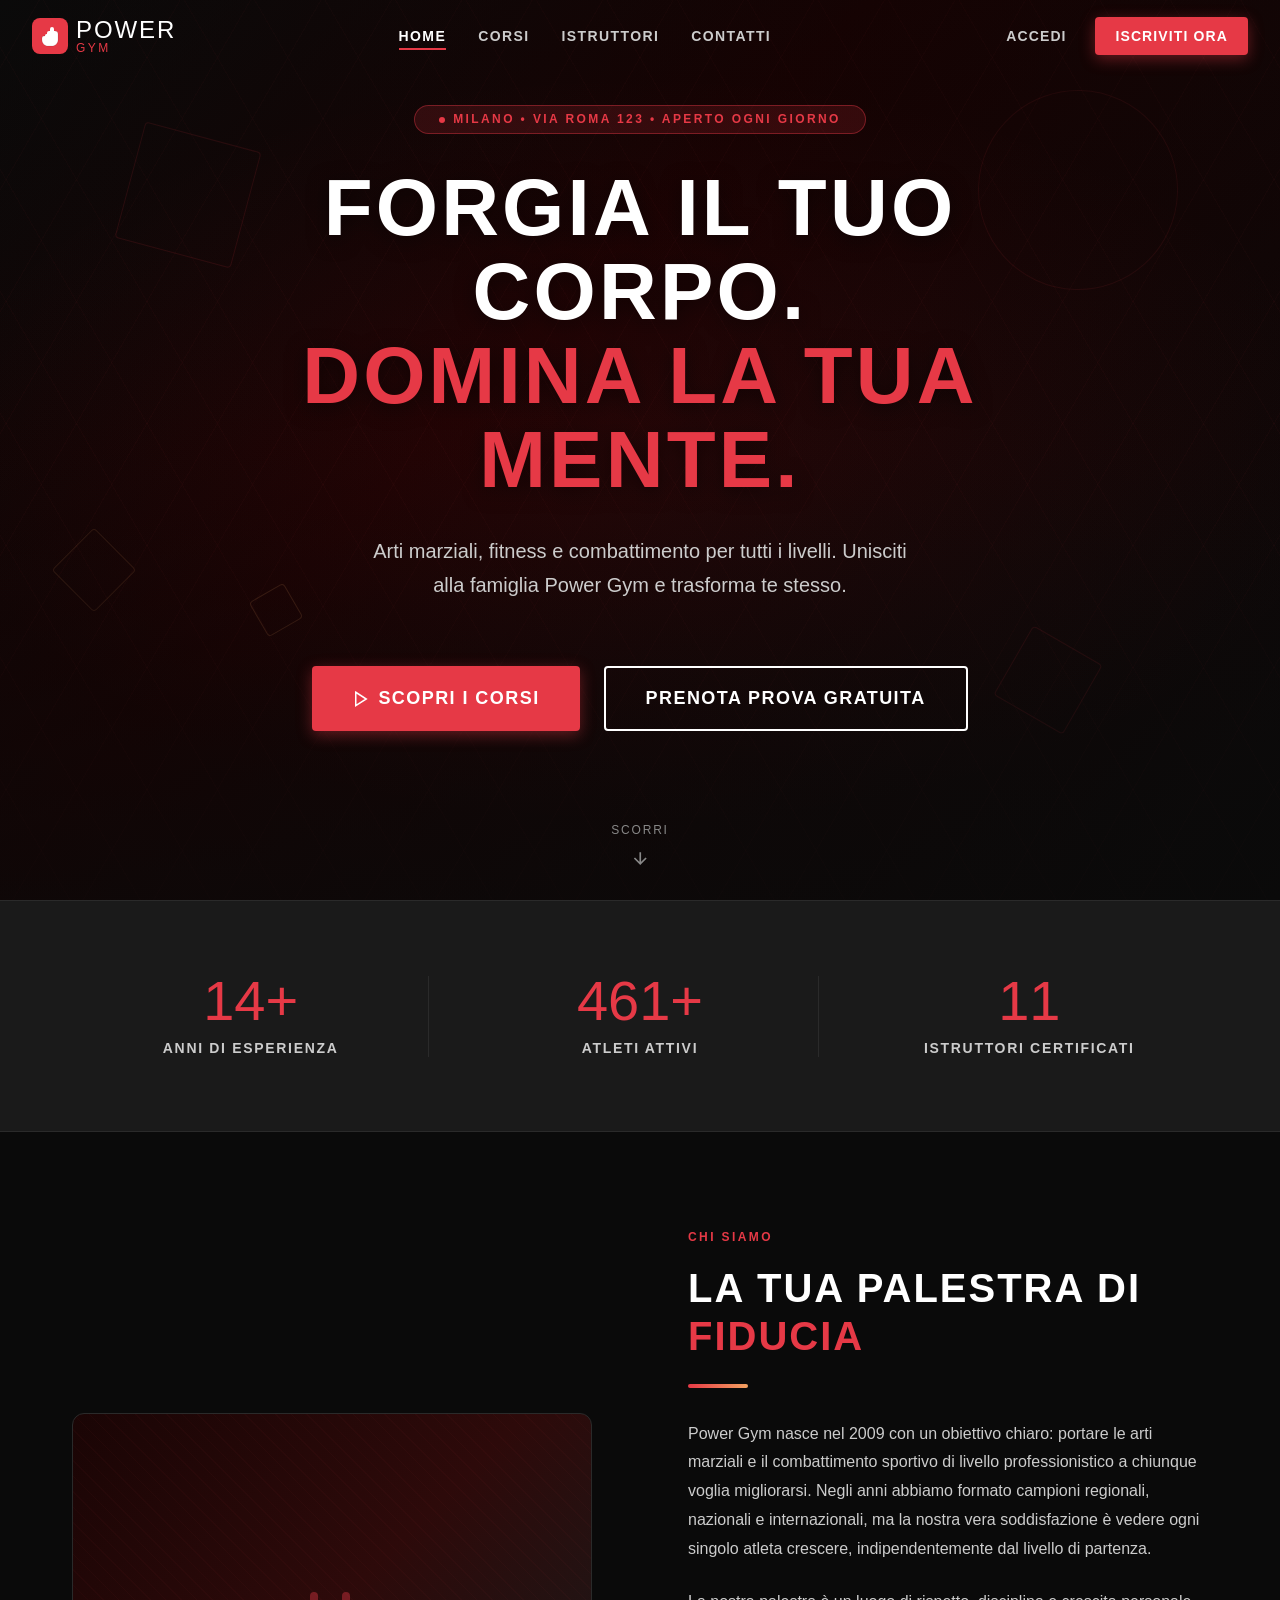
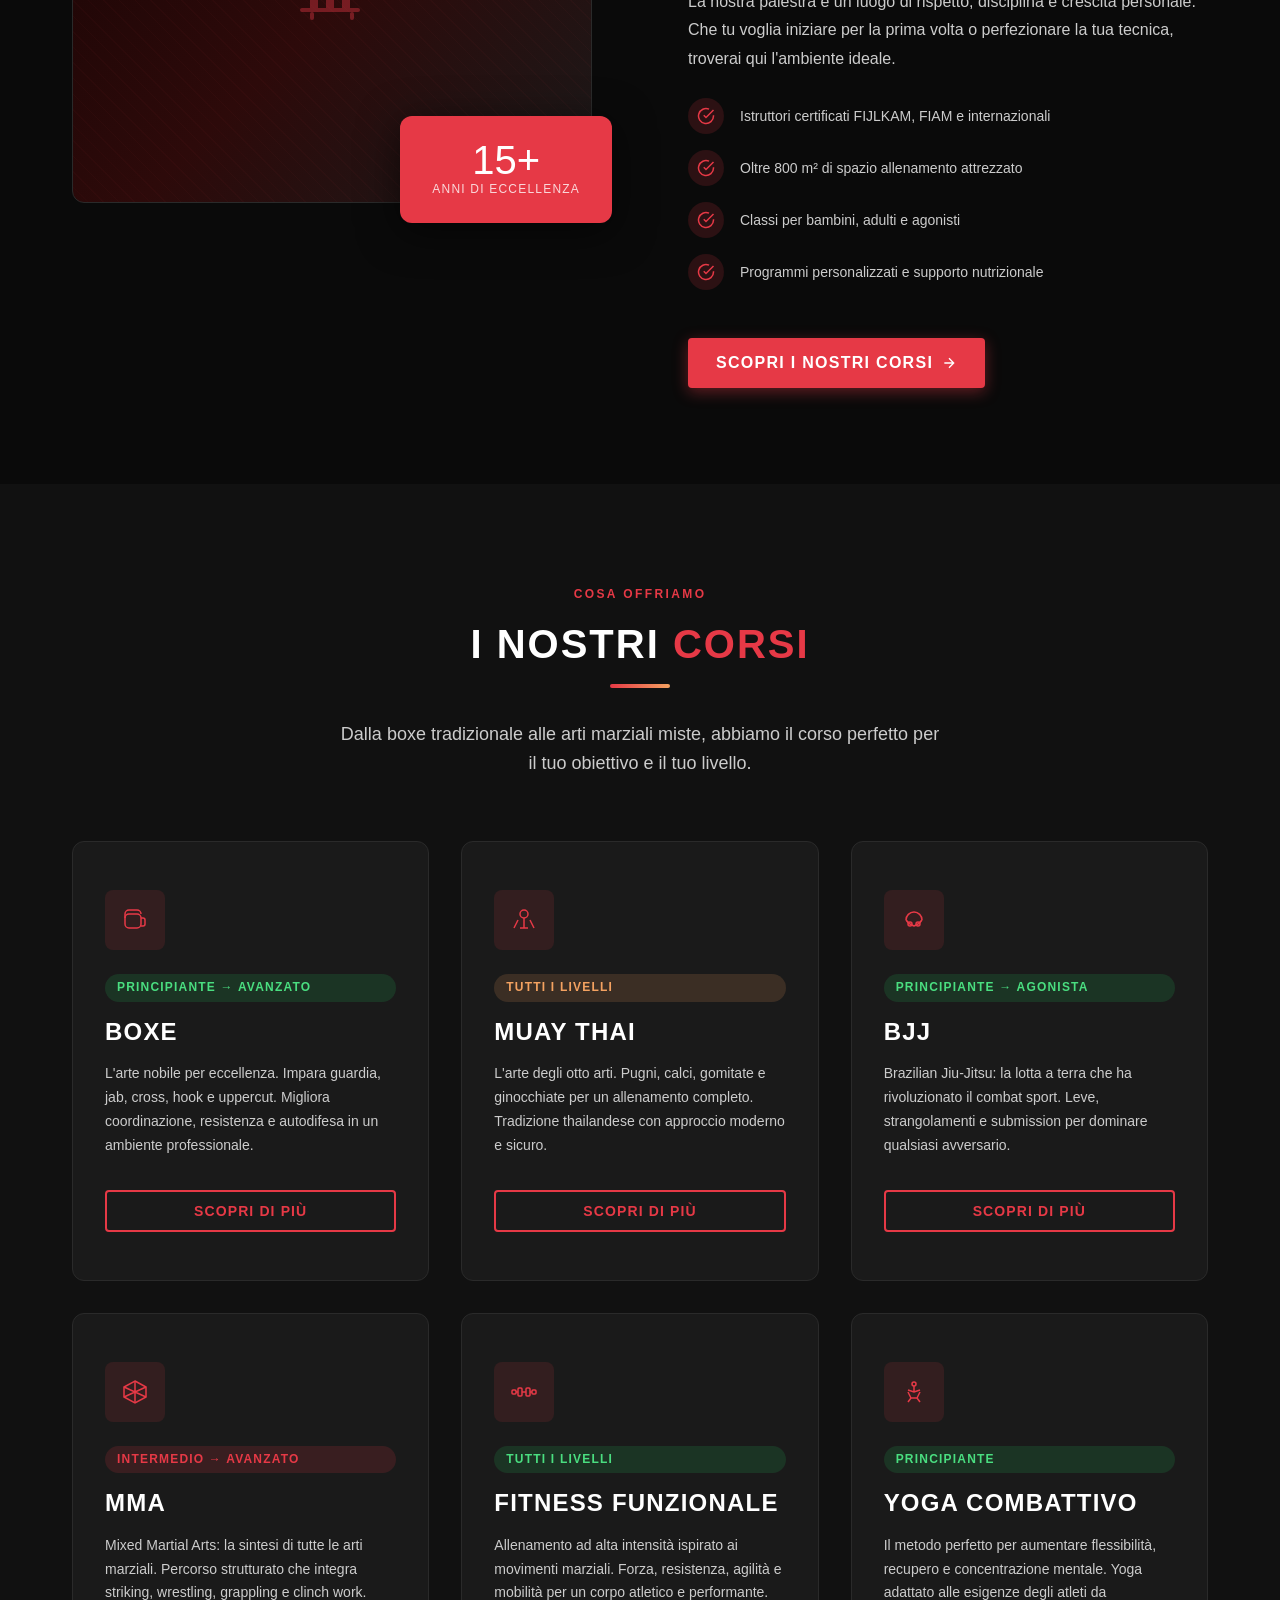
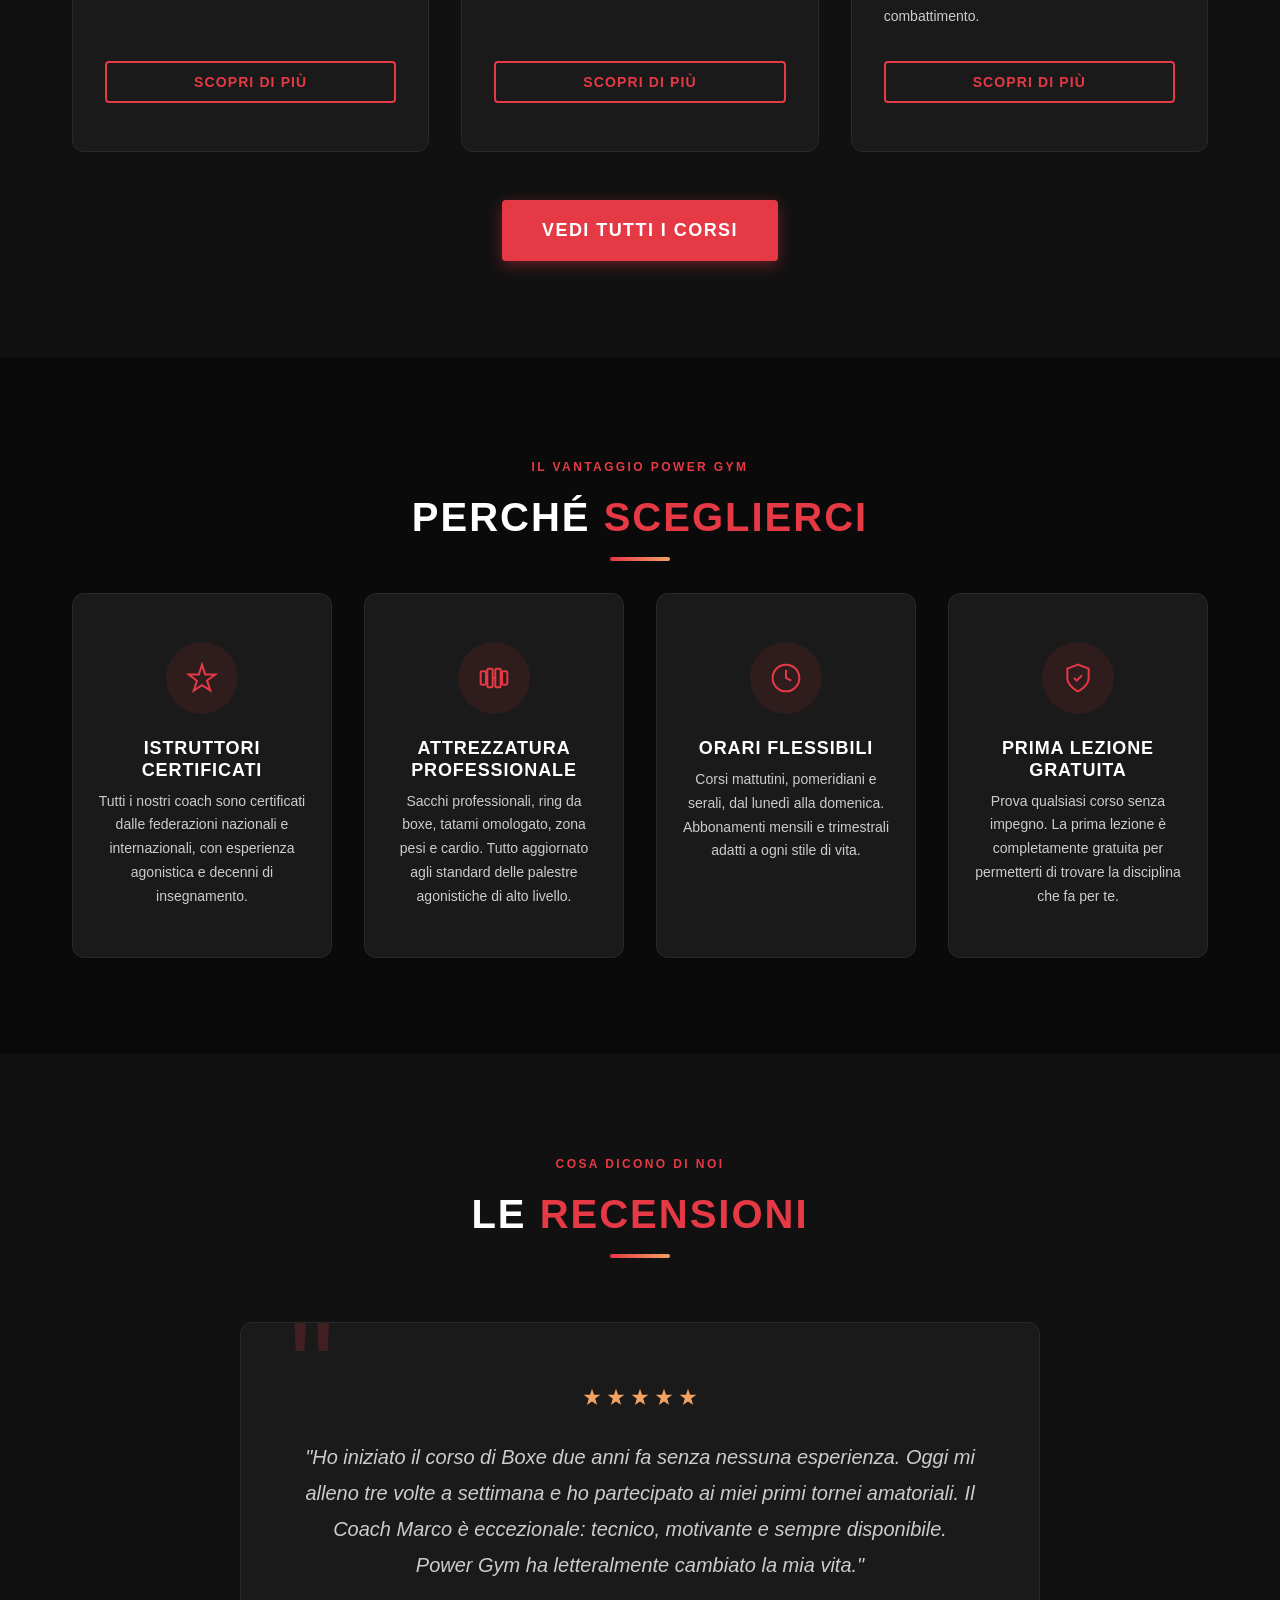
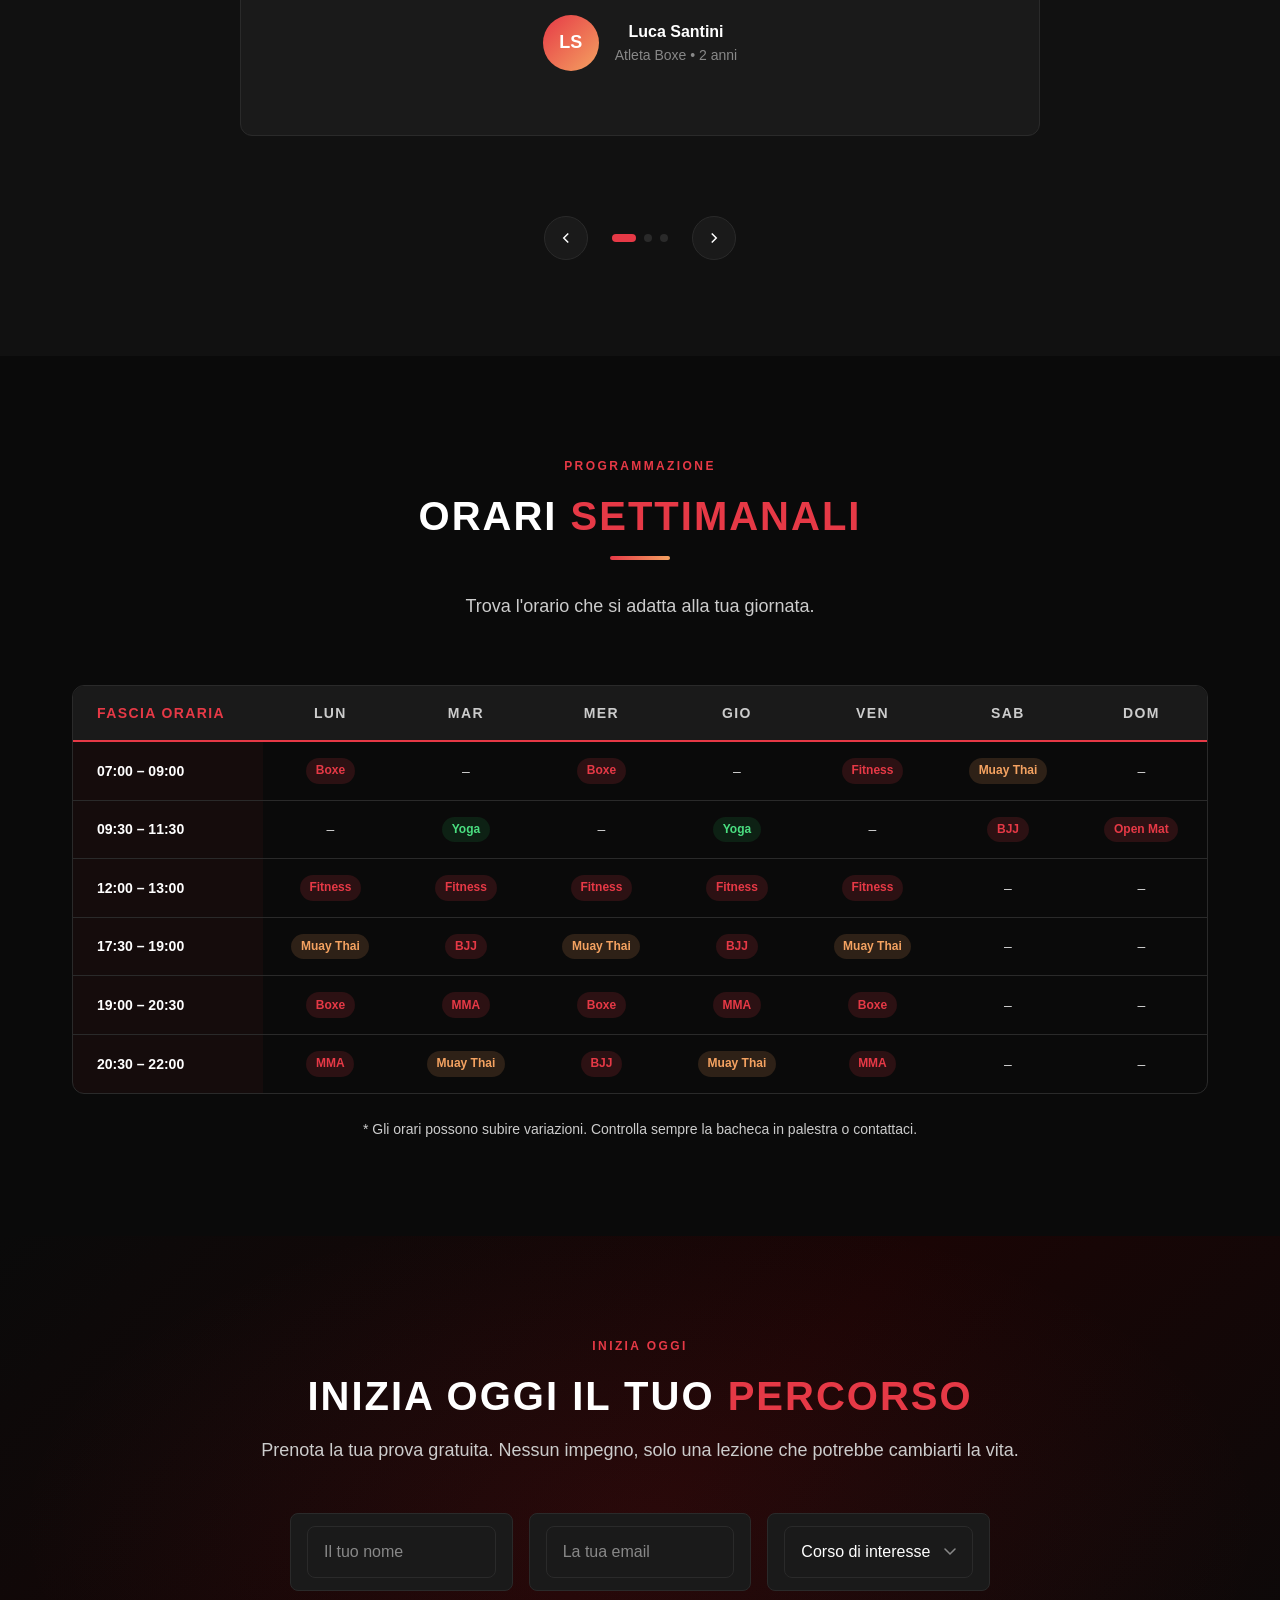
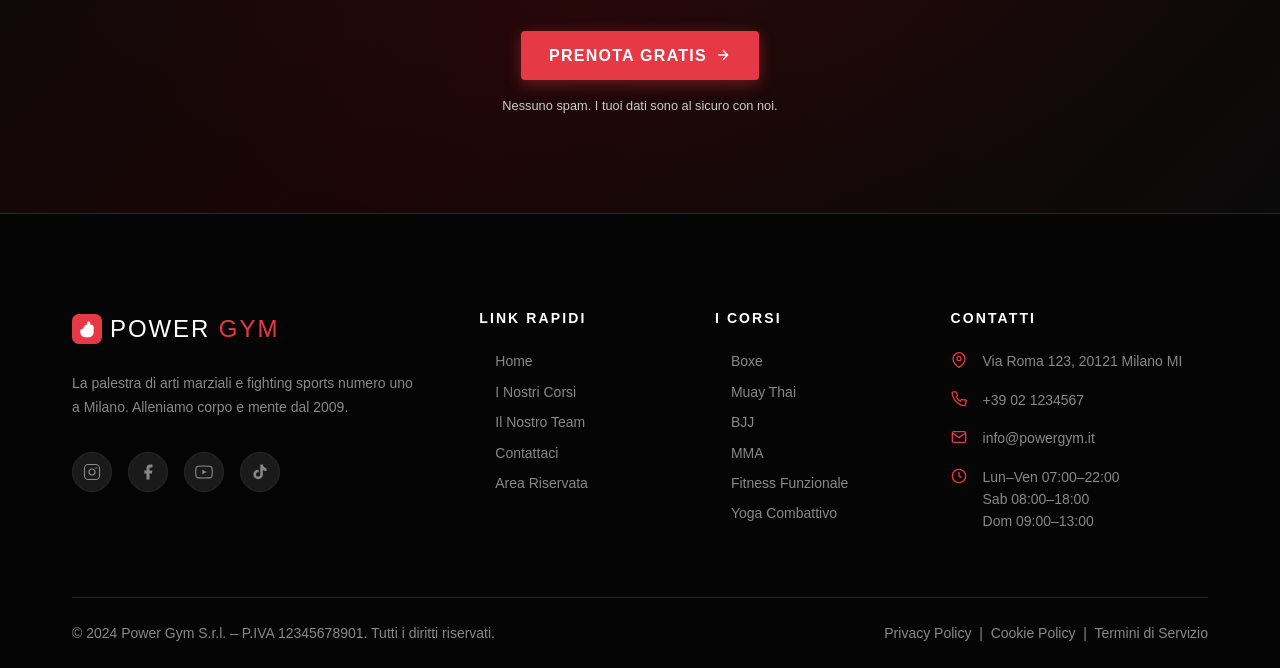
<file: index.html>
<!DOCTYPE html>
<html lang="it">
<head>
  <meta charset="UTF-8">
  <meta name="viewport" content="width=device-width, initial-scale=1.0">
  <meta name="description" content="Power Gym – Palestra di arti marziali, fitness e combattimento a Milano. Boxe, Muay Thai, BJJ, MMA e molto altro. Prima lezione gratuita!">
  <meta name="theme-color" content="#e63946">
  <title>Power Gym Milano | Arti Marziali &amp; Fighting Sports</title>
  <link rel="stylesheet" href="css/style.css">
  <link rel="stylesheet" href="css/animations.css">
  <link rel="stylesheet" href="css/responsive.css">
</head>
<body>

  <!-- ============================================================
       NAVBAR
  ============================================================ -->
  <header>
    <nav class="navbar" role="navigation" aria-label="Navigazione principale">
      <div class="navbar-inner">

        <!-- Logo -->
        <a href="index.html" class="navbar-logo" aria-label="Power Gym – Homepage">
          <!-- Inline SVG boxing glove icon -->
          <svg width="36" height="36" viewBox="0 0 36 36" fill="none" xmlns="http://www.w3.org/2000/svg" aria-hidden="true">
            <rect width="36" height="36" rx="8" fill="#e63946"/>
            <path d="M10 22c0 3.314 2.686 6 6 6h4c3.314 0 6-2.686 6-6v-6a3 3 0 0 0-3-3h-1V11a2 2 0 0 0-4 0v2h-1a2 2 0 0 0-2 2v1h-.5A1.5 1.5 0 0 0 13 17.5v.5H12a2 2 0 0 0-2 2v2z" fill="white"/>
            <path d="M13 17.5v.5H12a2 2 0 0 0-2 2v2c0 3.314 2.686 6 6 6h4c3.314 0 6-2.686 6-6v-6a3 3 0 0 0-3-3" stroke="rgba(0,0,0,0.2)" stroke-width="0.5"/>
          </svg>
          <span class="logo-text">
            <span class="logo-main">POWER</span>
            <span class="logo-sub">GYM</span>
          </span>
        </a>

        <!-- Desktop nav links -->
        <ul class="navbar-nav" role="list">
          <li><a href="index.html"       class="nav-link active">Home</a></li>
          <li><a href="corsi.html"       class="nav-link">Corsi</a></li>
          <li><a href="istruttori.html"  class="nav-link">Istruttori</a></li>
          <li><a href="contatti.html"    class="nav-link">Contatti</a></li>
        </ul>

        <!-- CTA buttons -->
        <div class="navbar-actions">
          <a href="login.html" class="btn-login" aria-label="Accedi al tuo account">ACCEDI</a>
          <a href="#cta-form"  class="btn btn-primary btn-sm">ISCRIVITI ORA</a>
        </div>

        <!-- Hamburger -->
        <button class="hamburger" aria-label="Apri menu" aria-expanded="false" aria-controls="mobile-nav">
          <span></span>
          <span></span>
          <span></span>
        </button>
      </div>
    </nav>

    <!-- Mobile navigation overlay -->
    <div id="mobile-nav" class="mobile-nav" role="dialog" aria-modal="true" aria-label="Menu mobile">
      <a href="index.html"      class="nav-link active">Home</a>
      <div class="mobile-nav-divider"></div>
      <a href="corsi.html"      class="nav-link">Corsi</a>
      <div class="mobile-nav-divider"></div>
      <a href="istruttori.html" class="nav-link">Istruttori</a>
      <div class="mobile-nav-divider"></div>
      <a href="contatti.html"   class="nav-link">Contatti</a>
      <div class="mobile-nav-actions">
        <a href="login.html"  class="btn btn-outline">ACCEDI</a>
        <a href="#cta-form"   class="btn btn-primary">ISCRIVITI ORA</a>
      </div>
    </div>
  </header>

  <main>

    <!-- ============================================================
         HERO SECTION
    ============================================================ -->
    <section class="hero" aria-label="Hero">
      <!-- Background -->
      <div class="hero-bg" aria-hidden="true"></div>

      <!-- Decorative animated shapes -->
      <div class="hero-animated-shapes" aria-hidden="true">
        <div class="hero-shape"></div>
        <div class="hero-shape"></div>
        <div class="hero-shape"></div>
        <div class="hero-shape"></div>
        <div class="hero-shape"></div>
      </div>

      <!-- Overlay -->
      <div class="hero-overlay" aria-hidden="true"></div>

      <!-- Content -->
      <div class="hero-content">
        <div class="hero-badge" aria-label="Palestra aperta">
          Milano &bull; Via Roma 123 &bull; Aperto Ogni Giorno
        </div>

        <h1 class="hero-title">
          FORGIA IL TUO CORPO.
          <span class="accent-line">DOMINA LA TUA MENTE.</span>
        </h1>

        <p class="hero-subtitle">
          Arti marziali, fitness e combattimento per tutti i livelli.
          Unisciti alla famiglia Power Gym e trasforma te stesso.
        </p>

        <div class="hero-actions">
          <a href="corsi.html" class="btn btn-primary btn-lg">
            <svg width="18" height="18" fill="none" stroke="currentColor" stroke-width="2" viewBox="0 0 24 24" aria-hidden="true"><path d="M5 3l14 9-14 9V3z"/></svg>
            SCOPRI I CORSI
          </a>
          <a href="#cta-form" class="btn btn-outline btn-lg">
            PRENOTA PROVA GRATUITA
          </a>
        </div>
      </div>

      <!-- Scroll indicator -->
      <div class="hero-scroll" aria-hidden="true">
        <span>Scorri</span>
        <svg width="20" height="20" fill="none" stroke="currentColor" stroke-width="2" viewBox="0 0 24 24">
          <path d="M12 5v14M5 12l7 7 7-7"/>
        </svg>
      </div>
    </section>

    <!-- ============================================================
         STATS BAR
    ============================================================ -->
    <section class="stats-bar" aria-label="I nostri numeri">
      <div class="container">
        <div class="stats-grid stagger-children">
          <div class="stat-item">
            <div class="stat-number" data-target="15" data-suffix="+">0+</div>
            <div class="stat-label">Anni di Esperienza</div>
          </div>
          <div class="stat-item">
            <div class="stat-number" data-target="500" data-suffix="+">0+</div>
            <div class="stat-label">Atleti Attivi</div>
          </div>
          <div class="stat-item">
            <div class="stat-number" data-target="12">0</div>
            <div class="stat-label">Istruttori Certificati</div>
          </div>
        </div>
      </div>
    </section>

    <!-- ============================================================
         CHI SIAMO
    ============================================================ -->
    <section class="about section-padding" id="chi-siamo" aria-label="Chi siamo">
      <div class="container">
        <div class="about-grid">

          <!-- Visual -->
          <div class="about-visual anim-slide-left">
            <div class="about-img-placeholder" role="img" aria-label="Palestra Power Gym">
              <svg viewBox="0 0 80 80" fill="currentColor" aria-hidden="true">
                <path d="M10 40h8v-12a4 4 0 0 1 8 0v12h8v-8h8v8h8v-12a4 4 0 0 1 8 0v12h8a2 2 0 0 1 0 4H10a2 2 0 0 1 0-4z"/>
                <rect x="18" y="44" width="4" height="8" rx="2"/>
                <rect x="58" y="44" width="4" height="8" rx="2"/>
              </svg>
            </div>
            <div class="about-badge-img">
              <div class="badge-num">15+</div>
              <div class="badge-text">Anni di Eccellenza</div>
            </div>
          </div>

          <!-- Content -->
          <div class="about-content anim-slide-right">
            <span class="section-label">Chi Siamo</span>
            <h2 class="section-title">LA TUA PALESTRA DI <span>FIDUCIA</span></h2>
            <div class="divider divider-left"></div>

            <p class="about-description">
              Power Gym nasce nel 2009 con un obiettivo chiaro: portare le arti marziali e il
              combattimento sportivo di livello professionistico a chiunque voglia migliorarsi.
              Negli anni abbiamo formato campioni regionali, nazionali e internazionali, ma la
              nostra vera soddisfazione è vedere ogni singolo atleta crescere, indipendentemente
              dal livello di partenza.
            </p>
            <p class="about-description">
              La nostra palestra è un luogo di rispetto, disciplina e crescita personale. Che tu
              voglia iniziare per la prima volta o perfezionare la tua tecnica, troverai qui
              l'ambiente ideale.
            </p>

            <ul class="about-features">
              <li class="about-feature">
                <div class="about-feature-icon" aria-hidden="true">
                  <svg width="18" height="18" fill="none" stroke="currentColor" stroke-width="2" viewBox="0 0 24 24"><path d="M22 11.08V12a10 10 0 1 1-5.93-9.14"/><polyline points="22 4 12 14.01 9 11.01"/></svg>
                </div>
                Istruttori certificati FIJLKAM, FIAM e internazionali
              </li>
              <li class="about-feature">
                <div class="about-feature-icon" aria-hidden="true">
                  <svg width="18" height="18" fill="none" stroke="currentColor" stroke-width="2" viewBox="0 0 24 24"><path d="M22 11.08V12a10 10 0 1 1-5.93-9.14"/><polyline points="22 4 12 14.01 9 11.01"/></svg>
                </div>
                Oltre 800 m² di spazio allenamento attrezzato
              </li>
              <li class="about-feature">
                <div class="about-feature-icon" aria-hidden="true">
                  <svg width="18" height="18" fill="none" stroke="currentColor" stroke-width="2" viewBox="0 0 24 24"><path d="M22 11.08V12a10 10 0 1 1-5.93-9.14"/><polyline points="22 4 12 14.01 9 11.01"/></svg>
                </div>
                Classi per bambini, adulti e agonisti
              </li>
              <li class="about-feature">
                <div class="about-feature-icon" aria-hidden="true">
                  <svg width="18" height="18" fill="none" stroke="currentColor" stroke-width="2" viewBox="0 0 24 24"><path d="M22 11.08V12a10 10 0 1 1-5.93-9.14"/><polyline points="22 4 12 14.01 9 11.01"/></svg>
                </div>
                Programmi personalizzati e supporto nutrizionale
              </li>
            </ul>

            <a href="corsi.html" class="btn btn-primary">
              SCOPRI I NOSTRI CORSI
              <svg width="16" height="16" fill="none" stroke="currentColor" stroke-width="2" viewBox="0 0 24 24" aria-hidden="true"><path d="M5 12h14M12 5l7 7-7 7"/></svg>
            </a>
          </div>

        </div>
      </div>
    </section>

    <!-- ============================================================
         I NOSTRI CORSI
    ============================================================ -->
    <section class="courses section-padding" id="corsi" aria-label="I nostri corsi">
      <div class="container">
        <div class="text-center anim-fade-up">
          <span class="section-label">Cosa Offriamo</span>
          <h2 class="section-title">I NOSTRI <span>CORSI</span></h2>
          <div class="divider"></div>
          <p class="section-subtitle">
            Dalla boxe tradizionale alle arti marziali miste, abbiamo il corso
            perfetto per il tuo obiettivo e il tuo livello.
          </p>
        </div>

        <div class="courses-grid stagger-children">

          <!-- BOXE -->
          <article class="course-card" aria-label="Corso di Boxe">
            <div class="course-icon" aria-hidden="true">
              <svg width="28" height="28" viewBox="0 0 28 28" fill="none" stroke="currentColor" stroke-width="1.5">
                <rect x="4" y="8" width="16" height="14" rx="4"/>
                <path d="M20 12h2a2 2 0 0 1 2 2v4a2 2 0 0 1-2 2h-2"/>
                <path d="M4 12V8a4 4 0 0 1 4-4h8a4 4 0 0 1 4 4"/>
              </svg>
            </div>
            <span class="course-level beginner">Principiante → Avanzato</span>
            <h3 class="course-title">BOXE</h3>
            <p class="course-desc">
              L'arte nobile per eccellenza. Impara guardia, jab, cross, hook e uppercut.
              Migliora coordinazione, resistenza e autodifesa in un ambiente professionale.
            </p>
            <a href="corsi.html#boxe" class="btn btn-outline-accent btn-sm">Scopri di più</a>
          </article>

          <!-- MUAY THAI -->
          <article class="course-card" aria-label="Corso di Muay Thai">
            <div class="course-icon" aria-hidden="true">
              <svg width="28" height="28" viewBox="0 0 28 28" fill="none" stroke="currentColor" stroke-width="1.5">
                <circle cx="14" cy="8" r="4"/>
                <path d="M8 14l-4 8M20 14l4 8M10 22h8M14 12v10"/>
              </svg>
            </div>
            <span class="course-level intermediate">Tutti i livelli</span>
            <h3 class="course-title">MUAY THAI</h3>
            <p class="course-desc">
              L'arte degli otto arti. Pugni, calci, gomitate e ginocchiate per un allenamento
              completo. Tradizione thailandese con approccio moderno e sicuro.
            </p>
            <a href="corsi.html#muaythai" class="btn btn-outline-accent btn-sm">Scopri di più</a>
          </article>

          <!-- BJJ -->
          <article class="course-card" aria-label="Corso di Brazilian Jiu-Jitsu">
            <div class="course-icon" aria-hidden="true">
              <svg width="28" height="28" viewBox="0 0 28 28" fill="none" stroke="currentColor" stroke-width="1.5">
                <path d="M6 14c0-4.4 3.6-8 8-8s8 3.6 8 8"/>
                <path d="M6 14c2 3 5 5 8 6 3-1 6-3 8-6"/>
                <circle cx="10" cy="18" r="2"/>
                <circle cx="18" cy="18" r="2"/>
              </svg>
            </div>
            <span class="course-level beginner">Principiante → Agonista</span>
            <h3 class="course-title">BJJ</h3>
            <p class="course-desc">
              Brazilian Jiu-Jitsu: la lotta a terra che ha rivoluzionato il combat sport.
              Leve, strangolamenti e submission per dominare qualsiasi avversario.
            </p>
            <a href="corsi.html#bjj" class="btn btn-outline-accent btn-sm">Scopri di più</a>
          </article>

          <!-- MMA -->
          <article class="course-card" aria-label="Corso di MMA">
            <div class="course-icon" aria-hidden="true">
              <svg width="28" height="28" viewBox="0 0 28 28" fill="none" stroke="currentColor" stroke-width="1.5">
                <polygon points="14 3 25 9 25 19 14 25 3 19 3 9"/>
                <path d="M14 3v22M3 9l22 10M25 9L3 19"/>
              </svg>
            </div>
            <span class="course-level advanced">Intermedio → Avanzato</span>
            <h3 class="course-title">MMA</h3>
            <p class="course-desc">
              Mixed Martial Arts: la sintesi di tutte le arti marziali. Percorso strutturato
              che integra striking, wrestling, grappling e clinch work.
            </p>
            <a href="corsi.html#mma" class="btn btn-outline-accent btn-sm">Scopri di più</a>
          </article>

          <!-- FITNESS FUNZIONALE -->
          <article class="course-card" aria-label="Corso di Fitness Funzionale">
            <div class="course-icon" aria-hidden="true">
              <svg width="28" height="28" viewBox="0 0 28 28" fill="none" stroke="currentColor" stroke-width="1.5">
                <rect x="2" y="12" width="4" height="4" rx="1"/>
                <rect x="22" y="12" width="4" height="4" rx="1"/>
                <rect x="8" y="10" width="4" height="8" rx="1"/>
                <rect x="16" y="10" width="4" height="8" rx="1"/>
                <line x1="6" y1="14" x2="8" y2="14"/>
                <line x1="20" y1="14" x2="22" y2="14"/>
                <line x1="12" y1="14" x2="16" y2="14"/>
              </svg>
            </div>
            <span class="course-level beginner">Tutti i livelli</span>
            <h3 class="course-title">FITNESS FUNZIONALE</h3>
            <p class="course-desc">
              Allenamento ad alta intensità ispirato ai movimenti marziali. Forza, resistenza,
              agilità e mobilità per un corpo atletico e performante.
            </p>
            <a href="corsi.html#fitness" class="btn btn-outline-accent btn-sm">Scopri di più</a>
          </article>

          <!-- YOGA COMBATTIVO -->
          <article class="course-card" aria-label="Corso di Yoga Combattivo">
            <div class="course-icon" aria-hidden="true">
              <svg width="28" height="28" viewBox="0 0 28 28" fill="none" stroke="currentColor" stroke-width="1.5">
                <circle cx="14" cy="6" r="2"/>
                <path d="M14 8v6M8 12l6 2 6-2M8 14l3 6h6l3-6"/>
                <path d="M11 20l-3 4M17 20l3 4"/>
              </svg>
            </div>
            <span class="course-level beginner">Principiante</span>
            <h3 class="course-title">YOGA COMBATTIVO</h3>
            <p class="course-desc">
              Il metodo perfetto per aumentare flessibilità, recupero e concentrazione mentale.
              Yoga adattato alle esigenze degli atleti da combattimento.
            </p>
            <a href="corsi.html#yoga" class="btn btn-outline-accent btn-sm">Scopri di più</a>
          </article>

        </div>

        <div class="text-center" style="margin-top: 3rem;">
          <a href="corsi.html" class="btn btn-primary btn-lg">VEDI TUTTI I CORSI</a>
        </div>
      </div>
    </section>

    <!-- ============================================================
         PERCHÉ SCEGLIERCI
    ============================================================ -->
    <section class="why-us section-padding" id="perche-noi" aria-label="Perché sceglierci">
      <div class="container">
        <div class="text-center anim-fade-up">
          <span class="section-label">Il Vantaggio Power Gym</span>
          <h2 class="section-title">PERCHÉ <span>SCEGLIERCI</span></h2>
          <div class="divider"></div>
        </div>

        <div class="features-grid stagger-children">

          <!-- Feature 1 -->
          <div class="feature-box">
            <div class="feature-icon" aria-hidden="true">
              <svg width="32" height="32" fill="none" stroke="currentColor" stroke-width="1.5" viewBox="0 0 24 24">
                <path d="M12 2l2.4 7.4H22l-6.2 4.5 2.4 7.4L12 17.4l-6.2 4.1 2.4-7.4L2 9.4h7.6z"/>
              </svg>
            </div>
            <h3 class="feature-title">Istruttori Certificati</h3>
            <p class="feature-text">
              Tutti i nostri coach sono certificati dalle federazioni nazionali e internazionali,
              con esperienza agonistica e decenni di insegnamento.
            </p>
          </div>

          <!-- Feature 2 -->
          <div class="feature-box">
            <div class="feature-icon" aria-hidden="true">
              <svg width="32" height="32" fill="none" stroke="currentColor" stroke-width="1.5" viewBox="0 0 24 24">
                <rect x="2" y="7" width="4" height="10" rx="1"/>
                <rect x="18" y="7" width="4" height="10" rx="1"/>
                <rect x="7" y="5" width="4" height="14" rx="1"/>
                <rect x="13" y="5" width="4" height="14" rx="1"/>
                <line x1="6" y1="12" x2="7" y2="12"/>
                <line x1="17" y1="12" x2="18" y2="12"/>
                <line x1="11" y1="12" x2="13" y2="12"/>
              </svg>
            </div>
            <h3 class="feature-title">Attrezzatura Professionale</h3>
            <p class="feature-text">
              Sacchi professionali, ring da boxe, tatami omologato, zona pesi e cardio.
              Tutto aggiornato agli standard delle palestre agonistiche di alto livello.
            </p>
          </div>

          <!-- Feature 3 -->
          <div class="feature-box">
            <div class="feature-icon" aria-hidden="true">
              <svg width="32" height="32" fill="none" stroke="currentColor" stroke-width="1.5" viewBox="0 0 24 24">
                <circle cx="12" cy="12" r="10"/>
                <polyline points="12 6 12 12 16 14"/>
              </svg>
            </div>
            <h3 class="feature-title">Orari Flessibili</h3>
            <p class="feature-text">
              Corsi mattutini, pomeridiani e serali, dal lunedì alla domenica.
              Abbonamenti mensili e trimestrali adatti a ogni stile di vita.
            </p>
          </div>

          <!-- Feature 4 -->
          <div class="feature-box">
            <div class="feature-icon" aria-hidden="true">
              <svg width="32" height="32" fill="none" stroke="currentColor" stroke-width="1.5" viewBox="0 0 24 24">
                <path d="M12 22s8-4 8-10V5l-8-3-8 3v7c0 6 8 10 8 10z"/>
                <path d="M9 12l2 2 4-4"/>
              </svg>
            </div>
            <h3 class="feature-title">Prima Lezione Gratuita</h3>
            <p class="feature-text">
              Prova qualsiasi corso senza impegno. La prima lezione è completamente gratuita
              per permetterti di trovare la disciplina che fa per te.
            </p>
          </div>

        </div>
      </div>
    </section>

    <!-- ============================================================
         TESTIMONIALS SLIDER
    ============================================================ -->
    <section class="testimonials section-padding" aria-label="Recensioni degli atleti">
      <div class="container">
        <div class="text-center anim-fade-up">
          <span class="section-label">Cosa Dicono di Noi</span>
          <h2 class="section-title">LE <span>RECENSIONI</span></h2>
          <div class="divider"></div>
        </div>

        <div class="slider-wrapper" role="region" aria-label="Carosello recensioni" aria-roledescription="carosello">
          <div class="slider-track">

            <!-- Slide 1 -->
            <div class="slide" role="group" aria-roledescription="slide" aria-label="Slide 1 di 3">
              <div class="testimonial-card">
                <div class="testimonial-stars" aria-label="5 stelle su 5">
                  <svg width="20" height="20" fill="currentColor" viewBox="0 0 24 24" aria-hidden="true"><path d="M12 2l2.4 7.4H22l-6.2 4.5 2.4 7.4L12 17.4l-6.2 4.1 2.4-7.4L2 9.4h7.6z"/></svg>
                  <svg width="20" height="20" fill="currentColor" viewBox="0 0 24 24" aria-hidden="true"><path d="M12 2l2.4 7.4H22l-6.2 4.5 2.4 7.4L12 17.4l-6.2 4.1 2.4-7.4L2 9.4h7.6z"/></svg>
                  <svg width="20" height="20" fill="currentColor" viewBox="0 0 24 24" aria-hidden="true"><path d="M12 2l2.4 7.4H22l-6.2 4.5 2.4 7.4L12 17.4l-6.2 4.1 2.4-7.4L2 9.4h7.6z"/></svg>
                  <svg width="20" height="20" fill="currentColor" viewBox="0 0 24 24" aria-hidden="true"><path d="M12 2l2.4 7.4H22l-6.2 4.5 2.4 7.4L12 17.4l-6.2 4.1 2.4-7.4L2 9.4h7.6z"/></svg>
                  <svg width="20" height="20" fill="currentColor" viewBox="0 0 24 24" aria-hidden="true"><path d="M12 2l2.4 7.4H22l-6.2 4.5 2.4 7.4L12 17.4l-6.2 4.1 2.4-7.4L2 9.4h7.6z"/></svg>
                </div>
                <blockquote class="testimonial-text">
                  "Ho iniziato il corso di Boxe due anni fa senza nessuna esperienza.
                  Oggi mi alleno tre volte a settimana e ho partecipato ai miei primi tornei amatoriali.
                  Il Coach Marco è eccezionale: tecnico, motivante e sempre disponibile.
                  Power Gym ha letteralmente cambiato la mia vita."
                </blockquote>
                <div class="testimonial-author">
                  <div class="author-avatar" aria-hidden="true">LS</div>
                  <div class="author-info">
                    <div class="author-name">Luca Santini</div>
                    <div class="author-role">Atleta Boxe &bull; 2 anni</div>
                  </div>
                </div>
              </div>
            </div>

            <!-- Slide 2 -->
            <div class="slide" role="group" aria-roledescription="slide" aria-label="Slide 2 di 3">
              <div class="testimonial-card">
                <div class="testimonial-stars" aria-label="5 stelle su 5">
                  <svg width="20" height="20" fill="currentColor" viewBox="0 0 24 24" aria-hidden="true"><path d="M12 2l2.4 7.4H22l-6.2 4.5 2.4 7.4L12 17.4l-6.2 4.1 2.4-7.4L2 9.4h7.6z"/></svg>
                  <svg width="20" height="20" fill="currentColor" viewBox="0 0 24 24" aria-hidden="true"><path d="M12 2l2.4 7.4H22l-6.2 4.5 2.4 7.4L12 17.4l-6.2 4.1 2.4-7.4L2 9.4h7.6z"/></svg>
                  <svg width="20" height="20" fill="currentColor" viewBox="0 0 24 24" aria-hidden="true"><path d="M12 2l2.4 7.4H22l-6.2 4.5 2.4 7.4L12 17.4l-6.2 4.1 2.4-7.4L2 9.4h7.6z"/></svg>
                  <svg width="20" height="20" fill="currentColor" viewBox="0 0 24 24" aria-hidden="true"><path d="M12 2l2.4 7.4H22l-6.2 4.5 2.4 7.4L12 17.4l-6.2 4.1 2.4-7.4L2 9.4h7.6z"/></svg>
                  <svg width="20" height="20" fill="currentColor" viewBox="0 0 24 24" aria-hidden="true"><path d="M12 2l2.4 7.4H22l-6.2 4.5 2.4 7.4L12 17.4l-6.2 4.1 2.4-7.4L2 9.4h7.6z"/></svg>
                </div>
                <blockquote class="testimonial-text">
                  "Come donna non ero sicura di trovare il mio spazio in una palestra di arti marziali.
                  In Power Gym mi sono sentita accolta dal primo giorno. Il Muay Thai mi ha dato forza,
                  sicurezza e una comunità meravigliosa. Consiglio assolutamente a chiunque."
                </blockquote>
                <div class="testimonial-author">
                  <div class="author-avatar" aria-hidden="true">GF</div>
                  <div class="author-info">
                    <div class="author-name">Giulia Ferrari</div>
                    <div class="author-role">Atleta Muay Thai &bull; 3 anni</div>
                  </div>
                </div>
              </div>
            </div>

            <!-- Slide 3 -->
            <div class="slide" role="group" aria-roledescription="slide" aria-label="Slide 3 di 3">
              <div class="testimonial-card">
                <div class="testimonial-stars" aria-label="5 stelle su 5">
                  <svg width="20" height="20" fill="currentColor" viewBox="0 0 24 24" aria-hidden="true"><path d="M12 2l2.4 7.4H22l-6.2 4.5 2.4 7.4L12 17.4l-6.2 4.1 2.4-7.4L2 9.4h7.6z"/></svg>
                  <svg width="20" height="20" fill="currentColor" viewBox="0 0 24 24" aria-hidden="true"><path d="M12 2l2.4 7.4H22l-6.2 4.5 2.4 7.4L12 17.4l-6.2 4.1 2.4-7.4L2 9.4h7.6z"/></svg>
                  <svg width="20" height="20" fill="currentColor" viewBox="0 0 24 24" aria-hidden="true"><path d="M12 2l2.4 7.4H22l-6.2 4.5 2.4 7.4L12 17.4l-6.2 4.1 2.4-7.4L2 9.4h7.6z"/></svg>
                  <svg width="20" height="20" fill="currentColor" viewBox="0 0 24 24" aria-hidden="true"><path d="M12 2l2.4 7.4H22l-6.2 4.5 2.4 7.4L12 17.4l-6.2 4.1 2.4-7.4L2 9.4h7.6z"/></svg>
                  <svg width="20" height="20" fill="currentColor" viewBox="0 0 24 24" aria-hidden="true"><path d="M12 2l2.4 7.4H22l-6.2 4.5 2.4 7.4L12 17.4l-6.2 4.1 2.4-7.4L2 9.4h7.6z"/></svg>
                </div>
                <blockquote class="testimonial-text">
                  "Sono qui da 4 anni e ho vinto 2 campionati regionali di BJJ. La qualità
                  dell'insegnamento è superiore a molte palestre professionistiche. Il team
                  è una vera famiglia: ci si supporta, ci si allena duro, ci si diverte.
                  Power Gym non è solo una palestra, è uno stile di vita."
                </blockquote>
                <div class="testimonial-author">
                  <div class="author-avatar" aria-hidden="true">MR</div>
                  <div class="author-info">
                    <div class="author-name">Marco Ricci</div>
                    <div class="author-role">Atleta BJJ &bull; Cintura Viola &bull; 4 anni</div>
                  </div>
                </div>
              </div>
            </div>

          </div>
        </div>

        <!-- Slider controls -->
        <div class="slider-controls" role="group" aria-label="Controlli carosello">
          <button class="slider-btn prev" aria-label="Recensione precedente" type="button">
            <svg width="18" height="18" fill="none" stroke="currentColor" stroke-width="2" viewBox="0 0 24 24" aria-hidden="true"><path d="M15 18l-6-6 6-6"/></svg>
          </button>
          <div class="slider-dots" role="group" aria-label="Selezione slide"></div>
          <button class="slider-btn next" aria-label="Recensione successiva" type="button">
            <svg width="18" height="18" fill="none" stroke="currentColor" stroke-width="2" viewBox="0 0 24 24" aria-hidden="true"><path d="M9 18l6-6-6-6"/></svg>
          </button>
        </div>

      </div>
    </section>

    <!-- ============================================================
         ORARI
    ============================================================ -->
    <section class="schedule section-padding" id="orari" aria-label="Orari settimanali">
      <div class="container">
        <div class="text-center anim-fade-up">
          <span class="section-label">Programmazione</span>
          <h2 class="section-title">ORARI <span>SETTIMANALI</span></h2>
          <div class="divider"></div>
          <p class="section-subtitle">Trova l'orario che si adatta alla tua giornata.</p>
        </div>

        <div class="schedule-table-wrapper anim-fade-up">
          <table class="schedule-table" aria-label="Tabella orari corsi settimanali">
            <caption class="sr-only">Orari dei corsi di Power Gym dalla settimana</caption>
            <thead>
              <tr>
                <th scope="col">Fascia Oraria</th>
                <th scope="col">Lun</th>
                <th scope="col">Mar</th>
                <th scope="col">Mer</th>
                <th scope="col">Gio</th>
                <th scope="col">Ven</th>
                <th scope="col">Sab</th>
                <th scope="col">Dom</th>
              </tr>
            </thead>
            <tbody>
              <tr>
                <td>07:00 – 09:00</td>
                <td><span class="schedule-pill">Boxe</span></td>
                <td>–</td>
                <td><span class="schedule-pill">Boxe</span></td>
                <td>–</td>
                <td><span class="schedule-pill">Fitness</span></td>
                <td><span class="schedule-pill orange">Muay Thai</span></td>
                <td>–</td>
              </tr>
              <tr>
                <td>09:30 – 11:30</td>
                <td>–</td>
                <td><span class="schedule-pill green">Yoga</span></td>
                <td>–</td>
                <td><span class="schedule-pill green">Yoga</span></td>
                <td>–</td>
                <td><span class="schedule-pill">BJJ</span></td>
                <td><span class="schedule-pill">Open Mat</span></td>
              </tr>
              <tr>
                <td>12:00 – 13:00</td>
                <td><span class="schedule-pill">Fitness</span></td>
                <td><span class="schedule-pill">Fitness</span></td>
                <td><span class="schedule-pill">Fitness</span></td>
                <td><span class="schedule-pill">Fitness</span></td>
                <td><span class="schedule-pill">Fitness</span></td>
                <td>–</td>
                <td>–</td>
              </tr>
              <tr>
                <td>17:30 – 19:00</td>
                <td><span class="schedule-pill orange">Muay Thai</span></td>
                <td><span class="schedule-pill">BJJ</span></td>
                <td><span class="schedule-pill orange">Muay Thai</span></td>
                <td><span class="schedule-pill">BJJ</span></td>
                <td><span class="schedule-pill orange">Muay Thai</span></td>
                <td>–</td>
                <td>–</td>
              </tr>
              <tr>
                <td>19:00 – 20:30</td>
                <td><span class="schedule-pill">Boxe</span></td>
                <td><span class="schedule-pill">MMA</span></td>
                <td><span class="schedule-pill">Boxe</span></td>
                <td><span class="schedule-pill">MMA</span></td>
                <td><span class="schedule-pill">Boxe</span></td>
                <td>–</td>
                <td>–</td>
              </tr>
              <tr>
                <td>20:30 – 22:00</td>
                <td><span class="schedule-pill">MMA</span></td>
                <td><span class="schedule-pill orange">Muay Thai</span></td>
                <td><span class="schedule-pill">BJJ</span></td>
                <td><span class="schedule-pill orange">Muay Thai</span></td>
                <td><span class="schedule-pill">MMA</span></td>
                <td>–</td>
                <td>–</td>
              </tr>
            </tbody>
          </table>
        </div>

        <p class="text-center text-muted" style="margin-top: 1.5rem; font-size: 0.875rem;">
          * Gli orari possono subire variazioni. Controlla sempre la bacheca in palestra o contattaci.
        </p>
      </div>
    </section>

    <!-- ============================================================
         CTA FINALE
    ============================================================ -->
    <section class="cta-section section-padding" id="cta-form" aria-label="Iscriviti">
      <div class="container">
        <div class="cta-content anim-fade-up">
          <span class="section-label">Inizia Oggi</span>
          <h2 class="cta-title">INIZIA OGGI IL TUO <span style="color:var(--color-accent)">PERCORSO</span></h2>
          <p class="cta-subtitle">
            Prenota la tua prova gratuita. Nessun impegno, solo una lezione che potrebbe cambiarti la vita.
          </p>

          <form id="cta-form" class="cta-form" novalidate aria-label="Form iscrizione prova gratuita">
            <div class="form-group form-input">
              <input
                type="text"
                id="cta-name"
                name="name"
                class="form-input"
                placeholder="Il tuo nome"
                data-rules="required,minLength:2"
                aria-required="true"
                aria-label="Il tuo nome"
                autocomplete="given-name"
              >
            </div>
            <div class="form-group form-input">
              <input
                type="email"
                id="cta-email"
                name="email"
                class="form-input"
                placeholder="La tua email"
                data-rules="required,email"
                aria-required="true"
                aria-label="La tua email"
                autocomplete="email"
              >
            </div>
            <div class="form-group form-input">
              <select
                id="cta-course"
                name="course"
                class="form-input form-select"
                data-rules="required"
                aria-required="true"
                aria-label="Corso di interesse"
              >
                <option value="">Corso di interesse…</option>
                <option value="boxe">Boxe</option>
                <option value="muaythai">Muay Thai</option>
                <option value="bjj">BJJ</option>
                <option value="mma">MMA</option>
                <option value="fitness">Fitness Funzionale</option>
                <option value="yoga">Yoga Combattivo</option>
              </select>
            </div>
            <button type="submit" class="btn btn-primary">
              PRENOTA GRATIS
              <svg width="16" height="16" fill="none" stroke="currentColor" stroke-width="2" viewBox="0 0 24 24" aria-hidden="true"><path d="M5 12h14M12 5l7 7-7 7"/></svg>
            </button>
          </form>

          <p class="text-muted" style="margin-top:1rem; font-size: 0.8rem;">
            Nessuno spam. I tuoi dati sono al sicuro con noi.
          </p>
        </div>
      </div>
    </section>

  </main>

  <!-- ============================================================
       FOOTER
  ============================================================ -->
  <footer class="footer" role="contentinfo">
    <div class="container">
      <div class="footer-main">

        <!-- Brand -->
        <div class="footer-brand">
          <a href="index.html" class="footer-logo" aria-label="Power Gym Homepage">
            <svg width="30" height="30" viewBox="0 0 36 36" fill="none" xmlns="http://www.w3.org/2000/svg" aria-hidden="true">
              <rect width="36" height="36" rx="8" fill="#e63946"/>
              <path d="M10 22c0 3.314 2.686 6 6 6h4c3.314 0 6-2.686 6-6v-6a3 3 0 0 0-3-3h-1V11a2 2 0 0 0-4 0v2h-1a2 2 0 0 0-2 2v1h-.5A1.5 1.5 0 0 0 13 17.5v.5H12a2 2 0 0 0-2 2v2z" fill="white"/>
            </svg>
            <span style="font-family:var(--font-heading);letter-spacing:0.08em;">POWER <span style="color:var(--color-accent)">GYM</span></span>
          </a>
          <p>
            La palestra di arti marziali e fighting sports numero uno a Milano.
            Alleniamo corpo e mente dal 2009.
          </p>
          <div class="social-links" aria-label="Social media">
            <!-- Instagram -->
            <a href="#" class="social-link" aria-label="Instagram di Power Gym">
              <svg width="18" height="18" fill="none" stroke="currentColor" stroke-width="1.5" viewBox="0 0 24 24" aria-hidden="true">
                <rect x="2" y="2" width="20" height="20" rx="5"/>
                <circle cx="12" cy="12" r="4"/>
                <circle cx="17.5" cy="6.5" r="1" fill="currentColor" stroke="none"/>
              </svg>
            </a>
            <!-- Facebook -->
            <a href="#" class="social-link" aria-label="Facebook di Power Gym">
              <svg width="18" height="18" fill="currentColor" viewBox="0 0 24 24" aria-hidden="true">
                <path d="M18 2h-3a5 5 0 0 0-5 5v3H7v4h3v8h4v-8h3l1-4h-4V7a1 1 0 0 1 1-1h3z"/>
              </svg>
            </a>
            <!-- YouTube -->
            <a href="#" class="social-link" aria-label="YouTube di Power Gym">
              <svg width="18" height="18" fill="none" stroke="currentColor" stroke-width="1.5" viewBox="0 0 24 24" aria-hidden="true">
                <path d="M22.54 6.42a2.78 2.78 0 0 0-1.95-1.96C18.88 4 12 4 12 4s-6.88 0-8.59.46A2.78 2.78 0 0 0 1.46 6.42 29 29 0 0 0 1 12a29 29 0 0 0 .46 5.58 2.78 2.78 0 0 0 1.95 1.96C5.12 20 12 20 12 20s6.88 0 8.59-.46a2.78 2.78 0 0 0 1.95-1.96A29 29 0 0 0 23 12a29 29 0 0 0-.46-5.58z"/>
                <polygon points="9.75 15.02 15.5 12 9.75 8.98 9.75 15.02" fill="currentColor" stroke="none"/>
              </svg>
            </a>
            <!-- TikTok -->
            <a href="#" class="social-link" aria-label="TikTok di Power Gym">
              <svg width="18" height="18" fill="currentColor" viewBox="0 0 24 24" aria-hidden="true">
                <path d="M19.59 6.69a4.83 4.83 0 0 1-3.77-4.25V2h-3.45v13.67a2.89 2.89 0 0 1-2.88 2.5 2.89 2.89 0 0 1-2.89-2.89 2.89 2.89 0 0 1 2.89-2.89c.28 0 .54.04.79.1V9.01a6.32 6.32 0 0 0-.79-.05 6.34 6.34 0 0 0-6.34 6.34 6.34 6.34 0 0 0 6.34 6.34 6.34 6.34 0 0 0 6.33-6.34V9.41a8.16 8.16 0 0 0 4.78 1.52V7.48a4.85 4.85 0 0 1-1.01-.79z"/>
              </svg>
            </a>
          </div>
        </div>

        <!-- Quick links -->
        <div class="footer-col">
          <h4>Link Rapidi</h4>
          <nav class="footer-links" aria-label="Link rapidi">
            <a href="index.html">Home</a>
            <a href="corsi.html">I Nostri Corsi</a>
            <a href="istruttori.html">Il Nostro Team</a>
            <a href="contatti.html">Contattaci</a>
            <a href="login.html">Area Riservata</a>
          </nav>
        </div>

        <!-- Corsi -->
        <div class="footer-col">
          <h4>I Corsi</h4>
          <nav class="footer-links" aria-label="Corsi disponibili">
            <a href="corsi.html#boxe">Boxe</a>
            <a href="corsi.html#muaythai">Muay Thai</a>
            <a href="corsi.html#bjj">BJJ</a>
            <a href="corsi.html#mma">MMA</a>
            <a href="corsi.html#fitness">Fitness Funzionale</a>
            <a href="corsi.html#yoga">Yoga Combattivo</a>
          </nav>
        </div>

        <!-- Contatti -->
        <div class="footer-col">
          <h4>Contatti</h4>
          <address class="footer-contact-list" style="font-style:normal;">
            <div class="footer-contact-item">
              <svg width="16" height="16" fill="none" stroke="currentColor" stroke-width="2" viewBox="0 0 24 24" aria-hidden="true"><path d="M21 10c0 7-9 13-9 13s-9-6-9-13a9 9 0 0 1 18 0z"/><circle cx="12" cy="10" r="3"/></svg>
              <span>Via Roma 123, 20121 Milano MI</span>
            </div>
            <div class="footer-contact-item">
              <svg width="16" height="16" fill="none" stroke="currentColor" stroke-width="2" viewBox="0 0 24 24" aria-hidden="true"><path d="M22 16.92v3a2 2 0 0 1-2.18 2 19.79 19.79 0 0 1-8.63-3.07A19.5 19.5 0 0 1 4.69 12a19.79 19.79 0 0 1-3.07-8.67A2 2 0 0 1 3.6 1.26h3a2 2 0 0 1 2 1.72 12.84 12.84 0 0 0 .7 2.81 2 2 0 0 1-.45 2.11L7.91 8.93a16 16 0 0 0 6.16 6.16l1-1.88a2 2 0 0 1 2.11-.45 12.84 12.84 0 0 0 2.81.7A2 2 0 0 1 22 16.92z"/></svg>
              <a href="tel:+390212345678">+39 02 1234567</a>
            </div>
            <div class="footer-contact-item">
              <svg width="16" height="16" fill="none" stroke="currentColor" stroke-width="2" viewBox="0 0 24 24" aria-hidden="true"><path d="M4 4h16c1.1 0 2 .9 2 2v12c0 1.1-.9 2-2 2H4c-1.1 0-2-.9-2-2V6c0-1.1.9-2 2-2z"/><polyline points="22,6 12,13 2,6"/></svg>
              <a href="mailto:info@powergym.it">info@powergym.it</a>
            </div>
            <div class="footer-contact-item">
              <svg width="16" height="16" fill="none" stroke="currentColor" stroke-width="2" viewBox="0 0 24 24" aria-hidden="true"><circle cx="12" cy="12" r="10"/><polyline points="12 6 12 12 16 14"/></svg>
              <span>Lun–Ven 07:00–22:00<br>Sab 08:00–18:00<br>Dom 09:00–13:00</span>
            </div>
          </address>
        </div>

      </div>

      <!-- Footer bottom -->
      <div class="footer-bottom">
        <p>&copy; 2024 Power Gym S.r.l. – P.IVA 12345678901. Tutti i diritti riservati.</p>
        <nav aria-label="Link legali">
          <a href="#">Privacy Policy</a> &nbsp;|&nbsp;
          <a href="#">Cookie Policy</a> &nbsp;|&nbsp;
          <a href="#">Termini di Servizio</a>
        </nav>
      </div>
    </div>
  </footer>

  <!-- Scroll-to-top button -->
  <button class="scroll-top" aria-label="Torna in cima alla pagina" type="button">
    <svg width="20" height="20" fill="none" stroke="currentColor" stroke-width="2.5" viewBox="0 0 24 24" aria-hidden="true">
      <path d="M12 19V5M5 12l7-7 7 7"/>
    </svg>
  </button>

  <!-- Scripts (non-blocking) -->
  <script src="js/main.js" defer></script>
  <script src="js/slider.js" defer></script>
  <script src="js/form-validation.js" defer></script>
</body>
</html>
</file>
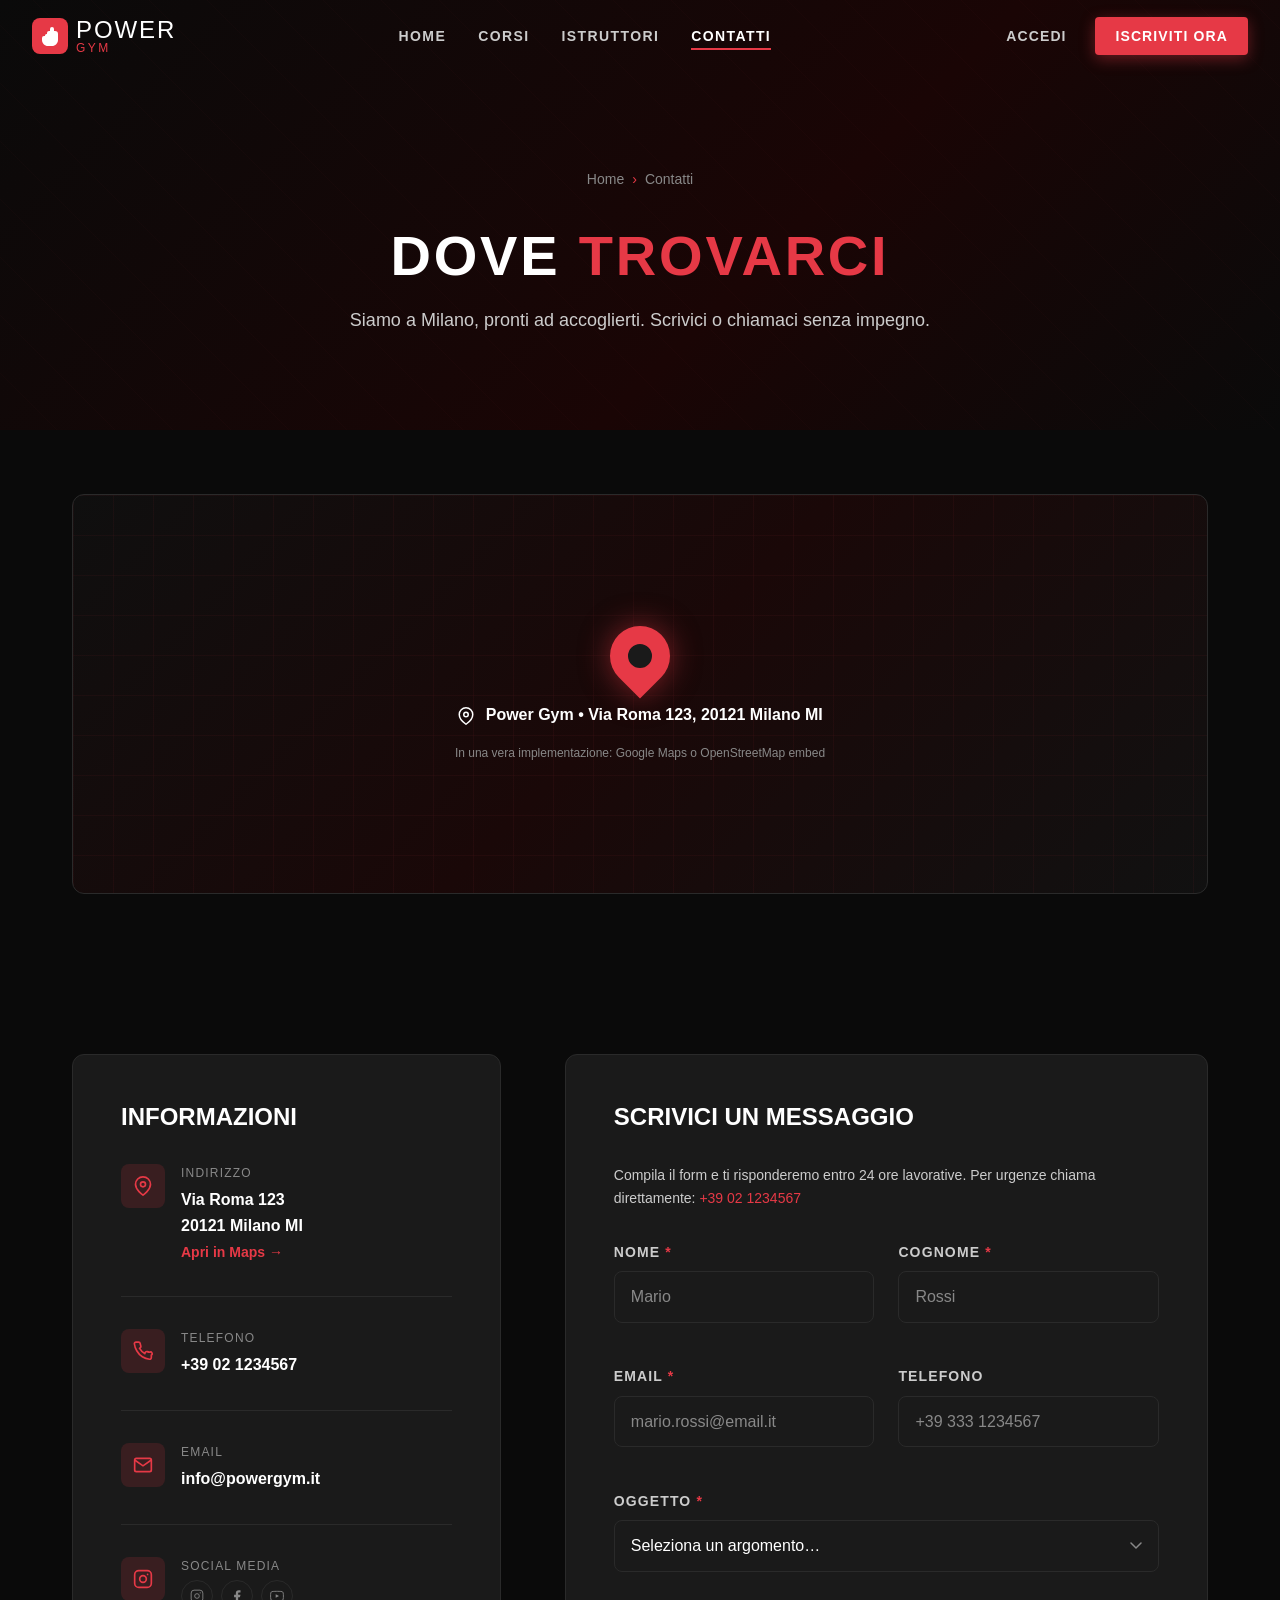
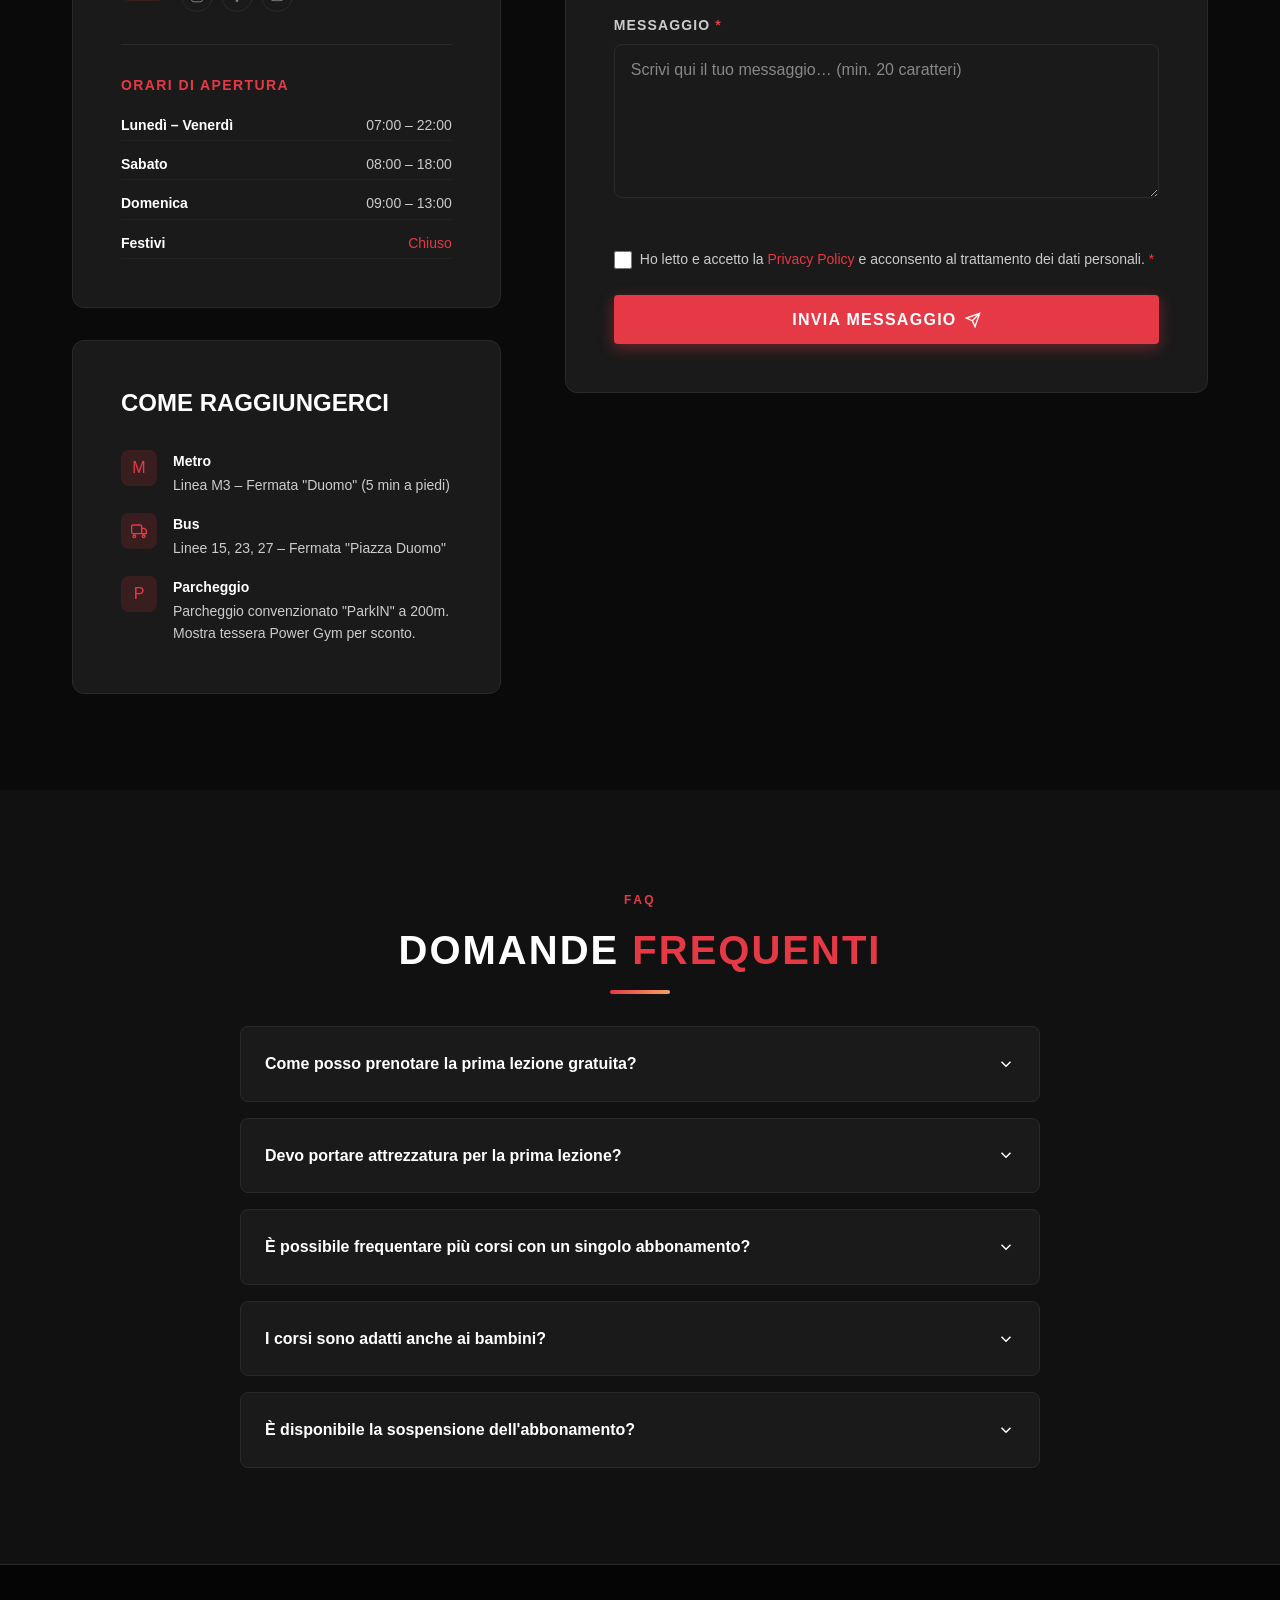
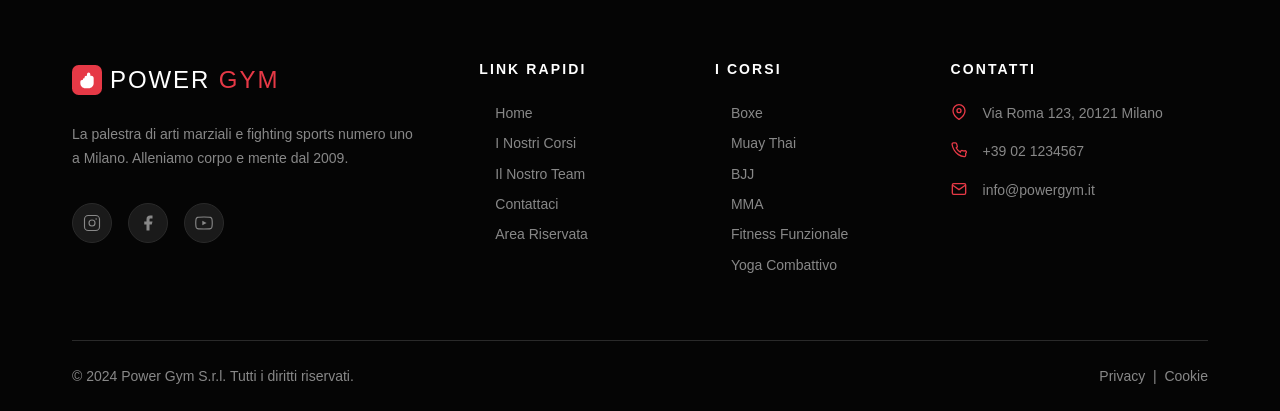
<file: contatti.html>
<!DOCTYPE html>
<html lang="it">
<head>
  <meta charset="UTF-8">
  <meta name="viewport" content="width=device-width, initial-scale=1.0">
  <meta name="description" content="Contatta Power Gym Milano. Siamo in Via Roma 123, Milano. Telefono: +39 02 1234567. Compila il form per richiedere informazioni o prenotare la prima lezione gratuita.">
  <meta name="theme-color" content="#e63946">
  <title>Contatti | Power Gym Milano</title>
  <link rel="stylesheet" href="css/style.css">
  <link rel="stylesheet" href="css/animations.css">
  <link rel="stylesheet" href="css/responsive.css">
</head>
<body>

  <!-- NAVBAR -->
  <header>
    <nav class="navbar" role="navigation" aria-label="Navigazione principale">
      <div class="navbar-inner">
        <a href="index.html" class="navbar-logo" aria-label="Power Gym – Homepage">
          <svg width="36" height="36" viewBox="0 0 36 36" fill="none" xmlns="http://www.w3.org/2000/svg" aria-hidden="true">
            <rect width="36" height="36" rx="8" fill="#e63946"/>
            <path d="M10 22c0 3.314 2.686 6 6 6h4c3.314 0 6-2.686 6-6v-6a3 3 0 0 0-3-3h-1V11a2 2 0 0 0-4 0v2h-1a2 2 0 0 0-2 2v1h-.5A1.5 1.5 0 0 0 13 17.5v.5H12a2 2 0 0 0-2 2v2z" fill="white"/>
          </svg>
          <span class="logo-text">
            <span class="logo-main">POWER</span>
            <span class="logo-sub">GYM</span>
          </span>
        </a>

        <ul class="navbar-nav" role="list">
          <li><a href="index.html"       class="nav-link">Home</a></li>
          <li><a href="corsi.html"       class="nav-link">Corsi</a></li>
          <li><a href="istruttori.html"  class="nav-link">Istruttori</a></li>
          <li><a href="contatti.html"    class="nav-link active">Contatti</a></li>
        </ul>

        <div class="navbar-actions">
          <a href="login.html" class="btn-login">ACCEDI</a>
          <a href="index.html#cta-form" class="btn btn-primary btn-sm">ISCRIVITI ORA</a>
        </div>

        <button class="hamburger" aria-label="Apri menu" aria-expanded="false" aria-controls="mobile-nav">
          <span></span><span></span><span></span>
        </button>
      </div>
    </nav>

    <div id="mobile-nav" class="mobile-nav" role="dialog" aria-modal="true" aria-label="Menu mobile">
      <a href="index.html"      class="nav-link">Home</a>
      <div class="mobile-nav-divider"></div>
      <a href="corsi.html"      class="nav-link">Corsi</a>
      <div class="mobile-nav-divider"></div>
      <a href="istruttori.html" class="nav-link">Istruttori</a>
      <div class="mobile-nav-divider"></div>
      <a href="contatti.html"   class="nav-link active">Contatti</a>
      <div class="mobile-nav-actions">
        <a href="login.html"          class="btn btn-outline">ACCEDI</a>
        <a href="index.html#cta-form" class="btn btn-primary">ISCRIVITI ORA</a>
      </div>
    </div>
  </header>

  <main>

    <!-- PAGE HEADER -->
    <section class="page-header" aria-label="Intestazione pagina contatti">
      <div class="container page-header-content">
        <nav class="breadcrumb" aria-label="Breadcrumb">
          <a href="index.html">Home</a>
          <span class="breadcrumb-sep" aria-hidden="true">›</span>
          <span aria-current="page">Contatti</span>
        </nav>
        <h1>DOVE <span>TROVARCI</span></h1>
        <p>Siamo a Milano, pronti ad accoglierti. Scrivici o chiamaci senza impegno.</p>
      </div>
    </section>

    <!-- MAP PLACEHOLDER -->
    <section aria-label="Mappa posizione palestra">
      <div class="container" style="padding-top: var(--space-3xl);">
        <div class="map-placeholder anim-fade-up" role="img" aria-label="Mappa della posizione di Power Gym in Via Roma 123, Milano">
          <div class="map-pin" aria-hidden="true"></div>
          <p class="map-label">
            <svg width="18" height="18" fill="none" stroke="currentColor" stroke-width="2" viewBox="0 0 24 24" aria-hidden="true" style="display:inline;vertical-align:middle;margin-right:6px;"><path d="M21 10c0 7-9 13-9 13s-9-6-9-13a9 9 0 0 1 18 0z"/><circle cx="12" cy="10" r="3"/></svg>
            Power Gym &bull; Via Roma 123, 20121 Milano MI
          </p>
          <p style="font-size:var(--fs-xs);color:var(--color-text-dim);">In una vera implementazione: Google Maps o OpenStreetMap embed</p>
        </div>
      </div>
    </section>

    <!-- CONTACT CONTENT -->
    <section class="section-padding" aria-label="Informazioni di contatto e form">
      <div class="container">

        <div class="contact-layout">

          <!-- Left: Contact info + hours -->
          <aside aria-label="Informazioni di contatto">

            <!-- Contact details card -->
            <div class="contact-info anim-slide-left">
              <h3>Informazioni</h3>

              <div class="contact-detail">
                <div class="contact-icon" aria-hidden="true">
                  <svg width="20" height="20" fill="none" stroke="currentColor" stroke-width="2" viewBox="0 0 24 24">
                    <path d="M21 10c0 7-9 13-9 13s-9-6-9-13a9 9 0 0 1 18 0z"/>
                    <circle cx="12" cy="10" r="3"/>
                  </svg>
                </div>
                <div class="contact-detail-content">
                  <div class="label">Indirizzo</div>
                  <div class="value">
                    Via Roma 123<br>
                    20121 Milano MI<br>
                    <a href="https://maps.google.com" target="_blank" rel="noopener noreferrer" style="color:var(--color-accent);font-size:var(--fs-sm);">Apri in Maps →</a>
                  </div>
                </div>
              </div>

              <div class="contact-detail">
                <div class="contact-icon" aria-hidden="true">
                  <svg width="20" height="20" fill="none" stroke="currentColor" stroke-width="2" viewBox="0 0 24 24">
                    <path d="M22 16.92v3a2 2 0 0 1-2.18 2 19.79 19.79 0 0 1-8.63-3.07A19.5 19.5 0 0 1 4.69 12a19.79 19.79 0 0 1-3.07-8.67A2 2 0 0 1 3.6 1.26h3a2 2 0 0 1 2 1.72 12.84 12.84 0 0 0 .7 2.81 2 2 0 0 1-.45 2.11L7.91 8.93a16 16 0 0 0 6.16 6.16l1-1.88a2 2 0 0 1 2.11-.45 12.84 12.84 0 0 0 2.81.7A2 2 0 0 1 22 16.92z"/>
                  </svg>
                </div>
                <div class="contact-detail-content">
                  <div class="label">Telefono</div>
                  <div class="value">
                    <a href="tel:+390212345678" style="color:var(--color-text);">+39 02 1234567</a>
                  </div>
                </div>
              </div>

              <div class="contact-detail">
                <div class="contact-icon" aria-hidden="true">
                  <svg width="20" height="20" fill="none" stroke="currentColor" stroke-width="2" viewBox="0 0 24 24">
                    <path d="M4 4h16c1.1 0 2 .9 2 2v12c0 1.1-.9 2-2 2H4c-1.1 0-2-.9-2-2V6c0-1.1.9-2 2-2z"/>
                    <polyline points="22,6 12,13 2,6"/>
                  </svg>
                </div>
                <div class="contact-detail-content">
                  <div class="label">Email</div>
                  <div class="value">
                    <a href="mailto:info@powergym.it" style="color:var(--color-text);">info@powergym.it</a>
                  </div>
                </div>
              </div>

              <div class="contact-detail">
                <div class="contact-icon" aria-hidden="true">
                  <svg width="20" height="20" fill="none" stroke="currentColor" stroke-width="2" viewBox="0 0 24 24">
                    <rect x="2" y="2" width="20" height="20" rx="5"/>
                    <circle cx="12" cy="12" r="4"/>
                    <circle cx="17.5" cy="6.5" r="1" fill="currentColor" stroke="none"/>
                  </svg>
                </div>
                <div class="contact-detail-content">
                  <div class="label">Social Media</div>
                  <div class="value">
                    <div style="display:flex;gap:var(--space-sm);margin-top:var(--space-xs);">
                      <a href="#" class="social-link" style="width:32px;height:32px;" aria-label="Instagram di Power Gym">
                        <svg width="14" height="14" fill="none" stroke="currentColor" stroke-width="1.5" viewBox="0 0 24 24" aria-hidden="true"><rect x="2" y="2" width="20" height="20" rx="5"/><circle cx="12" cy="12" r="4"/><circle cx="17.5" cy="6.5" r="1" fill="currentColor" stroke="none"/></svg>
                      </a>
                      <a href="#" class="social-link" style="width:32px;height:32px;" aria-label="Facebook di Power Gym">
                        <svg width="14" height="14" fill="currentColor" viewBox="0 0 24 24" aria-hidden="true"><path d="M18 2h-3a5 5 0 0 0-5 5v3H7v4h3v8h4v-8h3l1-4h-4V7a1 1 0 0 1 1-1h3z"/></svg>
                      </a>
                      <a href="#" class="social-link" style="width:32px;height:32px;" aria-label="YouTube di Power Gym">
                        <svg width="14" height="14" fill="none" stroke="currentColor" stroke-width="1.5" viewBox="0 0 24 24" aria-hidden="true"><path d="M22.54 6.42a2.78 2.78 0 0 0-1.95-1.96C18.88 4 12 4 12 4s-6.88 0-8.59.46A2.78 2.78 0 0 0 1.46 6.42 29 29 0 0 0 1 12a29 29 0 0 0 .46 5.58 2.78 2.78 0 0 0 1.95 1.96C5.12 20 12 20 12 20s6.88 0 8.59-.46a2.78 2.78 0 0 0 1.95-1.96A29 29 0 0 0 23 12a29 29 0 0 0-.46-5.58z"/><polygon points="9.75 15.02 15.5 12 9.75 8.98 9.75 15.02" fill="currentColor" stroke="none"/></svg>
                      </a>
                    </div>
                  </div>
                </div>
              </div>

              <!-- Opening hours -->
              <div class="contact-hours" style="margin-top: var(--space-xl);">
                <h4>Orari di Apertura</h4>
                <div class="hours-grid">
                  <div class="hours-row">
                    <span class="day">Lunedì – Venerdì</span>
                    <span>07:00 – 22:00</span>
                  </div>
                  <div class="hours-row">
                    <span class="day">Sabato</span>
                    <span>08:00 – 18:00</span>
                  </div>
                  <div class="hours-row">
                    <span class="day">Domenica</span>
                    <span>09:00 – 13:00</span>
                  </div>
                  <div class="hours-row">
                    <span class="day">Festivi</span>
                    <span style="color:var(--color-accent);">Chiuso</span>
                  </div>
                </div>
              </div>

            </div><!-- /.contact-info -->

            <!-- How to reach us -->
            <div class="contact-info anim-slide-left" style="margin-top:var(--space-xl);">
              <h3>Come Raggiungerci</h3>
              <ul style="display:flex;flex-direction:column;gap:var(--space-md);">
                <li style="display:flex;align-items:flex-start;gap:var(--space-md);">
                  <div style="width:36px;height:36px;background:rgba(230,57,70,0.15);border-radius:var(--radius-md);display:flex;align-items:center;justify-content:center;flex-shrink:0;color:var(--color-accent);">M</div>
                  <div>
                    <div style="font-weight:700;font-size:var(--fs-sm);margin-bottom:2px;">Metro</div>
                    <div style="font-size:var(--fs-sm);color:var(--color-text-muted);">Linea M3 – Fermata "Duomo" (5 min a piedi)</div>
                  </div>
                </li>
                <li style="display:flex;align-items:flex-start;gap:var(--space-md);">
                  <div style="width:36px;height:36px;background:rgba(230,57,70,0.15);border-radius:var(--radius-md);display:flex;align-items:center;justify-content:center;flex-shrink:0;color:var(--color-accent);">
                    <svg width="16" height="16" fill="none" stroke="currentColor" stroke-width="2" viewBox="0 0 24 24" aria-hidden="true"><rect x="1" y="3" width="15" height="13" rx="2"/><path d="M16 8h4l3 3v5h-7V8zM5 18a2 2 0 1 0 0 4 2 2 0 0 0 0-4zM19 18a2 2 0 1 0 0 4 2 2 0 0 0 0-4z"/></svg>
                  </div>
                  <div>
                    <div style="font-weight:700;font-size:var(--fs-sm);margin-bottom:2px;">Bus</div>
                    <div style="font-size:var(--fs-sm);color:var(--color-text-muted);">Linee 15, 23, 27 – Fermata "Piazza Duomo"</div>
                  </div>
                </li>
                <li style="display:flex;align-items:flex-start;gap:var(--space-md);">
                  <div style="width:36px;height:36px;background:rgba(230,57,70,0.15);border-radius:var(--radius-md);display:flex;align-items:center;justify-content:center;flex-shrink:0;color:var(--color-accent);">P</div>
                  <div>
                    <div style="font-weight:700;font-size:var(--fs-sm);margin-bottom:2px;">Parcheggio</div>
                    <div style="font-size:var(--fs-sm);color:var(--color-text-muted);">Parcheggio convenzionato "ParkIN" a 200m. Mostra tessera Power Gym per sconto.</div>
                  </div>
                </li>
              </ul>
            </div>

          </aside>

          <!-- Right: Contact form -->
          <div class="contact-form-wrapper anim-slide-right">
            <h3>Scrivici un Messaggio</h3>
            <p style="color:var(--color-text-muted);font-size:var(--fs-sm);margin-bottom:var(--space-xl);">
              Compila il form e ti risponderemo entro 24 ore lavorative.
              Per urgenze chiama direttamente: <a href="tel:+390212345678" style="color:var(--color-accent);">+39 02 1234567</a>
            </p>

            <form id="contact-form" novalidate aria-label="Form di contatto">

              <div class="form-row">
                <div class="form-group">
                  <label for="contact-nome" class="form-label">Nome <span aria-hidden="true" style="color:var(--color-accent)">*</span></label>
                  <input
                    type="text"
                    id="contact-nome"
                    name="nome"
                    class="form-input"
                    placeholder="Mario"
                    data-rules="required,minLength:2"
                    aria-required="true"
                    autocomplete="given-name"
                  >
                  <span class="form-error" role="alert" aria-live="polite"></span>
                </div>
                <div class="form-group">
                  <label for="contact-cognome" class="form-label">Cognome <span aria-hidden="true" style="color:var(--color-accent)">*</span></label>
                  <input
                    type="text"
                    id="contact-cognome"
                    name="cognome"
                    class="form-input"
                    placeholder="Rossi"
                    data-rules="required,minLength:2"
                    aria-required="true"
                    autocomplete="family-name"
                  >
                  <span class="form-error" role="alert" aria-live="polite"></span>
                </div>
              </div>

              <div class="form-row">
                <div class="form-group">
                  <label for="contact-email" class="form-label">Email <span aria-hidden="true" style="color:var(--color-accent)">*</span></label>
                  <input
                    type="email"
                    id="contact-email"
                    name="email"
                    class="form-input"
                    placeholder="mario.rossi@email.it"
                    data-rules="required,email"
                    aria-required="true"
                    autocomplete="email"
                  >
                  <span class="form-error" role="alert" aria-live="polite"></span>
                </div>
                <div class="form-group">
                  <label for="contact-telefono" class="form-label">Telefono</label>
                  <input
                    type="tel"
                    id="contact-telefono"
                    name="telefono"
                    class="form-input"
                    placeholder="+39 333 1234567"
                    data-rules="phone"
                    autocomplete="tel"
                  >
                  <span class="form-error" role="alert" aria-live="polite"></span>
                </div>
              </div>

              <div class="form-group">
                <label for="contact-oggetto" class="form-label">Oggetto <span aria-hidden="true" style="color:var(--color-accent)">*</span></label>
                <select
                  id="contact-oggetto"
                  name="oggetto"
                  class="form-input form-select"
                  data-rules="required"
                  aria-required="true"
                >
                  <option value="">Seleziona un argomento…</option>
                  <option value="info-corsi">Informazioni sui Corsi</option>
                  <option value="prova-gratuita">Prenota Prova Gratuita</option>
                  <option value="abbonamento">Abbonamenti e Prezzi</option>
                  <option value="istruttori">Informazioni sul Team</option>
                  <option value="eventi">Eventi e Gare</option>
                  <option value="altro">Altro</option>
                </select>
                <span class="form-error" role="alert" aria-live="polite"></span>
              </div>

              <div class="form-group">
                <label for="contact-messaggio" class="form-label">Messaggio <span aria-hidden="true" style="color:var(--color-accent)">*</span></label>
                <textarea
                  id="contact-messaggio"
                  name="messaggio"
                  class="form-input form-textarea"
                  placeholder="Scrivi qui il tuo messaggio… (min. 20 caratteri)"
                  data-rules="required,minLength:20"
                  aria-required="true"
                  rows="5"
                ></textarea>
                <span class="form-error" role="alert" aria-live="polite"></span>
              </div>

              <div class="form-group">
                <label class="checkbox-group">
                  <input type="checkbox" id="contact-privacy" name="privacy" required>
                  <span style="font-size:var(--fs-sm);color:var(--color-text-muted);">
                    Ho letto e accetto la
                    <a href="#" style="color:var(--color-accent);">Privacy Policy</a>
                    e acconsento al trattamento dei dati personali.
                    <span aria-hidden="true" style="color:var(--color-accent)">*</span>
                  </span>
                </label>
              </div>

              <button type="submit" class="btn btn-primary" style="width:100%;justify-content:center;">
                INVIA MESSAGGIO
                <svg width="16" height="16" fill="none" stroke="currentColor" stroke-width="2" viewBox="0 0 24 24" aria-hidden="true">
                  <line x1="22" y1="2" x2="11" y2="13"/>
                  <polygon points="22 2 15 22 11 13 2 9 22 2"/>
                </svg>
              </button>

              <div class="success-message" role="status" aria-live="polite"></div>

            </form>
          </div>

        </div>
        <!-- /.contact-layout -->

      </div>
    </section>

    <!-- FAQ SECTION -->
    <section style="padding-bottom: var(--space-4xl); background: var(--color-bg-section);" aria-label="Domande frequenti">
      <div class="container" style="padding-top: var(--space-4xl);">
        <div class="text-center anim-fade-up">
          <span class="section-label">FAQ</span>
          <h2 class="section-title">DOMANDE <span>FREQUENTI</span></h2>
          <div class="divider"></div>
        </div>

        <div class="anim-fade-up" style="max-width:800px;margin:0 auto;display:flex;flex-direction:column;gap:var(--space-md);">

          <!-- FAQ items -->
          <details style="background:var(--color-bg-card);border:1px solid var(--color-border);border-radius:var(--radius-md);padding:var(--space-lg);cursor:pointer;">
            <summary style="font-weight:700;color:var(--color-text);list-style:none;display:flex;justify-content:space-between;align-items:center;">
              Come posso prenotare la prima lezione gratuita?
              <svg width="18" height="18" fill="none" stroke="currentColor" stroke-width="2" viewBox="0 0 24 24" aria-hidden="true"><path d="M6 9l6 6 6-6"/></svg>
            </summary>
            <p style="margin-top:var(--space-md);color:var(--color-text-muted);font-size:var(--fs-sm);line-height:1.7;">
              Puoi prenotare la tua prima lezione gratuita compilando il form in questa pagina,
              quello nella homepage, oppure chiamandoci direttamente al +39 02 1234567.
              Ti risponderemo entro 24 ore per concordare data e orario.
            </p>
          </details>

          <details style="background:var(--color-bg-card);border:1px solid var(--color-border);border-radius:var(--radius-md);padding:var(--space-lg);cursor:pointer;">
            <summary style="font-weight:700;color:var(--color-text);list-style:none;display:flex;justify-content:space-between;align-items:center;">
              Devo portare attrezzatura per la prima lezione?
              <svg width="18" height="18" fill="none" stroke="currentColor" stroke-width="2" viewBox="0 0 24 24" aria-hidden="true"><path d="M6 9l6 6 6-6"/></svg>
            </summary>
            <p style="margin-top:var(--space-md);color:var(--color-text-muted);font-size:var(--fs-sm);line-height:1.7;">
              No. Per la prima lezione è sufficiente indossare abbigliamento sportivo comodo.
              La palestra mette a disposizione guantoni e protezioni in prestito per le prime lezioni.
              Se decidi di continuare, avrai tutto il tempo per acquistare la tua attrezzatura personale
              (consigliamo marchi specifici per ogni disciplina).
            </p>
          </details>

          <details style="background:var(--color-bg-card);border:1px solid var(--color-border);border-radius:var(--radius-md);padding:var(--space-lg);cursor:pointer;">
            <summary style="font-weight:700;color:var(--color-text);list-style:none;display:flex;justify-content:space-between;align-items:center;">
              È possibile frequentare più corsi con un singolo abbonamento?
              <svg width="18" height="18" fill="none" stroke="currentColor" stroke-width="2" viewBox="0 0 24 24" aria-hidden="true"><path d="M6 9l6 6 6-6"/></svg>
            </summary>
            <p style="margin-top:var(--space-md);color:var(--color-text-muted);font-size:var(--fs-sm);line-height:1.7;">
              Sì! Con l'abbonamento trimestrale puoi accedere a 2 discipline a scelta.
              Con l'abbonamento annuale hai accesso illimitato a tutti i corsi della palestra.
              Contattaci per scoprire il pacchetto più adatto alle tue esigenze.
            </p>
          </details>

          <details style="background:var(--color-bg-card);border:1px solid var(--color-border);border-radius:var(--radius-md);padding:var(--space-lg);cursor:pointer;">
            <summary style="font-weight:700;color:var(--color-text);list-style:none;display:flex;justify-content:space-between;align-items:center;">
              I corsi sono adatti anche ai bambini?
              <svg width="18" height="18" fill="none" stroke="currentColor" stroke-width="2" viewBox="0 0 24 24" aria-hidden="true"><path d="M6 9l6 6 6-6"/></svg>
            </summary>
            <p style="margin-top:var(--space-md);color:var(--color-text-muted);font-size:var(--fs-sm);line-height:1.7;">
              Assolutamente sì. Abbiamo classi specifiche per bambini dai 6 anni in su
              (Boxe e BJJ Juniors). I corsi per bambini si svolgono in orari pomeridiani
              e sono condotti da istruttori specializzati nell'insegnamento ai giovani atleti.
              Chiamaci per avere il calendario completo.
            </p>
          </details>

          <details style="background:var(--color-bg-card);border:1px solid var(--color-border);border-radius:var(--radius-md);padding:var(--space-lg);cursor:pointer;">
            <summary style="font-weight:700;color:var(--color-text);list-style:none;display:flex;justify-content:space-between;align-items:center;">
              È disponibile la sospensione dell'abbonamento?
              <svg width="18" height="18" fill="none" stroke="currentColor" stroke-width="2" viewBox="0 0 24 24" aria-hidden="true"><path d="M6 9l6 6 6-6"/></svg>
            </summary>
            <p style="margin-top:var(--space-md);color:var(--color-text-muted);font-size:var(--fs-sm);line-height:1.7;">
              Sì, è possibile sospendere l'abbonamento per un massimo di 30 giorni all'anno
              (previo certificato medico o richiesta motivata). La sospensione viene scalata
              dalla durata residua dell'abbonamento. Contattaci in segreteria per attivare la sospensione.
            </p>
          </details>

        </div>
      </div>
    </section>

  </main>

  <!-- FOOTER -->
  <footer class="footer" role="contentinfo">
    <div class="container">
      <div class="footer-main">
        <div class="footer-brand">
          <a href="index.html" class="footer-logo" aria-label="Power Gym Homepage">
            <svg width="30" height="30" viewBox="0 0 36 36" fill="none" aria-hidden="true"><rect width="36" height="36" rx="8" fill="#e63946"/><path d="M10 22c0 3.314 2.686 6 6 6h4c3.314 0 6-2.686 6-6v-6a3 3 0 0 0-3-3h-1V11a2 2 0 0 0-4 0v2h-1a2 2 0 0 0-2 2v1h-.5A1.5 1.5 0 0 0 13 17.5v.5H12a2 2 0 0 0-2 2v2z" fill="white"/></svg>
            <span style="font-family:var(--font-heading);letter-spacing:0.08em;">POWER <span style="color:var(--color-accent)">GYM</span></span>
          </a>
          <p>La palestra di arti marziali e fighting sports numero uno a Milano. Alleniamo corpo e mente dal 2009.</p>
          <div class="social-links">
            <a href="#" class="social-link" aria-label="Instagram"><svg width="18" height="18" fill="none" stroke="currentColor" stroke-width="1.5" viewBox="0 0 24 24" aria-hidden="true"><rect x="2" y="2" width="20" height="20" rx="5"/><circle cx="12" cy="12" r="4"/><circle cx="17.5" cy="6.5" r="1" fill="currentColor" stroke="none"/></svg></a>
            <a href="#" class="social-link" aria-label="Facebook"><svg width="18" height="18" fill="currentColor" viewBox="0 0 24 24" aria-hidden="true"><path d="M18 2h-3a5 5 0 0 0-5 5v3H7v4h3v8h4v-8h3l1-4h-4V7a1 1 0 0 1 1-1h3z"/></svg></a>
            <a href="#" class="social-link" aria-label="YouTube"><svg width="18" height="18" fill="none" stroke="currentColor" stroke-width="1.5" viewBox="0 0 24 24" aria-hidden="true"><path d="M22.54 6.42a2.78 2.78 0 0 0-1.95-1.96C18.88 4 12 4 12 4s-6.88 0-8.59.46A2.78 2.78 0 0 0 1.46 6.42 29 29 0 0 0 1 12a29 29 0 0 0 .46 5.58 2.78 2.78 0 0 0 1.95 1.96C5.12 20 12 20 12 20s6.88 0 8.59-.46a2.78 2.78 0 0 0 1.95-1.96A29 29 0 0 0 23 12a29 29 0 0 0-.46-5.58z"/><polygon points="9.75 15.02 15.5 12 9.75 8.98 9.75 15.02" fill="currentColor" stroke="none"/></svg></a>
          </div>
        </div>
        <div class="footer-col">
          <h4>Link Rapidi</h4>
          <nav class="footer-links">
            <a href="index.html">Home</a>
            <a href="corsi.html">I Nostri Corsi</a>
            <a href="istruttori.html">Il Nostro Team</a>
            <a href="contatti.html">Contattaci</a>
            <a href="login.html">Area Riservata</a>
          </nav>
        </div>
        <div class="footer-col">
          <h4>I Corsi</h4>
          <nav class="footer-links">
            <a href="corsi.html#boxe">Boxe</a>
            <a href="corsi.html#muaythai">Muay Thai</a>
            <a href="corsi.html#bjj">BJJ</a>
            <a href="corsi.html#mma">MMA</a>
            <a href="corsi.html#fitness">Fitness Funzionale</a>
            <a href="corsi.html#yoga">Yoga Combattivo</a>
          </nav>
        </div>
        <div class="footer-col">
          <h4>Contatti</h4>
          <address class="footer-contact-list" style="font-style:normal;">
            <div class="footer-contact-item">
              <svg width="16" height="16" fill="none" stroke="currentColor" stroke-width="2" viewBox="0 0 24 24" aria-hidden="true"><path d="M21 10c0 7-9 13-9 13s-9-6-9-13a9 9 0 0 1 18 0z"/><circle cx="12" cy="10" r="3"/></svg>
              <span>Via Roma 123, 20121 Milano</span>
            </div>
            <div class="footer-contact-item">
              <svg width="16" height="16" fill="none" stroke="currentColor" stroke-width="2" viewBox="0 0 24 24" aria-hidden="true"><path d="M22 16.92v3a2 2 0 0 1-2.18 2 19.79 19.79 0 0 1-8.63-3.07A19.5 19.5 0 0 1 4.69 12a19.79 19.79 0 0 1-3.07-8.67A2 2 0 0 1 3.6 1.26h3a2 2 0 0 1 2 1.72 12.84 12.84 0 0 0 .7 2.81 2 2 0 0 1-.45 2.11L7.91 8.93a16 16 0 0 0 6.16 6.16l1-1.88a2 2 0 0 1 2.11-.45 12.84 12.84 0 0 0 2.81.7A2 2 0 0 1 22 16.92z"/></svg>
              <a href="tel:+390212345678">+39 02 1234567</a>
            </div>
            <div class="footer-contact-item">
              <svg width="16" height="16" fill="none" stroke="currentColor" stroke-width="2" viewBox="0 0 24 24" aria-hidden="true"><path d="M4 4h16c1.1 0 2 .9 2 2v12c0 1.1-.9 2-2 2H4c-1.1 0-2-.9-2-2V6c0-1.1.9-2 2-2z"/><polyline points="22,6 12,13 2,6"/></svg>
              <a href="mailto:info@powergym.it">info@powergym.it</a>
            </div>
          </address>
        </div>
      </div>
      <div class="footer-bottom">
        <p>&copy; 2024 Power Gym S.r.l. Tutti i diritti riservati.</p>
        <nav aria-label="Link legali"><a href="#">Privacy</a> &nbsp;|&nbsp; <a href="#">Cookie</a></nav>
      </div>
    </div>
  </footer>

  <button class="scroll-top" aria-label="Torna in cima alla pagina" type="button">
    <svg width="20" height="20" fill="none" stroke="currentColor" stroke-width="2.5" viewBox="0 0 24 24" aria-hidden="true"><path d="M12 19V5M5 12l7-7 7 7"/></svg>
  </button>

  <script src="js/main.js" defer></script>
  <script src="js/form-validation.js" defer></script>
</body>
</html>
</file>
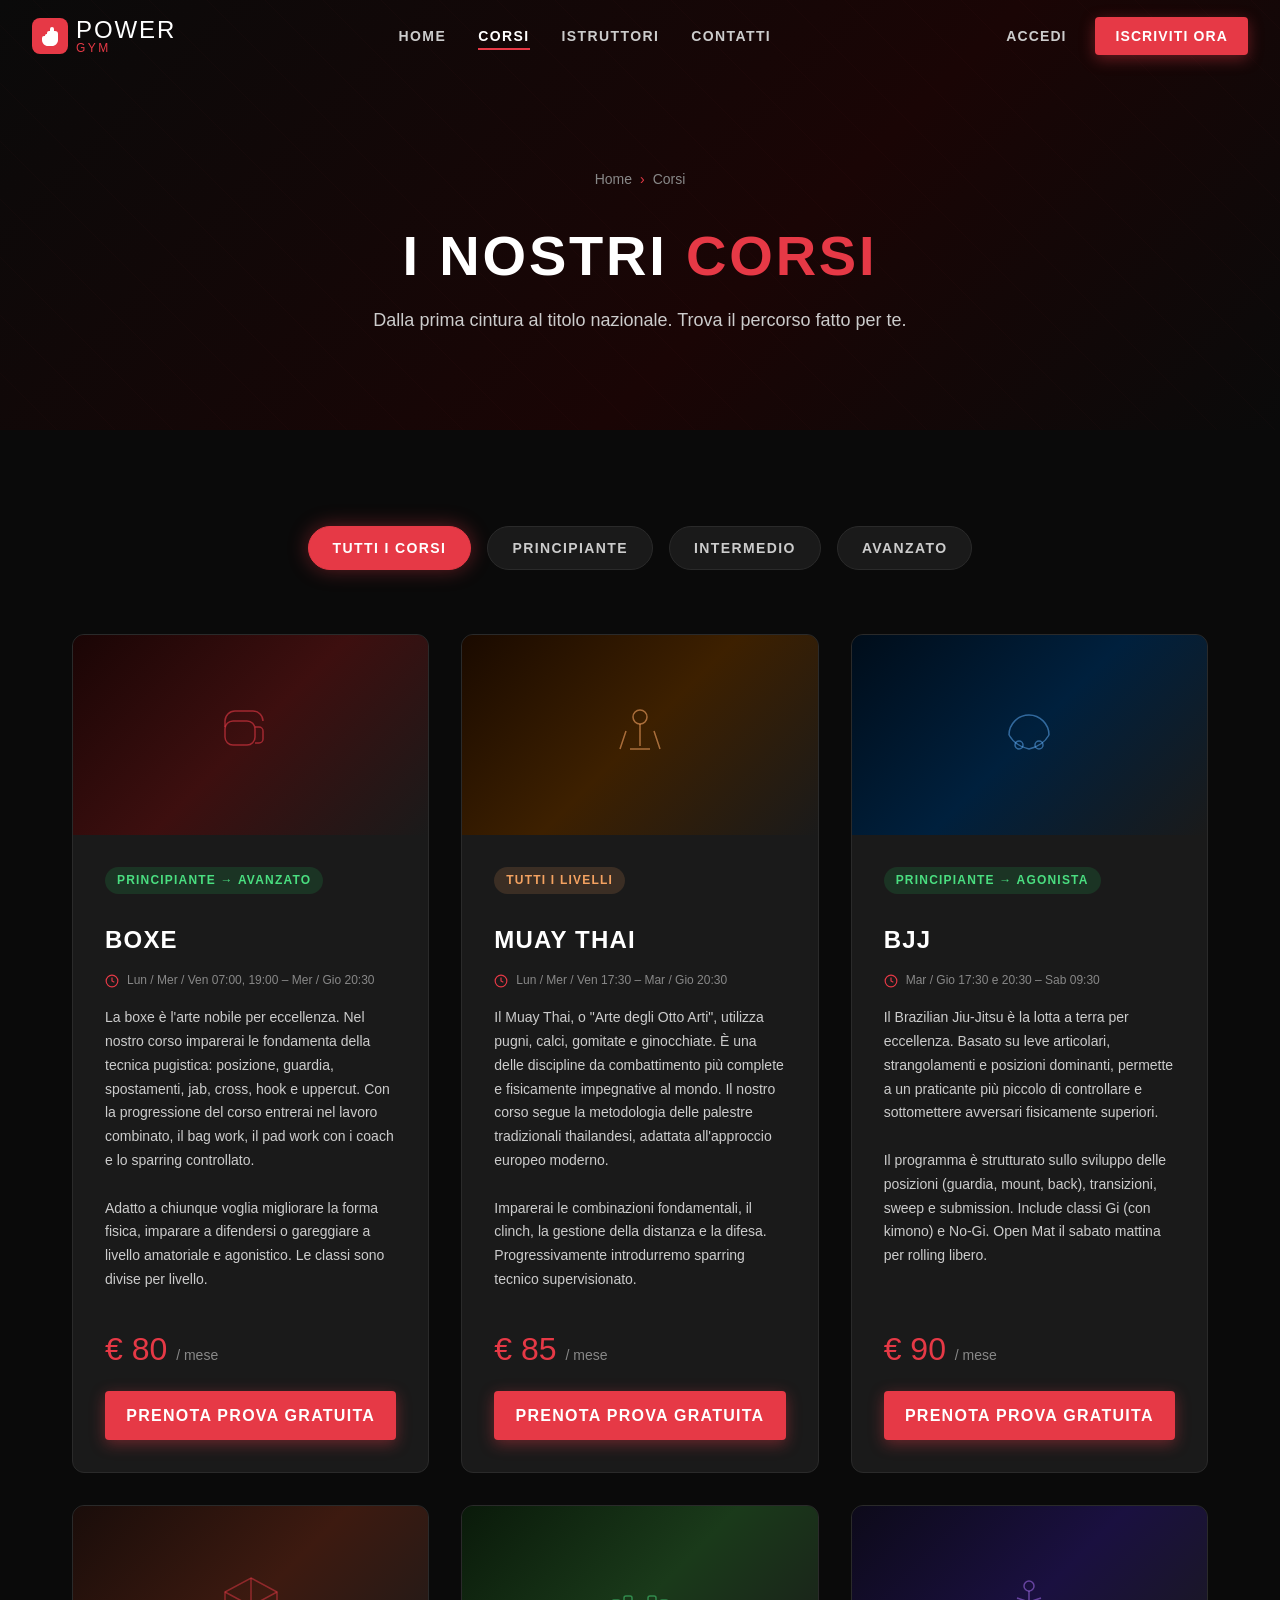
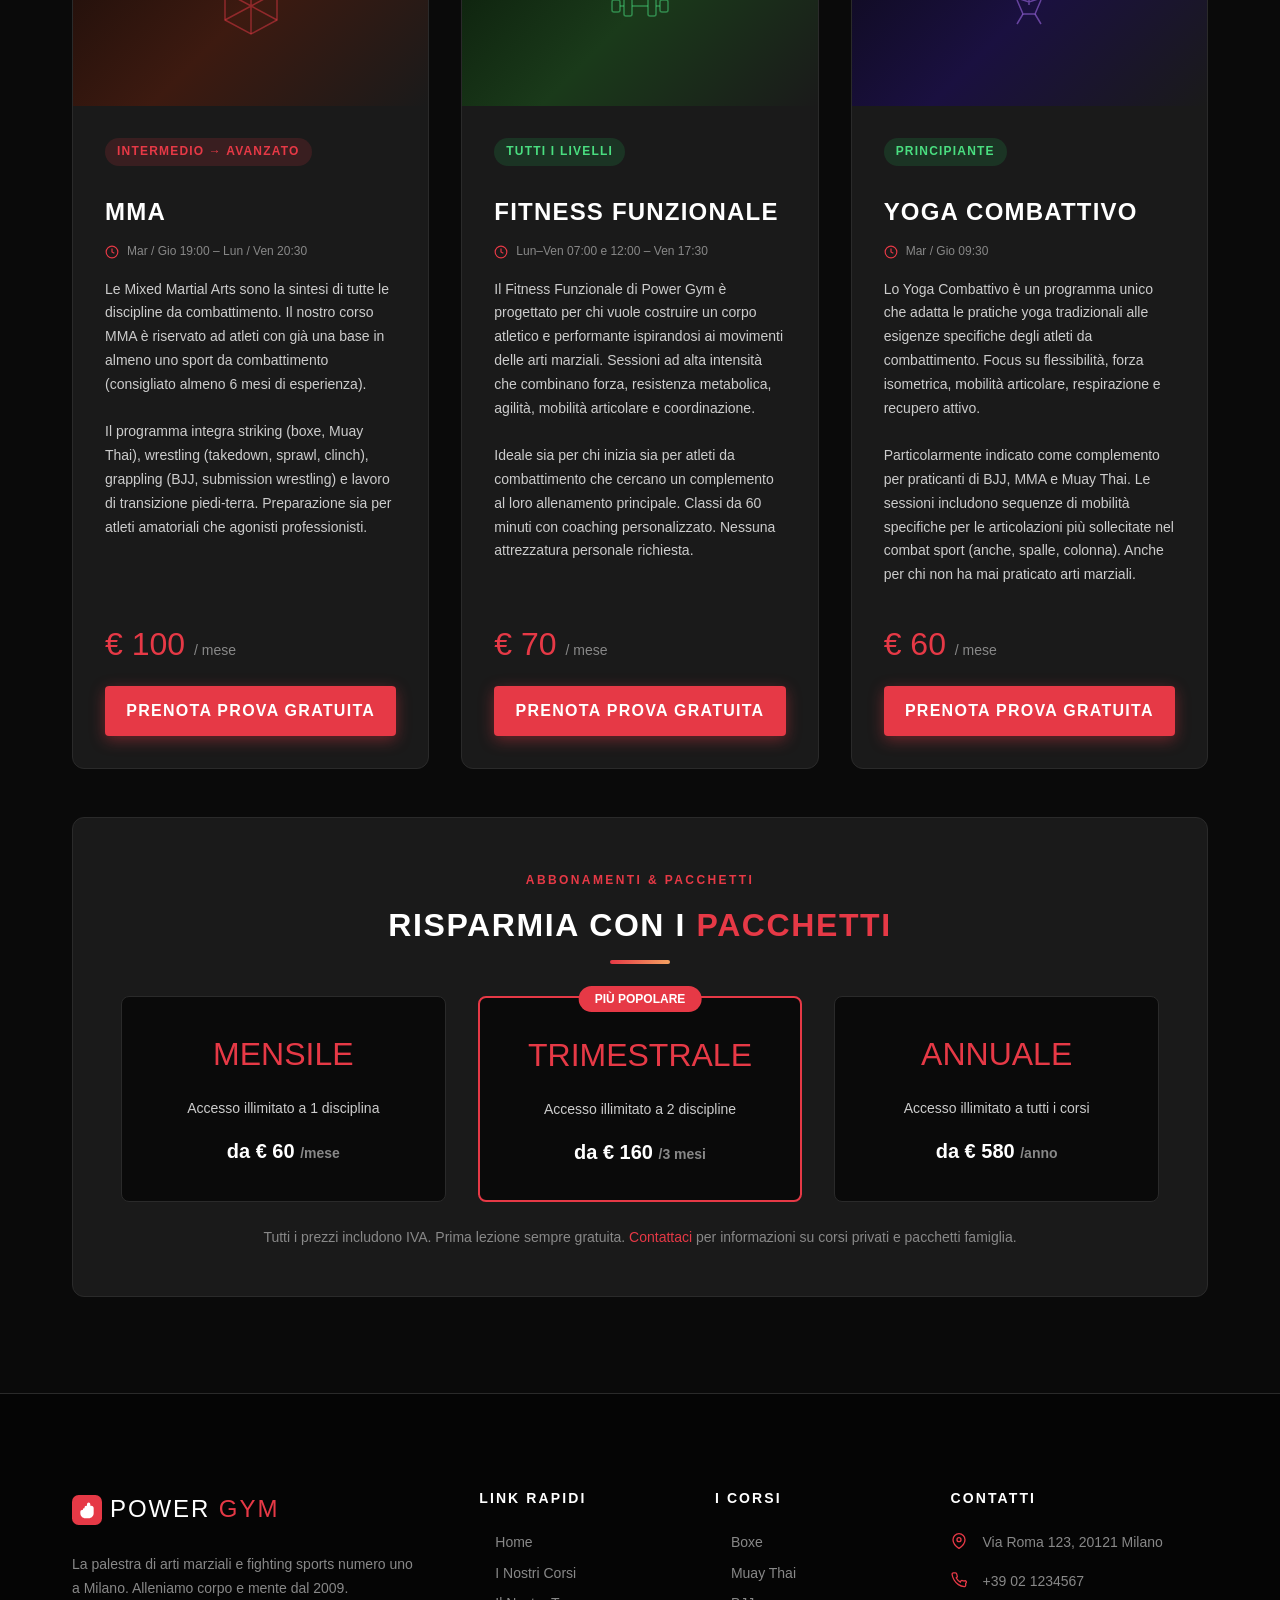
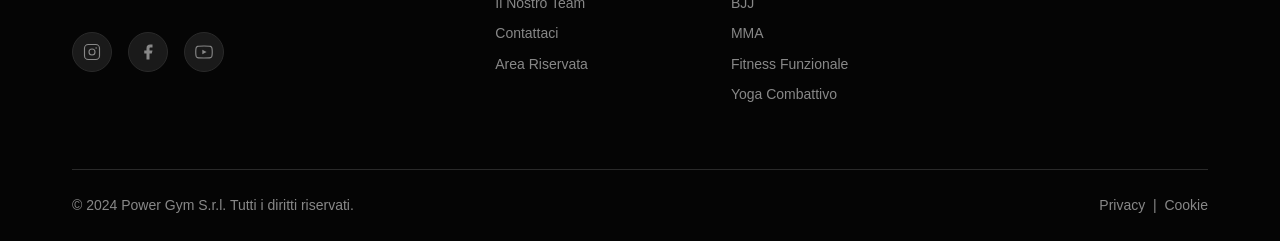
<file: corsi.html>
<!DOCTYPE html>
<html lang="it">
<head>
  <meta charset="UTF-8">
  <meta name="viewport" content="width=device-width, initial-scale=1.0">
  <meta name="description" content="Scopri tutti i corsi di Power Gym Milano: Boxe, Muay Thai, BJJ, MMA, Fitness Funzionale e Yoga Combattivo. Per ogni livello, dal principiante all'agonista.">
  <meta name="theme-color" content="#e63946">
  <title>I Nostri Corsi | Power Gym Milano</title>
  <link rel="stylesheet" href="css/style.css">
  <link rel="stylesheet" href="css/animations.css">
  <link rel="stylesheet" href="css/responsive.css">
</head>
<body>

  <!-- NAVBAR -->
  <header>
    <nav class="navbar" role="navigation" aria-label="Navigazione principale">
      <div class="navbar-inner">
        <a href="index.html" class="navbar-logo" aria-label="Power Gym – Homepage">
          <svg width="36" height="36" viewBox="0 0 36 36" fill="none" xmlns="http://www.w3.org/2000/svg" aria-hidden="true">
            <rect width="36" height="36" rx="8" fill="#e63946"/>
            <path d="M10 22c0 3.314 2.686 6 6 6h4c3.314 0 6-2.686 6-6v-6a3 3 0 0 0-3-3h-1V11a2 2 0 0 0-4 0v2h-1a2 2 0 0 0-2 2v1h-.5A1.5 1.5 0 0 0 13 17.5v.5H12a2 2 0 0 0-2 2v2z" fill="white"/>
          </svg>
          <span class="logo-text">
            <span class="logo-main">POWER</span>
            <span class="logo-sub">GYM</span>
          </span>
        </a>

        <ul class="navbar-nav" role="list">
          <li><a href="index.html"       class="nav-link">Home</a></li>
          <li><a href="corsi.html"       class="nav-link active">Corsi</a></li>
          <li><a href="istruttori.html"  class="nav-link">Istruttori</a></li>
          <li><a href="contatti.html"    class="nav-link">Contatti</a></li>
        </ul>

        <div class="navbar-actions">
          <a href="login.html" class="btn-login">ACCEDI</a>
          <a href="index.html#cta-form" class="btn btn-primary btn-sm">ISCRIVITI ORA</a>
        </div>

        <button class="hamburger" aria-label="Apri menu" aria-expanded="false" aria-controls="mobile-nav">
          <span></span><span></span><span></span>
        </button>
      </div>
    </nav>

    <div id="mobile-nav" class="mobile-nav" role="dialog" aria-modal="true" aria-label="Menu mobile">
      <a href="index.html"      class="nav-link">Home</a>
      <div class="mobile-nav-divider"></div>
      <a href="corsi.html"      class="nav-link active">Corsi</a>
      <div class="mobile-nav-divider"></div>
      <a href="istruttori.html" class="nav-link">Istruttori</a>
      <div class="mobile-nav-divider"></div>
      <a href="contatti.html"   class="nav-link">Contatti</a>
      <div class="mobile-nav-actions">
        <a href="login.html"          class="btn btn-outline">ACCEDI</a>
        <a href="index.html#cta-form" class="btn btn-primary">ISCRIVITI ORA</a>
      </div>
    </div>
  </header>

  <main>

    <!-- PAGE HEADER -->
    <section class="page-header" aria-label="Intestazione pagina corsi">
      <div class="container page-header-content">
        <nav class="breadcrumb" aria-label="Breadcrumb">
          <a href="index.html">Home</a>
          <span class="breadcrumb-sep" aria-hidden="true">›</span>
          <span aria-current="page">Corsi</span>
        </nav>
        <h1>I NOSTRI <span>CORSI</span></h1>
        <p>Dalla prima cintura al titolo nazionale. Trova il percorso fatto per te.</p>
      </div>
    </section>

    <!-- FILTER & COURSES -->
    <section class="section-padding" aria-label="Catalogo corsi">
      <div class="container">

        <!-- Filter bar -->
        <div class="filter-bar anim-fade-up" role="group" aria-label="Filtra per livello">
          <button class="filter-btn active" data-filter="all"          type="button">Tutti i Corsi</button>
          <button class="filter-btn"        data-filter="beginner"     type="button">Principiante</button>
          <button class="filter-btn"        data-filter="intermediate" type="button">Intermedio</button>
          <button class="filter-btn"        data-filter="advanced"     type="button">Avanzato</button>
        </div>

        <!-- Course grid -->
        <div class="courses-grid stagger-children" id="courses-grid" style="grid-template-columns: repeat(3,1fr);">

          <!-- BOXE -->
          <article class="course-card-detailed" data-level="beginner" id="boxe" aria-label="Corso di Boxe">
            <div class="course-img-placeholder" style="background: linear-gradient(135deg,#1a0505,#3d0f0f,#1a1a1a);">
              <svg viewBox="0 0 64 64" fill="none" stroke="rgba(230,57,70,0.6)" stroke-width="1.5" aria-hidden="true">
                <rect x="6" y="18" width="30" height="24" rx="8"/>
                <path d="M36 24h4a4 4 0 0 1 4 4v8a4 4 0 0 1-4 4h-4"/>
                <path d="M6 24V18a10 10 0 0 1 10-10h18a10 10 0 0 1 10 10"/>
              </svg>
            </div>
            <div class="course-card-body">
              <div class="course-meta">
                <span class="course-level beginner">Principiante → Avanzato</span>
              </div>
              <h2 class="course-title">BOXE</h2>
              <div class="course-info-row">
                <svg width="14" height="14" fill="none" stroke="currentColor" stroke-width="2" viewBox="0 0 24 24" aria-hidden="true"><circle cx="12" cy="12" r="10"/><polyline points="12 6 12 12 16 14"/></svg>
                <span>Lun / Mer / Ven 07:00, 19:00 – Mer / Gio 20:30</span>
              </div>
              <p style="color:var(--color-text-muted);font-size:var(--fs-sm);line-height:1.7;margin:var(--space-md) 0;flex:1;">
                La boxe è l'arte nobile per eccellenza. Nel nostro corso imparerai le fondamenta
                della tecnica pugistica: posizione, guardia, spostamenti, jab, cross, hook e
                uppercut. Con la progressione del corso entrerai nel lavoro combinato, il bag
                work, il pad work con i coach e lo sparring controllato.
                <br><br>
                Adatto a chiunque voglia migliorare la forma fisica, imparare a difendersi o
                gareggiare a livello amatoriale e agonistico. Le classi sono divise per livello.
              </p>
              <div class="course-price">€ 80 <span>/ mese</span></div>
              <a href="index.html#cta-form" class="btn btn-primary">PRENOTA PROVA GRATUITA</a>
            </div>
          </article>

          <!-- MUAY THAI -->
          <article class="course-card-detailed" data-level="intermediate" id="muaythai" aria-label="Corso di Muay Thai">
            <div class="course-img-placeholder" style="background: linear-gradient(135deg,#1a0a00,#3d2000,#1a1a1a);">
              <svg viewBox="0 0 64 64" fill="none" stroke="rgba(244,162,97,0.6)" stroke-width="1.5" aria-hidden="true">
                <circle cx="32" cy="14" r="7"/>
                <path d="M18 28l-6 18M46 28l6 18M22 46h20M32 21v22"/>
              </svg>
            </div>
            <div class="course-card-body">
              <div class="course-meta">
                <span class="course-level intermediate">Tutti i livelli</span>
              </div>
              <h2 class="course-title">MUAY THAI</h2>
              <div class="course-info-row">
                <svg width="14" height="14" fill="none" stroke="currentColor" stroke-width="2" viewBox="0 0 24 24" aria-hidden="true"><circle cx="12" cy="12" r="10"/><polyline points="12 6 12 12 16 14"/></svg>
                <span>Lun / Mer / Ven 17:30 – Mar / Gio 20:30</span>
              </div>
              <p style="color:var(--color-text-muted);font-size:var(--fs-sm);line-height:1.7;margin:var(--space-md) 0;flex:1;">
                Il Muay Thai, o "Arte degli Otto Arti", utilizza pugni, calci, gomitate e
                ginocchiate. È una delle discipline da combattimento più complete e fisicamente
                impegnative al mondo. Il nostro corso segue la metodologia delle palestre
                tradizionali thailandesi, adattata all'approccio europeo moderno.
                <br><br>
                Imparerai le combinazioni fondamentali, il clinch, la gestione della distanza
                e la difesa. Progressivamente introdurremo sparring tecnico supervisionato.
              </p>
              <div class="course-price">€ 85 <span>/ mese</span></div>
              <a href="index.html#cta-form" class="btn btn-primary">PRENOTA PROVA GRATUITA</a>
            </div>
          </article>

          <!-- BJJ -->
          <article class="course-card-detailed" data-level="beginner" id="bjj" aria-label="Corso di Brazilian Jiu-Jitsu">
            <div class="course-img-placeholder" style="background: linear-gradient(135deg,#000d1a,#00203d,#1a1a1a);">
              <svg viewBox="0 0 64 64" fill="none" stroke="rgba(100,180,255,0.5)" stroke-width="1.5" aria-hidden="true">
                <path d="M12 32c0-11 9-20 20-20s20 9 20 20"/>
                <path d="M12 32c4 7 11 12 20 14 9-2 16-7 20-14"/>
                <circle cx="22" cy="42" r="4"/>
                <circle cx="42" cy="42" r="4"/>
              </svg>
            </div>
            <div class="course-card-body">
              <div class="course-meta">
                <span class="course-level beginner">Principiante → Agonista</span>
              </div>
              <h2 class="course-title">BJJ</h2>
              <div class="course-info-row">
                <svg width="14" height="14" fill="none" stroke="currentColor" stroke-width="2" viewBox="0 0 24 24" aria-hidden="true"><circle cx="12" cy="12" r="10"/><polyline points="12 6 12 12 16 14"/></svg>
                <span>Mar / Gio 17:30 e 20:30 – Sab 09:30</span>
              </div>
              <p style="color:var(--color-text-muted);font-size:var(--fs-sm);line-height:1.7;margin:var(--space-md) 0;flex:1;">
                Il Brazilian Jiu-Jitsu è la lotta a terra per eccellenza. Basato su leve
                articolari, strangolamenti e posizioni dominanti, permette a un praticante più
                piccolo di controllare e sottomettere avversari fisicamente superiori.
                <br><br>
                Il programma è strutturato sullo sviluppo delle posizioni (guardia, mount,
                back), transizioni, sweep e submission. Include classi Gi (con kimono) e
                No-Gi. Open Mat il sabato mattina per rolling libero.
              </p>
              <div class="course-price">€ 90 <span>/ mese</span></div>
              <a href="index.html#cta-form" class="btn btn-primary">PRENOTA PROVA GRATUITA</a>
            </div>
          </article>

          <!-- MMA -->
          <article class="course-card-detailed" data-level="advanced" id="mma" aria-label="Corso di MMA">
            <div class="course-img-placeholder" style="background: linear-gradient(135deg,#1a0d0a,#3d1a10,#1a1a1a);">
              <svg viewBox="0 0 64 64" fill="none" stroke="rgba(230,57,70,0.5)" stroke-width="1.5" aria-hidden="true">
                <polygon points="32 4 58 18 58 46 32 60 6 46 6 18"/>
                <path d="M32 4v56M6 18l52 28M58 18L6 46"/>
              </svg>
            </div>
            <div class="course-card-body">
              <div class="course-meta">
                <span class="course-level advanced">Intermedio → Avanzato</span>
              </div>
              <h2 class="course-title">MMA</h2>
              <div class="course-info-row">
                <svg width="14" height="14" fill="none" stroke="currentColor" stroke-width="2" viewBox="0 0 24 24" aria-hidden="true"><circle cx="12" cy="12" r="10"/><polyline points="12 6 12 12 16 14"/></svg>
                <span>Mar / Gio 19:00 – Lun / Ven 20:30</span>
              </div>
              <p style="color:var(--color-text-muted);font-size:var(--fs-sm);line-height:1.7;margin:var(--space-md) 0;flex:1;">
                Le Mixed Martial Arts sono la sintesi di tutte le discipline da combattimento.
                Il nostro corso MMA è riservato ad atleti con già una base in almeno uno sport
                da combattimento (consigliato almeno 6 mesi di esperienza).
                <br><br>
                Il programma integra striking (boxe, Muay Thai), wrestling (takedown, sprawl,
                clinch), grappling (BJJ, submission wrestling) e lavoro di transizione
                piedi-terra. Preparazione sia per atleti amatoriali che agonisti professionisti.
              </p>
              <div class="course-price">€ 100 <span>/ mese</span></div>
              <a href="index.html#cta-form" class="btn btn-primary">PRENOTA PROVA GRATUITA</a>
            </div>
          </article>

          <!-- FITNESS FUNZIONALE -->
          <article class="course-card-detailed" data-level="beginner" id="fitness" aria-label="Corso di Fitness Funzionale">
            <div class="course-img-placeholder" style="background: linear-gradient(135deg,#0a1a0a,#1a3a1a,#1a1a1a);">
              <svg viewBox="0 0 64 64" fill="none" stroke="rgba(74,222,128,0.5)" stroke-width="1.5" aria-hidden="true">
                <rect x="4" y="26" width="8" height="12" rx="2"/>
                <rect x="52" y="26" width="8" height="12" rx="2"/>
                <rect x="16" y="22" width="8" height="20" rx="2"/>
                <rect x="40" y="22" width="8" height="20" rx="2"/>
                <line x1="12" y1="32" x2="16" y2="32"/>
                <line x1="48" y1="32" x2="52" y2="32"/>
                <line x1="24" y1="32" x2="40" y2="32"/>
              </svg>
            </div>
            <div class="course-card-body">
              <div class="course-meta">
                <span class="course-level beginner">Tutti i livelli</span>
              </div>
              <h2 class="course-title">FITNESS FUNZIONALE</h2>
              <div class="course-info-row">
                <svg width="14" height="14" fill="none" stroke="currentColor" stroke-width="2" viewBox="0 0 24 24" aria-hidden="true"><circle cx="12" cy="12" r="10"/><polyline points="12 6 12 12 16 14"/></svg>
                <span>Lun–Ven 07:00 e 12:00 – Ven 17:30</span>
              </div>
              <p style="color:var(--color-text-muted);font-size:var(--fs-sm);line-height:1.7;margin:var(--space-md) 0;flex:1;">
                Il Fitness Funzionale di Power Gym è progettato per chi vuole costruire un
                corpo atletico e performante ispirandosi ai movimenti delle arti marziali.
                Sessioni ad alta intensità che combinano forza, resistenza metabolica,
                agilità, mobilità articolare e coordinazione.
                <br><br>
                Ideale sia per chi inizia sia per atleti da combattimento che cercano un
                complemento al loro allenamento principale. Classi da 60 minuti con
                coaching personalizzato. Nessuna attrezzatura personale richiesta.
              </p>
              <div class="course-price">€ 70 <span>/ mese</span></div>
              <a href="index.html#cta-form" class="btn btn-primary">PRENOTA PROVA GRATUITA</a>
            </div>
          </article>

          <!-- YOGA COMBATTIVO -->
          <article class="course-card-detailed" data-level="beginner" id="yoga" aria-label="Corso di Yoga Combattivo">
            <div class="course-img-placeholder" style="background: linear-gradient(135deg,#0d0a1a,#1a1040,#1a1a1a);">
              <svg viewBox="0 0 64 64" fill="none" stroke="rgba(180,120,255,0.5)" stroke-width="1.5" aria-hidden="true">
                <circle cx="32" cy="12" r="5"/>
                <path d="M32 17v14M20 24l12 4 12-4M20 26l6 14h12l6-14"/>
                <path d="M26 40l-6 10M38 40l6 10"/>
              </svg>
            </div>
            <div class="course-card-body">
              <div class="course-meta">
                <span class="course-level beginner">Principiante</span>
              </div>
              <h2 class="course-title">YOGA COMBATTIVO</h2>
              <div class="course-info-row">
                <svg width="14" height="14" fill="none" stroke="currentColor" stroke-width="2" viewBox="0 0 24 24" aria-hidden="true"><circle cx="12" cy="12" r="10"/><polyline points="12 6 12 12 16 14"/></svg>
                <span>Mar / Gio 09:30</span>
              </div>
              <p style="color:var(--color-text-muted);font-size:var(--fs-sm);line-height:1.7;margin:var(--space-md) 0;flex:1;">
                Lo Yoga Combattivo è un programma unico che adatta le pratiche yoga
                tradizionali alle esigenze specifiche degli atleti da combattimento.
                Focus su flessibilità, forza isometrica, mobilità articolare, respirazione
                e recupero attivo.
                <br><br>
                Particolarmente indicato come complemento per praticanti di BJJ, MMA e
                Muay Thai. Le sessioni includono sequenze di mobilità specifiche per le
                articolazioni più sollecitate nel combat sport (anche, spalle, colonna).
                Anche per chi non ha mai praticato arti marziali.
              </p>
              <div class="course-price">€ 60 <span>/ mese</span></div>
              <a href="index.html#cta-form" class="btn btn-primary">PRENOTA PROVA GRATUITA</a>
            </div>
          </article>

        </div>
        <!-- End courses grid -->

        <!-- Info pricing -->
        <div class="anim-fade-up" style="margin-top:3rem;background:var(--color-bg-card);border:1px solid var(--color-border);border-radius:var(--radius-lg);padding:var(--space-2xl);text-align:center;">
          <span class="section-label">Abbonamenti &amp; Pacchetti</span>
          <h3 class="section-title" style="font-size:var(--fs-2xl);">RISPARMIA CON I <span>PACCHETTI</span></h3>
          <div class="divider"></div>
          <div style="display:grid;grid-template-columns:repeat(3,1fr);gap:var(--space-xl);margin-top:var(--space-xl);">
            <div style="padding:var(--space-xl);background:var(--color-bg);border:1px solid var(--color-border);border-radius:var(--radius-md);">
              <div style="font-family:var(--font-heading);font-size:var(--fs-2xl);color:var(--color-accent);">MENSILE</div>
              <p style="color:var(--color-text-muted);font-size:var(--fs-sm);margin:var(--space-md) 0;">Accesso illimitato a 1 disciplina</p>
              <div style="font-size:var(--fs-lg);font-weight:700;">da € 60 <span style="font-size:var(--fs-sm);color:var(--color-text-dim);">/mese</span></div>
            </div>
            <div style="padding:var(--space-xl);background:var(--color-bg);border:2px solid var(--color-accent);border-radius:var(--radius-md);position:relative;">
              <div style="position:absolute;top:-12px;left:50%;transform:translateX(-50%);background:var(--color-accent);padding:0.2rem 1rem;border-radius:var(--radius-full);font-size:var(--fs-xs);font-weight:700;">PIÙ POPOLARE</div>
              <div style="font-family:var(--font-heading);font-size:var(--fs-2xl);color:var(--color-accent);">TRIMESTRALE</div>
              <p style="color:var(--color-text-muted);font-size:var(--fs-sm);margin:var(--space-md) 0;">Accesso illimitato a 2 discipline</p>
              <div style="font-size:var(--fs-lg);font-weight:700;">da € 160 <span style="font-size:var(--fs-sm);color:var(--color-text-dim);">/3 mesi</span></div>
            </div>
            <div style="padding:var(--space-xl);background:var(--color-bg);border:1px solid var(--color-border);border-radius:var(--radius-md);">
              <div style="font-family:var(--font-heading);font-size:var(--fs-2xl);color:var(--color-accent);">ANNUALE</div>
              <p style="color:var(--color-text-muted);font-size:var(--fs-sm);margin:var(--space-md) 0;">Accesso illimitato a tutti i corsi</p>
              <div style="font-size:var(--fs-lg);font-weight:700;">da € 580 <span style="font-size:var(--fs-sm);color:var(--color-text-dim);">/anno</span></div>
            </div>
          </div>
          <p style="color:var(--color-text-dim);font-size:var(--fs-sm);margin-top:var(--space-lg);">
            Tutti i prezzi includono IVA. Prima lezione sempre gratuita.
            <a href="contatti.html" style="color:var(--color-accent);">Contattaci</a> per informazioni su corsi privati e pacchetti famiglia.
          </p>
        </div>

      </div>
    </section>

  </main>

  <!-- FOOTER -->
  <footer class="footer" role="contentinfo">
    <div class="container">
      <div class="footer-main">
        <div class="footer-brand">
          <a href="index.html" class="footer-logo" aria-label="Power Gym Homepage">
            <svg width="30" height="30" viewBox="0 0 36 36" fill="none" aria-hidden="true"><rect width="36" height="36" rx="8" fill="#e63946"/><path d="M10 22c0 3.314 2.686 6 6 6h4c3.314 0 6-2.686 6-6v-6a3 3 0 0 0-3-3h-1V11a2 2 0 0 0-4 0v2h-1a2 2 0 0 0-2 2v1h-.5A1.5 1.5 0 0 0 13 17.5v.5H12a2 2 0 0 0-2 2v2z" fill="white"/></svg>
            <span style="font-family:var(--font-heading);letter-spacing:0.08em;">POWER <span style="color:var(--color-accent)">GYM</span></span>
          </a>
          <p>La palestra di arti marziali e fighting sports numero uno a Milano. Alleniamo corpo e mente dal 2009.</p>
          <div class="social-links">
            <a href="#" class="social-link" aria-label="Instagram"><svg width="18" height="18" fill="none" stroke="currentColor" stroke-width="1.5" viewBox="0 0 24 24" aria-hidden="true"><rect x="2" y="2" width="20" height="20" rx="5"/><circle cx="12" cy="12" r="4"/><circle cx="17.5" cy="6.5" r="1" fill="currentColor" stroke="none"/></svg></a>
            <a href="#" class="social-link" aria-label="Facebook"><svg width="18" height="18" fill="currentColor" viewBox="0 0 24 24" aria-hidden="true"><path d="M18 2h-3a5 5 0 0 0-5 5v3H7v4h3v8h4v-8h3l1-4h-4V7a1 1 0 0 1 1-1h3z"/></svg></a>
            <a href="#" class="social-link" aria-label="YouTube"><svg width="18" height="18" fill="none" stroke="currentColor" stroke-width="1.5" viewBox="0 0 24 24" aria-hidden="true"><path d="M22.54 6.42a2.78 2.78 0 0 0-1.95-1.96C18.88 4 12 4 12 4s-6.88 0-8.59.46A2.78 2.78 0 0 0 1.46 6.42 29 29 0 0 0 1 12a29 29 0 0 0 .46 5.58 2.78 2.78 0 0 0 1.95 1.96C5.12 20 12 20 12 20s6.88 0 8.59-.46a2.78 2.78 0 0 0 1.95-1.96A29 29 0 0 0 23 12a29 29 0 0 0-.46-5.58z"/><polygon points="9.75 15.02 15.5 12 9.75 8.98 9.75 15.02" fill="currentColor" stroke="none"/></svg></a>
          </div>
        </div>
        <div class="footer-col">
          <h4>Link Rapidi</h4>
          <nav class="footer-links">
            <a href="index.html">Home</a>
            <a href="corsi.html">I Nostri Corsi</a>
            <a href="istruttori.html">Il Nostro Team</a>
            <a href="contatti.html">Contattaci</a>
            <a href="login.html">Area Riservata</a>
          </nav>
        </div>
        <div class="footer-col">
          <h4>I Corsi</h4>
          <nav class="footer-links">
            <a href="#boxe">Boxe</a>
            <a href="#muaythai">Muay Thai</a>
            <a href="#bjj">BJJ</a>
            <a href="#mma">MMA</a>
            <a href="#fitness">Fitness Funzionale</a>
            <a href="#yoga">Yoga Combattivo</a>
          </nav>
        </div>
        <div class="footer-col">
          <h4>Contatti</h4>
          <address class="footer-contact-list" style="font-style:normal;">
            <div class="footer-contact-item">
              <svg width="16" height="16" fill="none" stroke="currentColor" stroke-width="2" viewBox="0 0 24 24" aria-hidden="true"><path d="M21 10c0 7-9 13-9 13s-9-6-9-13a9 9 0 0 1 18 0z"/><circle cx="12" cy="10" r="3"/></svg>
              <span>Via Roma 123, 20121 Milano</span>
            </div>
            <div class="footer-contact-item">
              <svg width="16" height="16" fill="none" stroke="currentColor" stroke-width="2" viewBox="0 0 24 24" aria-hidden="true"><path d="M22 16.92v3a2 2 0 0 1-2.18 2 19.79 19.79 0 0 1-8.63-3.07A19.5 19.5 0 0 1 4.69 12a19.79 19.79 0 0 1-3.07-8.67A2 2 0 0 1 3.6 1.26h3a2 2 0 0 1 2 1.72 12.84 12.84 0 0 0 .7 2.81 2 2 0 0 1-.45 2.11L7.91 8.93a16 16 0 0 0 6.16 6.16l1-1.88a2 2 0 0 1 2.11-.45 12.84 12.84 0 0 0 2.81.7A2 2 0 0 1 22 16.92z"/></svg>
              <a href="tel:+390212345678">+39 02 1234567</a>
            </div>
          </address>
        </div>
      </div>
      <div class="footer-bottom">
        <p>&copy; 2024 Power Gym S.r.l. Tutti i diritti riservati.</p>
        <nav aria-label="Link legali"><a href="#">Privacy</a> &nbsp;|&nbsp; <a href="#">Cookie</a></nav>
      </div>
    </div>
  </footer>

  <button class="scroll-top" aria-label="Torna in cima alla pagina" type="button">
    <svg width="20" height="20" fill="none" stroke="currentColor" stroke-width="2.5" viewBox="0 0 24 24" aria-hidden="true"><path d="M12 19V5M5 12l7-7 7 7"/></svg>
  </button>

  <script src="js/main.js" defer></script>
  <script src="js/form-validation.js" defer></script>
</body>
</html>
</file>
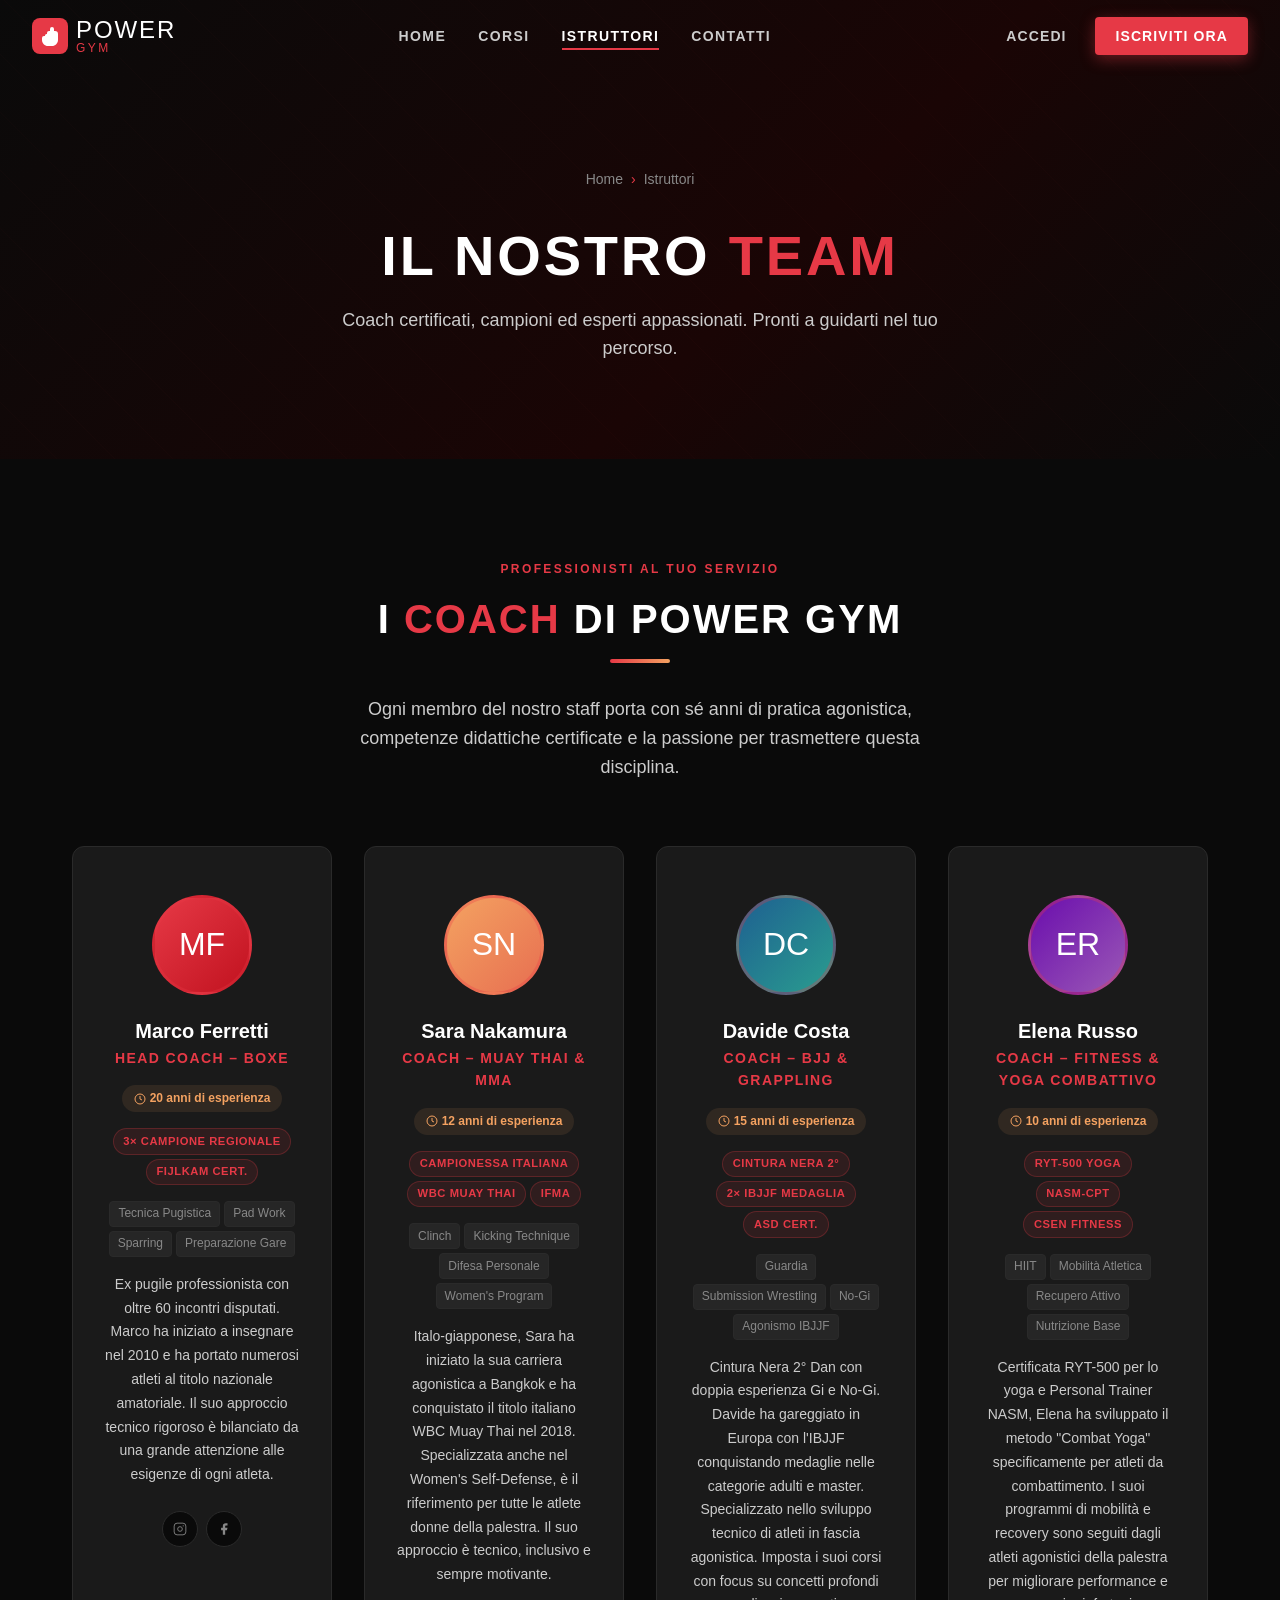
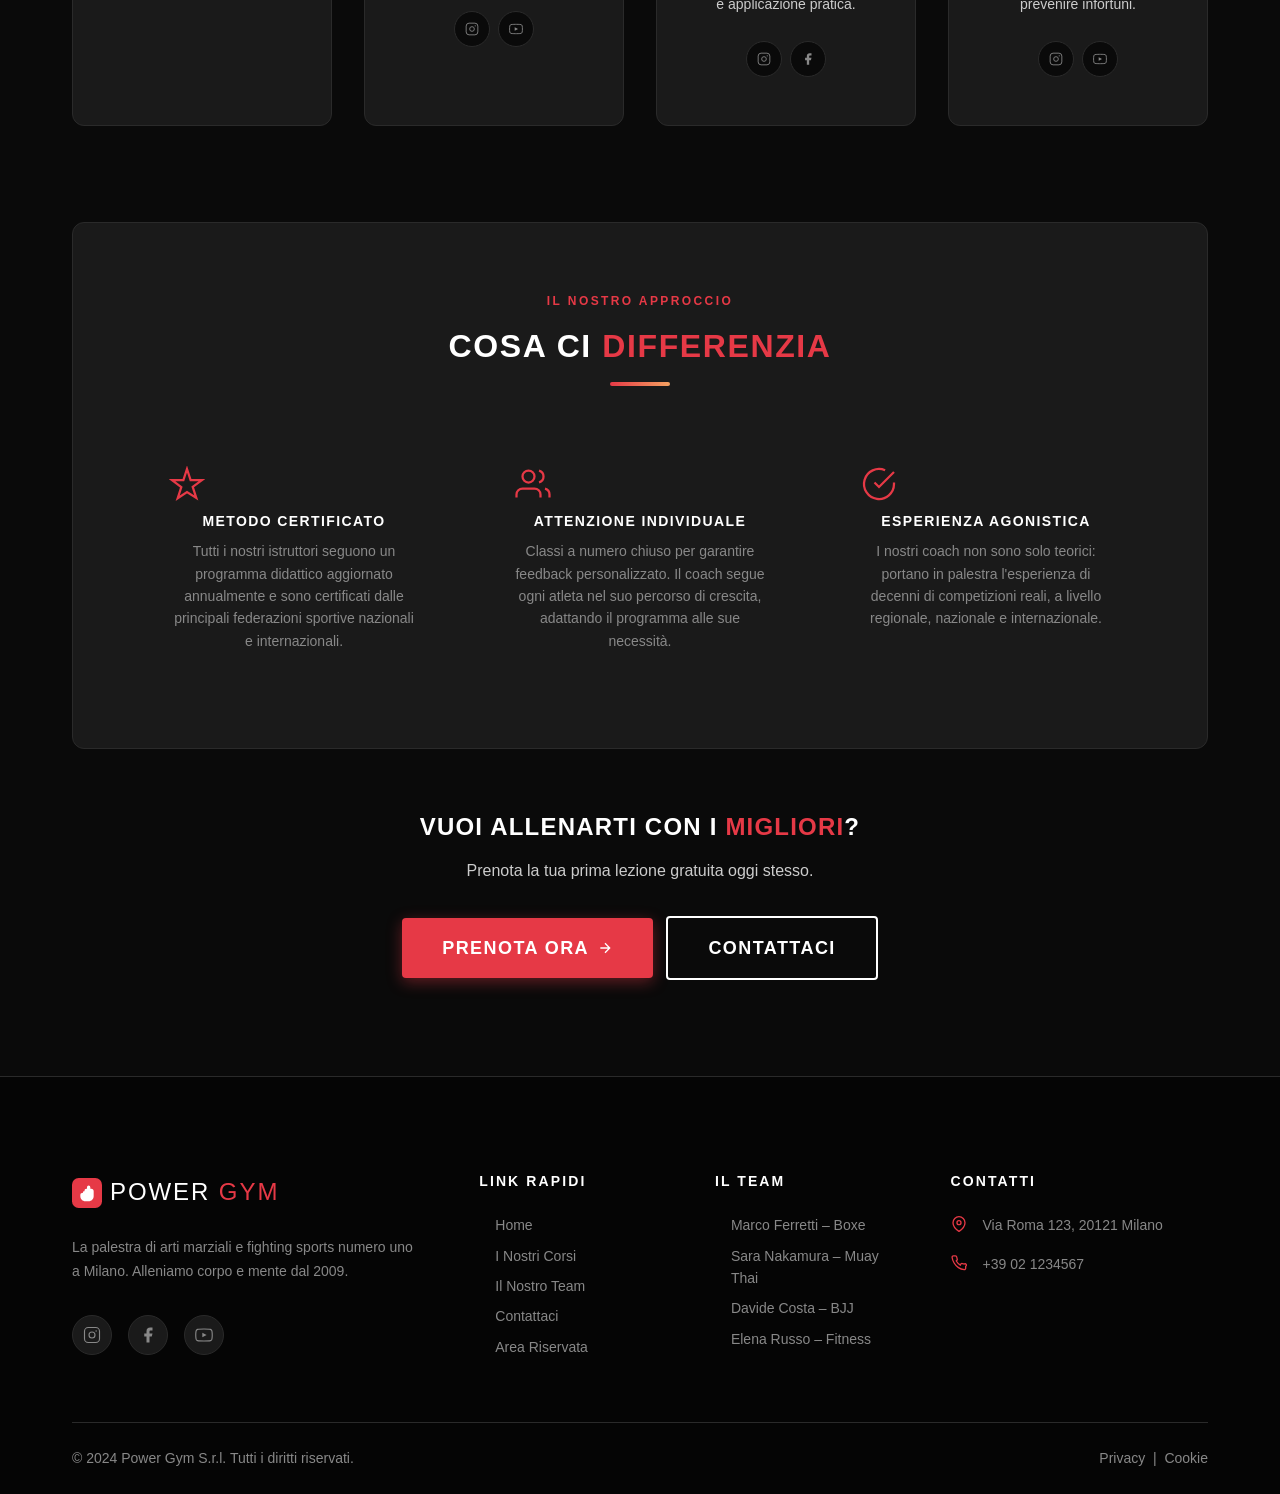
<file: istruttori.html>
<!DOCTYPE html>
<html lang="it">
<head>
  <meta charset="UTF-8">
  <meta name="viewport" content="width=device-width, initial-scale=1.0">
  <meta name="description" content="Conosci il team di istruttori certificati di Power Gym Milano. Coach esperti in Boxe, Muay Thai, BJJ, MMA e Fitness Funzionale.">
  <meta name="theme-color" content="#e63946">
  <title>Il Nostro Team | Power Gym Milano</title>
  <link rel="stylesheet" href="css/style.css">
  <link rel="stylesheet" href="css/animations.css">
  <link rel="stylesheet" href="css/responsive.css">
  <style>
    /* Extra styles specific to team page */
    .team-achievements {
      display: flex;
      flex-wrap: wrap;
      gap: var(--space-xs);
      justify-content: center;
      margin-bottom: var(--space-md);
    }

    .achievement-tag {
      display: inline-flex;
      align-items: center;
      gap: 4px;
      background: rgba(230,57,70,0.1);
      border: 1px solid rgba(230,57,70,0.25);
      border-radius: var(--radius-full);
      padding: 0.2rem 0.6rem;
      font-size: 0.7rem;
      font-weight: 600;
      color: var(--color-accent);
      text-transform: uppercase;
      letter-spacing: 0.05em;
    }

    .team-specialties {
      display: flex;
      flex-wrap: wrap;
      gap: var(--space-xs);
      justify-content: center;
      margin-bottom: var(--space-md);
    }

    .specialty-tag {
      background: rgba(255,255,255,0.05);
      border: 1px solid var(--color-border);
      border-radius: var(--radius-sm);
      padding: 0.15rem 0.5rem;
      font-size: var(--fs-xs);
      color: var(--color-text-dim);
    }

    .values-section {
      background: var(--color-bg-card);
      border-radius: var(--radius-lg);
      padding: var(--space-3xl);
      margin-top: var(--space-4xl);
      text-align: center;
      border: 1px solid var(--color-border);
    }

    .values-grid {
      display: grid;
      grid-template-columns: repeat(3, 1fr);
      gap: var(--space-xl);
      margin-top: var(--space-2xl);
    }

    .value-item {
      padding: var(--space-xl);
    }

    .value-number {
      font-family: var(--font-heading);
      font-size: var(--fs-3xl);
      color: var(--color-accent);
      margin-bottom: var(--space-sm);
    }

    .value-label {
      font-weight: 700;
      text-transform: uppercase;
      letter-spacing: 0.1em;
      font-size: var(--fs-sm);
      margin-bottom: var(--space-sm);
    }

    .value-desc {
      font-size: var(--fs-sm);
      color: var(--color-text-dim);
      line-height: 1.6;
    }

    @media (max-width: 768px) {
      .values-grid {
        grid-template-columns: 1fr;
      }
    }
  </style>
</head>
<body>

  <!-- NAVBAR -->
  <header>
    <nav class="navbar" role="navigation" aria-label="Navigazione principale">
      <div class="navbar-inner">
        <a href="index.html" class="navbar-logo" aria-label="Power Gym – Homepage">
          <svg width="36" height="36" viewBox="0 0 36 36" fill="none" xmlns="http://www.w3.org/2000/svg" aria-hidden="true">
            <rect width="36" height="36" rx="8" fill="#e63946"/>
            <path d="M10 22c0 3.314 2.686 6 6 6h4c3.314 0 6-2.686 6-6v-6a3 3 0 0 0-3-3h-1V11a2 2 0 0 0-4 0v2h-1a2 2 0 0 0-2 2v1h-.5A1.5 1.5 0 0 0 13 17.5v.5H12a2 2 0 0 0-2 2v2z" fill="white"/>
          </svg>
          <span class="logo-text">
            <span class="logo-main">POWER</span>
            <span class="logo-sub">GYM</span>
          </span>
        </a>

        <ul class="navbar-nav" role="list">
          <li><a href="index.html"       class="nav-link">Home</a></li>
          <li><a href="corsi.html"       class="nav-link">Corsi</a></li>
          <li><a href="istruttori.html"  class="nav-link active">Istruttori</a></li>
          <li><a href="contatti.html"    class="nav-link">Contatti</a></li>
        </ul>

        <div class="navbar-actions">
          <a href="login.html" class="btn-login">ACCEDI</a>
          <a href="index.html#cta-form" class="btn btn-primary btn-sm">ISCRIVITI ORA</a>
        </div>

        <button class="hamburger" aria-label="Apri menu" aria-expanded="false" aria-controls="mobile-nav">
          <span></span><span></span><span></span>
        </button>
      </div>
    </nav>

    <div id="mobile-nav" class="mobile-nav" role="dialog" aria-modal="true" aria-label="Menu mobile">
      <a href="index.html"      class="nav-link">Home</a>
      <div class="mobile-nav-divider"></div>
      <a href="corsi.html"      class="nav-link">Corsi</a>
      <div class="mobile-nav-divider"></div>
      <a href="istruttori.html" class="nav-link active">Istruttori</a>
      <div class="mobile-nav-divider"></div>
      <a href="contatti.html"   class="nav-link">Contatti</a>
      <div class="mobile-nav-actions">
        <a href="login.html"          class="btn btn-outline">ACCEDI</a>
        <a href="index.html#cta-form" class="btn btn-primary">ISCRIVITI ORA</a>
      </div>
    </div>
  </header>

  <main>

    <!-- PAGE HEADER -->
    <section class="page-header" aria-label="Intestazione pagina istruttori">
      <div class="container page-header-content">
        <nav class="breadcrumb" aria-label="Breadcrumb">
          <a href="index.html">Home</a>
          <span class="breadcrumb-sep" aria-hidden="true">›</span>
          <span aria-current="page">Istruttori</span>
        </nav>
        <h1>IL NOSTRO <span>TEAM</span></h1>
        <p>Coach certificati, campioni ed esperti appassionati. Pronti a guidarti nel tuo percorso.</p>
      </div>
    </section>

    <!-- TEAM SECTION -->
    <section class="section-padding" aria-label="I nostri istruttori">
      <div class="container">

        <div class="text-center anim-fade-up" style="margin-bottom: var(--space-3xl);">
          <span class="section-label">Professionisti al tuo servizio</span>
          <h2 class="section-title">I <span>COACH</span> DI POWER GYM</h2>
          <div class="divider"></div>
          <p class="section-subtitle">
            Ogni membro del nostro staff porta con sé anni di pratica agonistica,
            competenze didattiche certificate e la passione per trasmettere questa disciplina.
          </p>
        </div>

        <div class="team-grid stagger-children">

          <!-- Coach 1 – Marco Ferretti (Head Coach, Boxe) -->
          <article class="team-card" aria-label="Marco Ferretti, Head Coach Boxe">
            <div class="team-avatar" style="background: linear-gradient(135deg, #e63946, #c1121f);" aria-hidden="true">MF</div>
            <h2 class="team-name">Marco Ferretti</h2>
            <div class="team-role">Head Coach – Boxe</div>
            <div class="team-exp" aria-label="20 anni di esperienza">
              <svg width="12" height="12" fill="none" stroke="currentColor" stroke-width="2" viewBox="0 0 24 24" aria-hidden="true"><circle cx="12" cy="12" r="10"/><polyline points="12 6 12 12 16 14"/></svg>
              20 anni di esperienza
            </div>
            <div class="team-achievements" aria-label="Titoli e certificazioni">
              <span class="achievement-tag">3× Campione Regionale</span>
              <span class="achievement-tag">FIJLKAM Cert.</span>
            </div>
            <div class="team-specialties" aria-label="Specializzazioni">
              <span class="specialty-tag">Tecnica Pugistica</span>
              <span class="specialty-tag">Pad Work</span>
              <span class="specialty-tag">Sparring</span>
              <span class="specialty-tag">Preparazione Gare</span>
            </div>
            <p class="team-bio">
              Ex pugile professionista con oltre 60 incontri disputati. Marco ha iniziato a insegnare
              nel 2010 e ha portato numerosi atleti al titolo nazionale amatoriale. Il suo approccio
              tecnico rigoroso è bilanciato da una grande attenzione alle esigenze di ogni atleta.
            </p>
            <div class="team-social" aria-label="Social di Marco Ferretti">
              <a href="#" aria-label="Instagram di Marco Ferretti">
                <svg width="14" height="14" fill="none" stroke="currentColor" stroke-width="1.5" viewBox="0 0 24 24" aria-hidden="true"><rect x="2" y="2" width="20" height="20" rx="5"/><circle cx="12" cy="12" r="4"/><circle cx="17.5" cy="6.5" r="1" fill="currentColor" stroke="none"/></svg>
              </a>
              <a href="#" aria-label="Facebook di Marco Ferretti">
                <svg width="14" height="14" fill="currentColor" viewBox="0 0 24 24" aria-hidden="true"><path d="M18 2h-3a5 5 0 0 0-5 5v3H7v4h3v8h4v-8h3l1-4h-4V7a1 1 0 0 1 1-1h3z"/></svg>
              </a>
            </div>
          </article>

          <!-- Coach 2 – Sara Nakamura (Muay Thai) -->
          <article class="team-card" aria-label="Sara Nakamura, Coach Muay Thai">
            <div class="team-avatar" style="background: linear-gradient(135deg, #f4a261, #e76f51);" aria-hidden="true">SN</div>
            <h2 class="team-name">Sara Nakamura</h2>
            <div class="team-role">Coach – Muay Thai &amp; MMA</div>
            <div class="team-exp" aria-label="12 anni di esperienza">
              <svg width="12" height="12" fill="none" stroke="currentColor" stroke-width="2" viewBox="0 0 24 24" aria-hidden="true"><circle cx="12" cy="12" r="10"/><polyline points="12 6 12 12 16 14"/></svg>
              12 anni di esperienza
            </div>
            <div class="team-achievements">
              <span class="achievement-tag">Campionessa Italiana</span>
              <span class="achievement-tag">WBC Muay Thai</span>
              <span class="achievement-tag">IFMA</span>
            </div>
            <div class="team-specialties">
              <span class="specialty-tag">Clinch</span>
              <span class="specialty-tag">Kicking Technique</span>
              <span class="specialty-tag">Difesa Personale</span>
              <span class="specialty-tag">Women's Program</span>
            </div>
            <p class="team-bio">
              Italo-giapponese, Sara ha iniziato la sua carriera agonistica a Bangkok e ha
              conquistato il titolo italiano WBC Muay Thai nel 2018. Specializzata anche nel
              Women's Self-Defense, è il riferimento per tutte le atlete donne della palestra.
              Il suo approccio è tecnico, inclusivo e sempre motivante.
            </p>
            <div class="team-social">
              <a href="#" aria-label="Instagram di Sara Nakamura">
                <svg width="14" height="14" fill="none" stroke="currentColor" stroke-width="1.5" viewBox="0 0 24 24" aria-hidden="true"><rect x="2" y="2" width="20" height="20" rx="5"/><circle cx="12" cy="12" r="4"/><circle cx="17.5" cy="6.5" r="1" fill="currentColor" stroke="none"/></svg>
              </a>
              <a href="#" aria-label="YouTube di Sara Nakamura">
                <svg width="14" height="14" fill="none" stroke="currentColor" stroke-width="1.5" viewBox="0 0 24 24" aria-hidden="true"><path d="M22.54 6.42a2.78 2.78 0 0 0-1.95-1.96C18.88 4 12 4 12 4s-6.88 0-8.59.46A2.78 2.78 0 0 0 1.46 6.42 29 29 0 0 0 1 12a29 29 0 0 0 .46 5.58 2.78 2.78 0 0 0 1.95 1.96C5.12 20 12 20 12 20s6.88 0 8.59-.46a2.78 2.78 0 0 0 1.95-1.96A29 29 0 0 0 23 12a29 29 0 0 0-.46-5.58z"/><polygon points="9.75 15.02 15.5 12 9.75 8.98 9.75 15.02" fill="currentColor" stroke="none"/></svg>
              </a>
            </div>
          </article>

          <!-- Coach 3 – Davide Costa (BJJ) -->
          <article class="team-card" aria-label="Davide Costa, Coach BJJ e Grappling">
            <div class="team-avatar" style="background: linear-gradient(135deg, #1e6091, #2a9d8f);" aria-hidden="true">DC</div>
            <h2 class="team-name">Davide Costa</h2>
            <div class="team-role">Coach – BJJ &amp; Grappling</div>
            <div class="team-exp" aria-label="15 anni di esperienza">
              <svg width="12" height="12" fill="none" stroke="currentColor" stroke-width="2" viewBox="0 0 24 24" aria-hidden="true"><circle cx="12" cy="12" r="10"/><polyline points="12 6 12 12 16 14"/></svg>
              15 anni di esperienza
            </div>
            <div class="team-achievements">
              <span class="achievement-tag">Cintura Nera 2°</span>
              <span class="achievement-tag">2× IBJJF Medaglia</span>
              <span class="achievement-tag">ASD Cert.</span>
            </div>
            <div class="team-specialties">
              <span class="specialty-tag">Guardia</span>
              <span class="specialty-tag">Submission Wrestling</span>
              <span class="specialty-tag">No-Gi</span>
              <span class="specialty-tag">Agonismo IBJJF</span>
            </div>
            <p class="team-bio">
              Cintura Nera 2° Dan con doppia esperienza Gi e No-Gi. Davide ha gareggiato in
              Europa con l'IBJJF conquistando medaglie nelle categorie adulti e master.
              Specializzato nello sviluppo tecnico di atleti in fascia agonistica. Imposta i
              suoi corsi con focus su concetti profondi e applicazione pratica.
            </p>
            <div class="team-social">
              <a href="#" aria-label="Instagram di Davide Costa">
                <svg width="14" height="14" fill="none" stroke="currentColor" stroke-width="1.5" viewBox="0 0 24 24" aria-hidden="true"><rect x="2" y="2" width="20" height="20" rx="5"/><circle cx="12" cy="12" r="4"/><circle cx="17.5" cy="6.5" r="1" fill="currentColor" stroke="none"/></svg>
              </a>
              <a href="#" aria-label="Facebook di Davide Costa">
                <svg width="14" height="14" fill="currentColor" viewBox="0 0 24 24" aria-hidden="true"><path d="M18 2h-3a5 5 0 0 0-5 5v3H7v4h3v8h4v-8h3l1-4h-4V7a1 1 0 0 1 1-1h3z"/></svg>
              </a>
            </div>
          </article>

          <!-- Coach 4 – Elena Russo (Fitness & Yoga) -->
          <article class="team-card" aria-label="Elena Russo, Coach Fitness Funzionale e Yoga Combattivo">
            <div class="team-avatar" style="background: linear-gradient(135deg, #6a0dad, #9b59b6);" aria-hidden="true">ER</div>
            <h2 class="team-name">Elena Russo</h2>
            <div class="team-role">Coach – Fitness &amp; Yoga Combattivo</div>
            <div class="team-exp" aria-label="10 anni di esperienza">
              <svg width="12" height="12" fill="none" stroke="currentColor" stroke-width="2" viewBox="0 0 24 24" aria-hidden="true"><circle cx="12" cy="12" r="10"/><polyline points="12 6 12 12 16 14"/></svg>
              10 anni di esperienza
            </div>
            <div class="team-achievements">
              <span class="achievement-tag">RYT-500 Yoga</span>
              <span class="achievement-tag">NASM-CPT</span>
              <span class="achievement-tag">CSEN Fitness</span>
            </div>
            <div class="team-specialties">
              <span class="specialty-tag">HIIT</span>
              <span class="specialty-tag">Mobilità Atletica</span>
              <span class="specialty-tag">Recupero Attivo</span>
              <span class="specialty-tag">Nutrizione Base</span>
            </div>
            <p class="team-bio">
              Certificata RYT-500 per lo yoga e Personal Trainer NASM, Elena ha sviluppato
              il metodo "Combat Yoga" specificamente per atleti da combattimento. I suoi
              programmi di mobilità e recovery sono seguiti dagli atleti agonistici della
              palestra per migliorare performance e prevenire infortuni.
            </p>
            <div class="team-social">
              <a href="#" aria-label="Instagram di Elena Russo">
                <svg width="14" height="14" fill="none" stroke="currentColor" stroke-width="1.5" viewBox="0 0 24 24" aria-hidden="true"><rect x="2" y="2" width="20" height="20" rx="5"/><circle cx="12" cy="12" r="4"/><circle cx="17.5" cy="6.5" r="1" fill="currentColor" stroke="none"/></svg>
              </a>
              <a href="#" aria-label="YouTube di Elena Russo">
                <svg width="14" height="14" fill="none" stroke="currentColor" stroke-width="1.5" viewBox="0 0 24 24" aria-hidden="true"><path d="M22.54 6.42a2.78 2.78 0 0 0-1.95-1.96C18.88 4 12 4 12 4s-6.88 0-8.59.46A2.78 2.78 0 0 0 1.46 6.42 29 29 0 0 0 1 12a29 29 0 0 0 .46 5.58 2.78 2.78 0 0 0 1.95 1.96C5.12 20 12 20 12 20s6.88 0 8.59-.46a2.78 2.78 0 0 0 1.95-1.96A29 29 0 0 0 23 12a29 29 0 0 0-.46-5.58z"/><polygon points="9.75 15.02 15.5 12 9.75 8.98 9.75 15.02" fill="currentColor" stroke="none"/></svg>
              </a>
            </div>
          </article>

        </div>
        <!-- End team grid -->

        <!-- Values / Approach section -->
        <div class="values-section anim-fade-up">
          <span class="section-label">Il Nostro Approccio</span>
          <h3 class="section-title" style="font-size: var(--fs-2xl);">COSA CI <span>DIFFERENZIA</span></h3>
          <div class="divider"></div>

          <div class="values-grid">
            <div class="value-item">
              <div class="value-number">
                <svg width="36" height="36" fill="none" stroke="#e63946" stroke-width="1.5" viewBox="0 0 24 24" aria-hidden="true"><path d="M12 2l2.4 7.4H22l-6.2 4.5 2.4 7.4L12 17.4l-6.2 4.1 2.4-7.4L2 9.4h7.6z"/></svg>
              </div>
              <div class="value-label">Metodo Certificato</div>
              <p class="value-desc">
                Tutti i nostri istruttori seguono un programma didattico aggiornato annualmente
                e sono certificati dalle principali federazioni sportive nazionali e internazionali.
              </p>
            </div>
            <div class="value-item">
              <div class="value-number">
                <svg width="36" height="36" fill="none" stroke="#e63946" stroke-width="1.5" viewBox="0 0 24 24" aria-hidden="true"><path d="M17 21v-2a4 4 0 0 0-4-4H5a4 4 0 0 0-4 4v2"/><circle cx="9" cy="7" r="4"/><path d="M23 21v-2a4 4 0 0 0-3-3.87"/><path d="M16 3.13a4 4 0 0 1 0 7.75"/></svg>
              </div>
              <div class="value-label">Attenzione Individuale</div>
              <p class="value-desc">
                Classi a numero chiuso per garantire feedback personalizzato. Il coach segue ogni
                atleta nel suo percorso di crescita, adattando il programma alle sue necessità.
              </p>
            </div>
            <div class="value-item">
              <div class="value-number">
                <svg width="36" height="36" fill="none" stroke="#e63946" stroke-width="1.5" viewBox="0 0 24 24" aria-hidden="true"><path d="M22 11.08V12a10 10 0 1 1-5.93-9.14"/><polyline points="22 4 12 14.01 9 11.01"/></svg>
              </div>
              <div class="value-label">Esperienza Agonistica</div>
              <p class="value-desc">
                I nostri coach non sono solo teorici: portano in palestra l'esperienza di decenni
                di competizioni reali, a livello regionale, nazionale e internazionale.
              </p>
            </div>
          </div>
        </div>

        <!-- CTA joining the team -->
        <div class="text-center anim-fade-up" style="margin-top: var(--space-3xl);">
          <h3 class="section-title" style="font-size: var(--fs-xl);">VUOI ALLENARTI CON I <span>MIGLIORI</span>?</h3>
          <p class="text-muted" style="margin-bottom: var(--space-xl);">Prenota la tua prima lezione gratuita oggi stesso.</p>
          <a href="index.html#cta-form" class="btn btn-primary btn-lg">
            PRENOTA ORA
            <svg width="16" height="16" fill="none" stroke="currentColor" stroke-width="2" viewBox="0 0 24 24" aria-hidden="true"><path d="M5 12h14M12 5l7 7-7 7"/></svg>
          </a>
          &nbsp;
          <a href="contatti.html" class="btn btn-outline btn-lg">CONTATTACI</a>
        </div>

      </div>
    </section>

  </main>

  <!-- FOOTER -->
  <footer class="footer" role="contentinfo">
    <div class="container">
      <div class="footer-main">
        <div class="footer-brand">
          <a href="index.html" class="footer-logo" aria-label="Power Gym Homepage">
            <svg width="30" height="30" viewBox="0 0 36 36" fill="none" aria-hidden="true"><rect width="36" height="36" rx="8" fill="#e63946"/><path d="M10 22c0 3.314 2.686 6 6 6h4c3.314 0 6-2.686 6-6v-6a3 3 0 0 0-3-3h-1V11a2 2 0 0 0-4 0v2h-1a2 2 0 0 0-2 2v1h-.5A1.5 1.5 0 0 0 13 17.5v.5H12a2 2 0 0 0-2 2v2z" fill="white"/></svg>
            <span style="font-family:var(--font-heading);letter-spacing:0.08em;">POWER <span style="color:var(--color-accent)">GYM</span></span>
          </a>
          <p>La palestra di arti marziali e fighting sports numero uno a Milano. Alleniamo corpo e mente dal 2009.</p>
          <div class="social-links">
            <a href="#" class="social-link" aria-label="Instagram"><svg width="18" height="18" fill="none" stroke="currentColor" stroke-width="1.5" viewBox="0 0 24 24" aria-hidden="true"><rect x="2" y="2" width="20" height="20" rx="5"/><circle cx="12" cy="12" r="4"/><circle cx="17.5" cy="6.5" r="1" fill="currentColor" stroke="none"/></svg></a>
            <a href="#" class="social-link" aria-label="Facebook"><svg width="18" height="18" fill="currentColor" viewBox="0 0 24 24" aria-hidden="true"><path d="M18 2h-3a5 5 0 0 0-5 5v3H7v4h3v8h4v-8h3l1-4h-4V7a1 1 0 0 1 1-1h3z"/></svg></a>
            <a href="#" class="social-link" aria-label="YouTube"><svg width="18" height="18" fill="none" stroke="currentColor" stroke-width="1.5" viewBox="0 0 24 24" aria-hidden="true"><path d="M22.54 6.42a2.78 2.78 0 0 0-1.95-1.96C18.88 4 12 4 12 4s-6.88 0-8.59.46A2.78 2.78 0 0 0 1.46 6.42 29 29 0 0 0 1 12a29 29 0 0 0 .46 5.58 2.78 2.78 0 0 0 1.95 1.96C5.12 20 12 20 12 20s6.88 0 8.59-.46a2.78 2.78 0 0 0 1.95-1.96A29 29 0 0 0 23 12a29 29 0 0 0-.46-5.58z"/><polygon points="9.75 15.02 15.5 12 9.75 8.98 9.75 15.02" fill="currentColor" stroke="none"/></svg></a>
          </div>
        </div>
        <div class="footer-col">
          <h4>Link Rapidi</h4>
          <nav class="footer-links">
            <a href="index.html">Home</a>
            <a href="corsi.html">I Nostri Corsi</a>
            <a href="istruttori.html">Il Nostro Team</a>
            <a href="contatti.html">Contattaci</a>
            <a href="login.html">Area Riservata</a>
          </nav>
        </div>
        <div class="footer-col">
          <h4>Il Team</h4>
          <nav class="footer-links">
            <a href="#">Marco Ferretti – Boxe</a>
            <a href="#">Sara Nakamura – Muay Thai</a>
            <a href="#">Davide Costa – BJJ</a>
            <a href="#">Elena Russo – Fitness</a>
          </nav>
        </div>
        <div class="footer-col">
          <h4>Contatti</h4>
          <address class="footer-contact-list" style="font-style:normal;">
            <div class="footer-contact-item">
              <svg width="16" height="16" fill="none" stroke="currentColor" stroke-width="2" viewBox="0 0 24 24" aria-hidden="true"><path d="M21 10c0 7-9 13-9 13s-9-6-9-13a9 9 0 0 1 18 0z"/><circle cx="12" cy="10" r="3"/></svg>
              <span>Via Roma 123, 20121 Milano</span>
            </div>
            <div class="footer-contact-item">
              <svg width="16" height="16" fill="none" stroke="currentColor" stroke-width="2" viewBox="0 0 24 24" aria-hidden="true"><path d="M22 16.92v3a2 2 0 0 1-2.18 2 19.79 19.79 0 0 1-8.63-3.07A19.5 19.5 0 0 1 4.69 12a19.79 19.79 0 0 1-3.07-8.67A2 2 0 0 1 3.6 1.26h3a2 2 0 0 1 2 1.72 12.84 12.84 0 0 0 .7 2.81 2 2 0 0 1-.45 2.11L7.91 8.93a16 16 0 0 0 6.16 6.16l1-1.88a2 2 0 0 1 2.11-.45 12.84 12.84 0 0 0 2.81.7A2 2 0 0 1 22 16.92z"/></svg>
              <a href="tel:+390212345678">+39 02 1234567</a>
            </div>
          </address>
        </div>
      </div>
      <div class="footer-bottom">
        <p>&copy; 2024 Power Gym S.r.l. Tutti i diritti riservati.</p>
        <nav aria-label="Link legali"><a href="#">Privacy</a> &nbsp;|&nbsp; <a href="#">Cookie</a></nav>
      </div>
    </div>
  </footer>

  <button class="scroll-top" aria-label="Torna in cima alla pagina" type="button">
    <svg width="20" height="20" fill="none" stroke="currentColor" stroke-width="2.5" viewBox="0 0 24 24" aria-hidden="true"><path d="M12 19V5M5 12l7-7 7 7"/></svg>
  </button>

  <script src="js/main.js" defer></script>
</body>
</html>
</file>
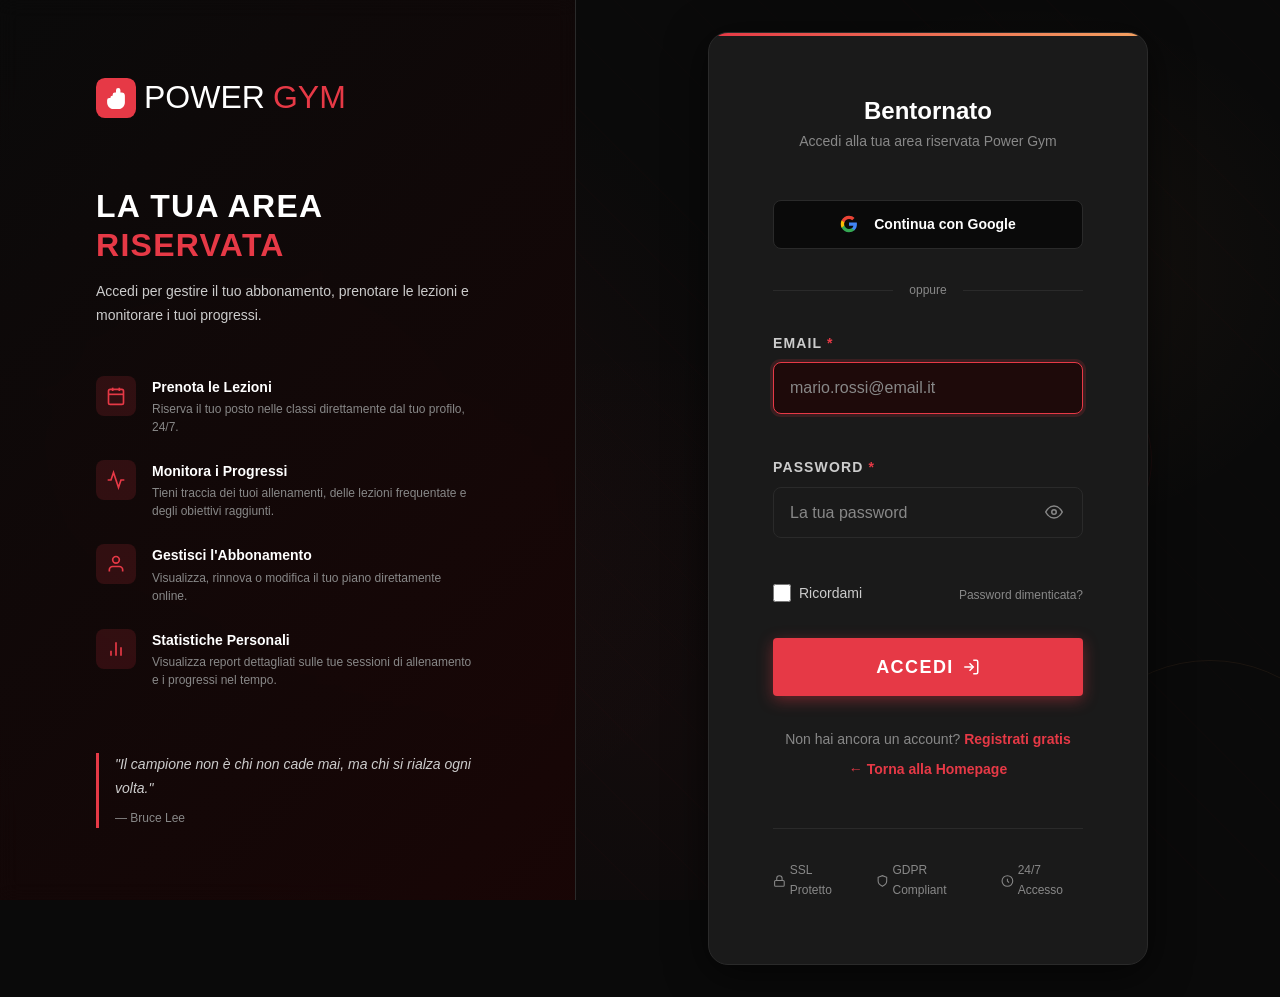
<file: login.html>
<!DOCTYPE html>
<html lang="it">
<head>
  <meta charset="UTF-8">
  <meta name="viewport" content="width=device-width, initial-scale=1.0">
  <meta name="description" content="Accedi alla tua area riservata Power Gym. Gestisci abbonamenti, prenota corsi e tieni traccia del tuo progresso.">
  <meta name="theme-color" content="#e63946">
  <title>Accedi | Power Gym Milano</title>
  <link rel="stylesheet" href="css/style.css">
  <link rel="stylesheet" href="css/animations.css">
  <link rel="stylesheet" href="css/responsive.css">
  <style>
    /* -------------------------------------------------------
       LOGIN PAGE – Additional styles
    ------------------------------------------------------- */

    /* Full-screen background with animated gradient */
    .login-bg {
      position: fixed;
      inset: 0;
      z-index: -1;
      background:
        radial-gradient(ellipse 70% 80% at 20% 50%, rgba(230,57,70,0.07) 0%, transparent 60%),
        radial-gradient(ellipse 50% 60% at 80% 30%, rgba(244,162,97,0.05) 0%, transparent 50%),
        radial-gradient(ellipse 60% 70% at 50% 80%, rgba(230,57,70,0.04) 0%, transparent 60%),
        #0a0a0a;
    }

    .login-bg::before {
      content: '';
      position: absolute;
      inset: 0;
      background-image:
        repeating-linear-gradient(
          45deg,
          transparent,
          transparent 50px,
          rgba(230,57,70,0.015) 50px,
          rgba(230,57,70,0.015) 51px
        );
    }

    /* Decorative floating elements */
    .login-deco {
      position: fixed;
      inset: 0;
      z-index: -1;
      overflow: hidden;
      pointer-events: none;
    }

    .login-deco-shape {
      position: absolute;
      border: 1px solid rgba(230,57,70,0.08);
      border-radius: 50%;
    }

    .login-deco-shape:nth-child(1) {
      width: 500px; height: 500px;
      top: -100px; left: -150px;
      animation: floatShape 10s ease-in-out infinite;
    }

    .login-deco-shape:nth-child(2) {
      width: 300px; height: 300px;
      bottom: -60px; right: -80px;
      animation: floatShape 8s ease-in-out infinite;
      animation-delay: 2s;
      border-color: rgba(244,162,97,0.07);
    }

    .login-deco-shape:nth-child(3) {
      width: 200px; height: 200px;
      top: 40%; right: 10%;
      animation: floatShape 12s ease-in-out infinite;
      animation-delay: 1s;
    }

    /* Social login buttons */
    .social-login {
      display: flex;
      flex-direction: column;
      gap: var(--space-md);
      margin-bottom: var(--space-lg);
    }

    .btn-social {
      display: flex;
      align-items: center;
      justify-content: center;
      gap: var(--space-md);
      padding: 0.75rem 1.5rem;
      border-radius: var(--radius-md);
      font-size: var(--fs-sm);
      font-weight: 600;
      cursor: pointer;
      transition: all var(--transition-base);
      border: 1px solid var(--color-border);
      background: var(--color-bg);
      color: var(--color-text);
      text-decoration: none;
    }

    .btn-social:hover {
      background: rgba(255,255,255,0.05);
      border-color: rgba(255,255,255,0.2);
      transform: translateY(-1px);
    }

    /* Features list on left panel */
    .login-features {
      position: fixed;
      left: 0; top: 0; bottom: 0;
      width: 45%;
      display: flex;
      flex-direction: column;
      justify-content: center;
      padding: var(--space-4xl);
      background: linear-gradient(135deg, rgba(10,10,10,0.9) 0%, rgba(26,5,5,0.9) 100%);
      backdrop-filter: blur(10px);
      border-right: 1px solid var(--color-border);
    }

    .login-features-logo {
      display: flex;
      align-items: center;
      gap: var(--space-sm);
      font-family: var(--font-heading);
      font-size: var(--fs-2xl);
      color: var(--color-text);
      margin-bottom: var(--space-3xl);
    }

    .login-features-title {
      font-family: var(--font-heading);
      font-size: var(--fs-2xl);
      text-transform: uppercase;
      letter-spacing: 0.04em;
      margin-bottom: var(--space-md);
    }

    .login-features-title span {
      color: var(--color-accent);
    }

    .login-features-list {
      display: flex;
      flex-direction: column;
      gap: var(--space-lg);
      margin-top: var(--space-2xl);
    }

    .login-feature-item {
      display: flex;
      align-items: flex-start;
      gap: var(--space-md);
    }

    .login-feature-icon {
      width: 40px; height: 40px;
      border-radius: var(--radius-md);
      background: rgba(230,57,70,0.15);
      display: flex;
      align-items: center;
      justify-content: center;
      color: var(--color-accent);
      flex-shrink: 0;
    }

    .login-feature-text .title {
      font-weight: 700;
      font-size: var(--fs-sm);
      margin-bottom: 2px;
    }

    .login-feature-text .desc {
      font-size: var(--fs-xs);
      color: var(--color-text-dim);
      line-height: 1.5;
    }

    /* Right panel (form) */
    .login-right {
      margin-left: 45%;
      min-height: 100vh;
      display: flex;
      align-items: center;
      justify-content: center;
      padding: var(--space-xl);
    }

    /* Responsive: below 992px collapse to single column */
    @media (max-width: 992px) {
      .login-features {
        display: none;
      }

      .login-right {
        margin-left: 0;
        width: 100%;
      }
    }
  </style>
</head>
<body>

  <!-- Animated background -->
  <div class="login-bg" aria-hidden="true">
    <div class="login-deco" aria-hidden="true">
      <div class="login-deco-shape"></div>
      <div class="login-deco-shape"></div>
      <div class="login-deco-shape"></div>
    </div>
  </div>

  <!-- Left panel: features (desktop only) -->
  <aside class="login-features" aria-label="Vantaggi dell'area riservata" aria-hidden="true">
    <a href="index.html" class="login-features-logo">
      <svg width="40" height="40" viewBox="0 0 36 36" fill="none" xmlns="http://www.w3.org/2000/svg">
        <rect width="36" height="36" rx="8" fill="#e63946"/>
        <path d="M10 22c0 3.314 2.686 6 6 6h4c3.314 0 6-2.686 6-6v-6a3 3 0 0 0-3-3h-1V11a2 2 0 0 0-4 0v2h-1a2 2 0 0 0-2 2v1h-.5A1.5 1.5 0 0 0 13 17.5v.5H12a2 2 0 0 0-2 2v2z" fill="white"/>
      </svg>
      POWER <span style="color:var(--color-accent)">GYM</span>
    </a>

    <h2 class="login-features-title">LA TUA AREA<br><span>RISERVATA</span></h2>
    <p style="color:var(--color-text-muted);font-size:var(--fs-sm);line-height:1.7;">
      Accedi per gestire il tuo abbonamento, prenotare le lezioni e monitorare i tuoi progressi.
    </p>

    <div class="login-features-list">
      <div class="login-feature-item">
        <div class="login-feature-icon">
          <svg width="20" height="20" fill="none" stroke="currentColor" stroke-width="2" viewBox="0 0 24 24">
            <rect x="3" y="4" width="18" height="18" rx="2" ry="2"/>
            <line x1="16" y1="2" x2="16" y2="6"/>
            <line x1="8" y1="2" x2="8" y2="6"/>
            <line x1="3" y1="10" x2="21" y2="10"/>
          </svg>
        </div>
        <div class="login-feature-text">
          <div class="title">Prenota le Lezioni</div>
          <div class="desc">Riserva il tuo posto nelle classi direttamente dal tuo profilo, 24/7.</div>
        </div>
      </div>

      <div class="login-feature-item">
        <div class="login-feature-icon">
          <svg width="20" height="20" fill="none" stroke="currentColor" stroke-width="2" viewBox="0 0 24 24">
            <polyline points="22 12 18 12 15 21 9 3 6 12 2 12"/>
          </svg>
        </div>
        <div class="login-feature-text">
          <div class="title">Monitora i Progressi</div>
          <div class="desc">Tieni traccia dei tuoi allenamenti, delle lezioni frequentate e degli obiettivi raggiunti.</div>
        </div>
      </div>

      <div class="login-feature-item">
        <div class="login-feature-icon">
          <svg width="20" height="20" fill="none" stroke="currentColor" stroke-width="2" viewBox="0 0 24 24">
            <path d="M20 21v-2a4 4 0 0 0-4-4H8a4 4 0 0 0-4 4v2"/>
            <circle cx="12" cy="7" r="4"/>
          </svg>
        </div>
        <div class="login-feature-text">
          <div class="title">Gestisci l'Abbonamento</div>
          <div class="desc">Visualizza, rinnova o modifica il tuo piano direttamente online.</div>
        </div>
      </div>

      <div class="login-feature-item">
        <div class="login-feature-icon">
          <svg width="20" height="20" fill="none" stroke="currentColor" stroke-width="2" viewBox="0 0 24 24">
            <path d="M18 20V10M12 20V4M6 20v-6"/>
          </svg>
        </div>
        <div class="login-feature-text">
          <div class="title">Statistiche Personali</div>
          <div class="desc">Visualizza report dettagliati sulle tue sessioni di allenamento e i progressi nel tempo.</div>
        </div>
      </div>
    </div>

    <!-- Quote -->
    <blockquote style="margin-top:var(--space-3xl);border-left:3px solid var(--color-accent);padding-left:var(--space-md);">
      <p style="font-style:italic;color:var(--color-text-muted);font-size:var(--fs-sm);line-height:1.7;">
        "Il campione non è chi non cade mai, ma chi si rialza ogni volta."
      </p>
      <footer style="margin-top:var(--space-sm);font-size:var(--fs-xs);color:var(--color-text-dim);">— Bruce Lee</footer>
    </blockquote>
  </aside>

  <!-- Right panel: login form -->
  <div class="login-right">
    <div class="login-card" style="animation: fadeInUp 0.6s ease;">

      <!-- Logo (visible on mobile, hidden on desktop where left panel shows it) -->
      <div class="login-logo" style="display:none;" id="mobile-logo">
        <a href="index.html" aria-label="Power Gym – Homepage">
          <svg width="36" height="36" viewBox="0 0 36 36" fill="none" aria-hidden="true">
            <rect width="36" height="36" rx="8" fill="#e63946"/>
            <path d="M10 22c0 3.314 2.686 6 6 6h4c3.314 0 6-2.686 6-6v-6a3 3 0 0 0-3-3h-1V11a2 2 0 0 0-4 0v2h-1a2 2 0 0 0-2 2v1h-.5A1.5 1.5 0 0 0 13 17.5v.5H12a2 2 0 0 0-2 2v2z" fill="white"/>
          </svg>
          <span style="font-family:var(--font-heading);letter-spacing:0.08em;font-size:var(--fs-xl);">
            POWER <span style="color:var(--color-accent)">GYM</span>
          </span>
        </a>
      </div>

      <h1 class="login-title">Bentornato</h1>
      <p class="login-subtitle">Accedi alla tua area riservata Power Gym</p>

      <!-- Social login -->
      <div class="social-login" aria-label="Accesso con account social">
        <a href="#" class="btn-social" aria-label="Accedi con Google">
          <svg width="18" height="18" viewBox="0 0 24 24" aria-hidden="true">
            <path d="M22.56 12.25c0-.78-.07-1.53-.2-2.25H12v4.26h5.92c-.26 1.37-1.04 2.53-2.21 3.31v2.77h3.57c2.08-1.92 3.28-4.74 3.28-8.09z" fill="#4285F4"/>
            <path d="M12 23c2.97 0 5.46-.98 7.28-2.66l-3.57-2.77c-.98.66-2.23 1.06-3.71 1.06-2.86 0-5.29-1.93-6.16-4.53H2.18v2.84C3.99 20.53 7.7 23 12 23z" fill="#34A853"/>
            <path d="M5.84 14.09c-.22-.66-.35-1.36-.35-2.09s.13-1.43.35-2.09V7.07H2.18C1.43 8.55 1 10.22 1 12s.43 3.45 1.18 4.93l2.85-2.22.81-.62z" fill="#FBBC05"/>
            <path d="M12 5.38c1.62 0 3.06.56 4.21 1.64l3.15-3.15C17.45 2.09 14.97 1 12 1 7.7 1 3.99 3.47 2.18 7.07l3.66 2.84c.87-2.6 3.3-4.53 6.16-4.53z" fill="#EA4335"/>
          </svg>
          Continua con Google
        </a>
      </div>

      <div class="login-divider">oppure</div>

      <!-- Login form -->
      <form id="login-form" novalidate aria-label="Form di accesso">

        <div class="form-group">
          <label for="login-email" class="form-label">
            Email
            <span aria-hidden="true" style="color:var(--color-accent)"> *</span>
          </label>
          <input
            type="email"
            id="login-email"
            name="email"
            class="form-input"
            placeholder="mario.rossi@email.it"
            data-rules="required,email"
            aria-required="true"
            autocomplete="email"
            autofocus
          >
          <span class="form-error" role="alert" aria-live="polite"></span>
        </div>

        <div class="form-group">
          <label for="login-password" class="form-label">
            Password
            <span aria-hidden="true" style="color:var(--color-accent)"> *</span>
          </label>
          <div class="password-wrapper">
            <input
              type="password"
              id="login-password"
              name="password"
              class="form-input"
              placeholder="La tua password"
              data-rules="required,password"
              aria-required="true"
              autocomplete="current-password"
              style="padding-right: 3rem;"
            >
            <button class="password-toggle" type="button" aria-label="Mostra password" tabindex="0">
              <!-- Eye open icon -->
              <svg class="eye-open" width="18" height="18" fill="none" stroke="currentColor" stroke-width="2" viewBox="0 0 24 24" aria-hidden="true">
                <path d="M1 12s4-8 11-8 11 8 11 8-4 8-11 8-11-8-11-8z"/>
                <circle cx="12" cy="12" r="3"/>
              </svg>
              <!-- Eye closed icon (hidden initially) -->
              <svg class="eye-closed" width="18" height="18" fill="none" stroke="currentColor" stroke-width="2" viewBox="0 0 24 24" aria-hidden="true" style="display:none;">
                <path d="M17.94 17.94A10.07 10.07 0 0 1 12 20c-7 0-11-8-11-8a18.45 18.45 0 0 1 5.06-5.94"/>
                <path d="M9.9 4.24A9.12 9.12 0 0 1 12 4c7 0 11 8 11 8a18.5 18.5 0 0 1-2.16 3.19"/>
                <line x1="1" y1="1" x2="23" y2="23"/>
              </svg>
            </button>
          </div>
          <span class="form-error" role="alert" aria-live="polite"></span>
        </div>

        <div style="display:flex;align-items:center;justify-content:space-between;margin-bottom:var(--space-xl);">
          <label class="checkbox-group">
            <input type="checkbox" id="login-remember" name="remember" value="1">
            <span style="font-size:var(--fs-sm);color:var(--color-text-muted);">Ricordami</span>
          </label>
          <div class="forgot-password" style="margin:0;">
            <a href="#">Password dimenticata?</a>
          </div>
        </div>

        <button type="submit" class="btn btn-primary" style="width:100%;justify-content:center;padding:0.9rem 1.5rem;font-size:var(--fs-md);">
          ACCEDI
          <svg width="18" height="18" fill="none" stroke="currentColor" stroke-width="2" viewBox="0 0 24 24" aria-hidden="true">
            <path d="M15 3h4a2 2 0 0 1 2 2v14a2 2 0 0 1-2 2h-4"/>
            <polyline points="10 17 15 12 10 7"/>
            <line x1="15" y1="12" x2="3" y2="12"/>
          </svg>
        </button>

        <div class="success-message" role="status" aria-live="polite"></div>

      </form>

      <div class="login-links" style="margin-top: var(--space-xl);">
        Non hai ancora un account?
        <a href="index.html#cta-form">Registrati gratis</a>
      </div>

      <div class="login-links" style="margin-top: var(--space-sm);">
        <a href="index.html">← Torna alla Homepage</a>
      </div>

      <!-- Trust badges -->
      <div style="display:flex;align-items:center;justify-content:center;gap:var(--space-lg);margin-top:var(--space-2xl);padding-top:var(--space-xl);border-top:1px solid var(--color-border);">
        <div style="display:flex;align-items:center;gap:var(--space-xs);font-size:var(--fs-xs);color:var(--color-text-dim);">
          <svg width="14" height="14" fill="none" stroke="currentColor" stroke-width="2" viewBox="0 0 24 24" aria-hidden="true"><rect x="3" y="11" width="18" height="11" rx="2" ry="2"/><path d="M7 11V7a5 5 0 0 1 10 0v4"/></svg>
          SSL Protetto
        </div>
        <div style="display:flex;align-items:center;gap:var(--space-xs);font-size:var(--fs-xs);color:var(--color-text-dim);">
          <svg width="14" height="14" fill="none" stroke="currentColor" stroke-width="2" viewBox="0 0 24 24" aria-hidden="true"><path d="M12 22s8-4 8-10V5l-8-3-8 3v7c0 6 8 10 8 10z"/></svg>
          GDPR Compliant
        </div>
        <div style="display:flex;align-items:center;gap:var(--space-xs);font-size:var(--fs-xs);color:var(--color-text-dim);">
          <svg width="14" height="14" fill="none" stroke="currentColor" stroke-width="2" viewBox="0 0 24 24" aria-hidden="true"><circle cx="12" cy="12" r="10"/><path d="M12 8v4l3 3"/></svg>
          24/7 Accesso
        </div>
      </div>

    </div>
  </div>

  <!-- Script to show logo on mobile -->
  <script>
    (function() {
      function checkWidth() {
        var logo = document.getElementById('mobile-logo');
        if (logo) {
          logo.style.display = window.innerWidth <= 992 ? 'block' : 'none';
        }
      }
      checkWidth();
      window.addEventListener('resize', checkWidth);
    })();
  </script>

  <script src="js/main.js" defer></script>
  <script src="js/form-validation.js" defer></script>
</body>
</html>
</file>
<file: css/style.css>
/* ============================================================
   POWER GYM - Main Stylesheet
   style.css
   ============================================================ */

/* ============================================================
   1. CSS CUSTOM PROPERTIES (VARIABLES)
   ============================================================ */
:root {
  /* Colors */
  --color-bg:           #0a0a0a;
  --color-bg-card:      #1a1a1a;
  --color-bg-card-hover:#222222;
  --color-bg-section:   #111111;
  --color-accent:       #e63946;
  --color-accent-hover: #c1121f;
  --color-accent-2:     #f4a261;
  --color-text:         #ffffff;
  --color-text-muted:   #cccccc;
  --color-text-dim:     #888888;
  --color-border:       #2a2a2a;
  --color-border-accent:#e63946;

  /* Navbar */
  --navbar-height:      72px;
  --navbar-bg:          rgba(10, 10, 10, 0.95);
  --navbar-glass:       rgba(10, 10, 10, 0.85);

  /* Typography */
  --font-primary:       'Segoe UI', 'Arial', sans-serif;
  --font-heading:       'Impact', 'Arial Black', 'Segoe UI Black', sans-serif;
  --font-mono:          'Courier New', monospace;

  /* Font sizes */
  --fs-xs:    0.75rem;
  --fs-sm:    0.875rem;
  --fs-base:  1rem;
  --fs-md:    1.125rem;
  --fs-lg:    1.25rem;
  --fs-xl:    1.5rem;
  --fs-2xl:   2rem;
  --fs-3xl:   2.5rem;
  --fs-4xl:   3.5rem;
  --fs-5xl:   5rem;

  /* Spacing */
  --space-xs:  0.25rem;
  --space-sm:  0.5rem;
  --space-md:  1rem;
  --space-lg:  1.5rem;
  --space-xl:  2rem;
  --space-2xl: 3rem;
  --space-3xl: 4rem;
  --space-4xl: 6rem;

  /* Border radius */
  --radius-sm:   4px;
  --radius-md:   8px;
  --radius-lg:   12px;
  --radius-xl:   20px;
  --radius-full: 9999px;

  /* Shadows */
  --shadow-sm:    0 2px 8px rgba(0,0,0,0.4);
  --shadow-md:    0 4px 20px rgba(0,0,0,0.5);
  --shadow-lg:    0 8px 40px rgba(0,0,0,0.6);
  --shadow-accent:0 0 20px rgba(230,57,70,0.4);
  --shadow-glow:  0 0 40px rgba(230,57,70,0.3);

  /* Transitions */
  --transition-fast:   0.15s ease;
  --transition-base:   0.3s ease;
  --transition-slow:   0.5s ease;

  /* Z-index */
  --z-base:    1;
  --z-dropdown:100;
  --z-sticky:  200;
  --z-modal:   300;
  --z-toast:   400;
}

/* ============================================================
   2. MODERN CSS RESET
   ============================================================ */
*,
*::before,
*::after {
  box-sizing: border-box;
  margin: 0;
  padding: 0;
}

html {
  scroll-behavior: smooth;
  font-size: 16px;
  -webkit-text-size-adjust: 100%;
}

body {
  font-family: var(--font-primary);
  background-color: var(--color-bg);
  color: var(--color-text);
  line-height: 1.6;
  overflow-x: hidden;
  -webkit-font-smoothing: antialiased;
  -moz-osx-font-smoothing: grayscale;
}

img, video, svg {
  max-width: 100%;
  display: block;
}

a {
  color: inherit;
  text-decoration: none;
}

ul, ol {
  list-style: none;
}

button, input, textarea, select {
  font: inherit;
  border: none;
  outline: none;
  background: none;
}

button {
  cursor: pointer;
}

h1, h2, h3, h4, h5, h6 {
  line-height: 1.2;
  font-weight: 700;
}

/* ============================================================
   3. UTILITY CLASSES
   ============================================================ */
.container {
  width: 100%;
  max-width: 1200px;
  margin: 0 auto;
  padding: 0 var(--space-xl);
}

.section-padding {
  padding: var(--space-4xl) 0;
}

.text-center { text-align: center; }
.text-accent  { color: var(--color-accent); }
.text-muted   { color: var(--color-text-muted); }
.text-dim     { color: var(--color-text-dim); }

.sr-only {
  position: absolute;
  width: 1px; height: 1px;
  padding: 0; margin: -1px;
  overflow: hidden;
  clip: rect(0,0,0,0);
  white-space: nowrap;
  border: 0;
}

.section-label {
  display: inline-block;
  font-size: var(--fs-xs);
  font-weight: 700;
  letter-spacing: 0.2em;
  text-transform: uppercase;
  color: var(--color-accent);
  margin-bottom: var(--space-md);
}

.section-title {
  font-family: var(--font-heading);
  font-size: var(--fs-3xl);
  text-transform: uppercase;
  letter-spacing: 0.05em;
  margin-bottom: var(--space-md);
}

.section-title span {
  color: var(--color-accent);
}

.section-subtitle {
  font-size: var(--fs-md);
  color: var(--color-text-muted);
  max-width: 600px;
  margin: 0 auto var(--space-3xl);
}

/* ============================================================
   4. BUTTONS
   ============================================================ */
.btn {
  display: inline-flex;
  align-items: center;
  justify-content: center;
  gap: var(--space-sm);
  padding: 0.75rem 1.75rem;
  font-size: var(--fs-base);
  font-weight: 700;
  text-transform: uppercase;
  letter-spacing: 0.08em;
  border-radius: var(--radius-sm);
  transition: all var(--transition-base);
  position: relative;
  overflow: hidden;
  white-space: nowrap;
}

.btn::before {
  content: '';
  position: absolute;
  inset: 0;
  background: rgba(255,255,255,0.1);
  opacity: 0;
  transition: opacity var(--transition-fast);
}

.btn:hover::before {
  opacity: 1;
}

.btn-primary {
  background: var(--color-accent);
  color: var(--color-text);
  box-shadow: 0 4px 15px rgba(230,57,70,0.4);
}

.btn-primary:hover {
  background: var(--color-accent-hover);
  box-shadow: 0 6px 25px rgba(230,57,70,0.6);
  transform: translateY(-2px);
}

.btn-primary:active {
  transform: translateY(0);
}

.btn-outline {
  background: transparent;
  color: var(--color-text);
  border: 2px solid var(--color-text);
}

.btn-outline:hover {
  background: var(--color-text);
  color: var(--color-bg);
  transform: translateY(-2px);
}

.btn-outline-accent {
  background: transparent;
  color: var(--color-accent);
  border: 2px solid var(--color-accent);
}

.btn-outline-accent:hover {
  background: var(--color-accent);
  color: var(--color-text);
  transform: translateY(-2px);
  box-shadow: var(--shadow-accent);
}

.btn-sm {
  padding: 0.5rem 1.25rem;
  font-size: var(--fs-sm);
}

.btn-lg {
  padding: 1rem 2.5rem;
  font-size: var(--fs-md);
}

/* ============================================================
   5. NAVBAR
   ============================================================ */
.navbar {
  position: fixed;
  top: 0; left: 0; right: 0;
  height: var(--navbar-height);
  z-index: var(--z-sticky);
  background: transparent;
  transition: background var(--transition-base),
              backdrop-filter var(--transition-base),
              box-shadow var(--transition-base);
}

.navbar.scrolled {
  background: var(--navbar-glass);
  backdrop-filter: blur(20px) saturate(1.5);
  -webkit-backdrop-filter: blur(20px) saturate(1.5);
  box-shadow: 0 1px 0 rgba(255,255,255,0.05),
              0 4px 20px rgba(0,0,0,0.5);
}

.navbar-inner {
  display: flex;
  align-items: center;
  justify-content: space-between;
  height: 100%;
  padding: 0 var(--space-xl);
  max-width: 1400px;
  margin: 0 auto;
}

/* Logo */
.navbar-logo {
  display: flex;
  align-items: center;
  gap: var(--space-sm);
  font-family: var(--font-heading);
  font-size: var(--fs-xl);
  letter-spacing: 0.08em;
  color: var(--color-text);
  transition: color var(--transition-fast);
  flex-shrink: 0;
}

.navbar-logo:hover {
  color: var(--color-accent);
}

.navbar-logo svg {
  flex-shrink: 0;
}

.logo-text {
  display: flex;
  flex-direction: column;
  line-height: 1;
}

.logo-text .logo-main {
  color: var(--color-text);
  font-size: var(--fs-xl);
}

.logo-text .logo-sub {
  color: var(--color-accent);
  font-size: var(--fs-xs);
  letter-spacing: 0.2em;
  font-weight: 400;
}

/* Nav Links */
.navbar-nav {
  display: flex;
  align-items: center;
  gap: var(--space-xl);
}

.nav-link {
  font-size: var(--fs-sm);
  font-weight: 600;
  text-transform: uppercase;
  letter-spacing: 0.1em;
  color: var(--color-text-muted);
  position: relative;
  padding: var(--space-xs) 0;
  transition: color var(--transition-fast);
}

.nav-link::after {
  content: '';
  position: absolute;
  bottom: -2px; left: 0;
  width: 0; height: 2px;
  background: var(--color-accent);
  transition: width var(--transition-base);
}

.nav-link:hover,
.nav-link.active {
  color: var(--color-text);
}

.nav-link:hover::after,
.nav-link.active::after {
  width: 100%;
}

/* Navbar actions */
.navbar-actions {
  display: flex;
  align-items: center;
  gap: var(--space-md);
}

.btn-login {
  font-size: var(--fs-sm);
  font-weight: 600;
  text-transform: uppercase;
  letter-spacing: 0.08em;
  color: var(--color-text-muted);
  transition: color var(--transition-fast);
  padding: 0.4rem 0.8rem;
}

.btn-login:hover {
  color: var(--color-text);
}

/* Hamburger */
.hamburger {
  display: none;
  flex-direction: column;
  justify-content: space-between;
  width: 28px; height: 20px;
  cursor: pointer;
  padding: 0;
  background: none;
  border: none;
  z-index: var(--z-modal);
}

.hamburger span {
  display: block;
  width: 100%; height: 2px;
  background: var(--color-text);
  border-radius: 2px;
  transition: all var(--transition-base);
  transform-origin: center;
}

.hamburger.active span:nth-child(1) {
  transform: translateY(9px) rotate(45deg);
}

.hamburger.active span:nth-child(2) {
  opacity: 0;
  transform: scaleX(0);
}

.hamburger.active span:nth-child(3) {
  transform: translateY(-9px) rotate(-45deg);
}

/* Mobile nav overlay */
.mobile-nav {
  display: none;
  position: fixed;
  inset: 0;
  background: rgba(10,10,10,0.98);
  backdrop-filter: blur(20px);
  z-index: var(--z-sticky) - 1;
  flex-direction: column;
  align-items: center;
  justify-content: center;
  gap: var(--space-xl);
  opacity: 0;
  pointer-events: none;
  transition: opacity var(--transition-base);
}

.mobile-nav.open {
  opacity: 1;
  pointer-events: all;
}

.mobile-nav .nav-link {
  font-size: var(--fs-2xl);
  color: var(--color-text);
}

/* ============================================================
   6. HERO SECTION
   ============================================================ */
.hero {
  position: relative;
  min-height: 100vh;
  display: flex;
  align-items: center;
  justify-content: center;
  overflow: hidden;
}

.hero-bg {
  position: absolute;
  inset: 0;
  background:
    linear-gradient(135deg, #0a0a0a 0%, #1a0000 40%, #0a0a0a 100%);
  z-index: 0;
}

/* Geometric CSS pattern */
.hero-bg::before {
  content: '';
  position: absolute;
  inset: 0;
  background-image:
    repeating-linear-gradient(
      60deg,
      transparent,
      transparent 60px,
      rgba(230,57,70,0.03) 60px,
      rgba(230,57,70,0.03) 61px
    ),
    repeating-linear-gradient(
      -60deg,
      transparent,
      transparent 60px,
      rgba(230,57,70,0.03) 60px,
      rgba(230,57,70,0.03) 61px
    );
}

.hero-bg::after {
  content: '';
  position: absolute;
  inset: 0;
  background: radial-gradient(
    ellipse 80% 60% at 50% 50%,
    rgba(230,57,70,0.08) 0%,
    transparent 70%
  );
}

.hero-animated-shapes {
  position: absolute;
  inset: 0;
  overflow: hidden;
  z-index: 1;
}

.hero-shape {
  position: absolute;
  border: 1px solid rgba(230,57,70,0.15);
  border-radius: var(--radius-sm);
  animation: floatShape 8s ease-in-out infinite;
}

.hero-shape:nth-child(1) {
  width: 120px; height: 120px;
  top: 15%; left: 10%;
  transform: rotate(15deg);
  animation-delay: 0s;
}

.hero-shape:nth-child(2) {
  width: 60px; height: 60px;
  top: 60%; left: 5%;
  transform: rotate(45deg);
  animation-delay: 1s;
  border-color: rgba(244,162,97,0.15);
}

.hero-shape:nth-child(3) {
  width: 200px; height: 200px;
  top: 10%; right: 8%;
  transform: rotate(-20deg);
  animation-delay: 2s;
  border-radius: 50%;
  border-color: rgba(230,57,70,0.1);
}

.hero-shape:nth-child(4) {
  width: 80px; height: 80px;
  bottom: 20%; right: 15%;
  transform: rotate(30deg);
  animation-delay: 1.5s;
}

.hero-shape:nth-child(5) {
  width: 40px; height: 40px;
  bottom: 30%; left: 20%;
  transform: rotate(60deg);
  animation-delay: 0.5s;
  border-color: rgba(244,162,97,0.2);
}

.hero-overlay {
  position: absolute;
  inset: 0;
  background: linear-gradient(
    to bottom,
    rgba(10,10,10,0.3) 0%,
    rgba(10,10,10,0.1) 50%,
    rgba(10,10,10,0.7) 100%
  );
  z-index: 2;
}

.hero-content {
  position: relative;
  z-index: 3;
  text-align: center;
  padding: var(--space-xl);
  max-width: 900px;
}

.hero-badge {
  display: inline-flex;
  align-items: center;
  gap: var(--space-sm);
  background: rgba(230,57,70,0.15);
  border: 1px solid rgba(230,57,70,0.4);
  border-radius: var(--radius-full);
  padding: var(--space-xs) var(--space-lg);
  font-size: var(--fs-xs);
  font-weight: 700;
  letter-spacing: 0.2em;
  text-transform: uppercase;
  color: var(--color-accent);
  margin-bottom: var(--space-xl);
}

.hero-badge::before {
  content: '';
  width: 6px; height: 6px;
  border-radius: 50%;
  background: var(--color-accent);
  animation: pulse 2s infinite;
}

.hero-title {
  font-family: var(--font-heading);
  font-size: clamp(2.5rem, 8vw, var(--fs-5xl));
  font-weight: 900;
  text-transform: uppercase;
  letter-spacing: 0.04em;
  line-height: 1.05;
  margin-bottom: var(--space-xl);
  text-shadow: 0 4px 20px rgba(0,0,0,0.5);
}

.hero-title .accent-line {
  display: block;
  color: var(--color-accent);
  -webkit-text-stroke: 0;
}

.hero-subtitle {
  font-size: clamp(1rem, 2.5vw, var(--fs-lg));
  color: var(--color-text-muted);
  margin-bottom: var(--space-3xl);
  max-width: 560px;
  margin-left: auto;
  margin-right: auto;
  line-height: 1.7;
}

.hero-actions {
  display: flex;
  gap: var(--space-lg);
  justify-content: center;
  flex-wrap: wrap;
  margin-bottom: var(--space-3xl);
}

.hero-scroll {
  position: absolute;
  bottom: var(--space-xl);
  left: 50%;
  transform: translateX(-50%);
  z-index: 3;
  display: flex;
  flex-direction: column;
  align-items: center;
  gap: var(--space-sm);
  color: var(--color-text-dim);
  font-size: var(--fs-xs);
  letter-spacing: 0.15em;
  text-transform: uppercase;
  animation: bounceDown 2s ease-in-out infinite;
}

.hero-scroll svg {
  display: inline-block;
}

/* ============================================================
   7. STATS SECTION
   ============================================================ */
.stats-bar {
  background: var(--color-bg-card);
  border-top: 1px solid var(--color-border);
  border-bottom: 1px solid var(--color-border);
  padding: var(--space-2xl) 0;
}

.stats-grid {
  display: grid;
  grid-template-columns: repeat(3, 1fr);
  gap: var(--space-xl);
  text-align: center;
}

.stat-item {
  padding: var(--space-lg);
  position: relative;
}

.stat-item:not(:last-child)::after {
  content: '';
  position: absolute;
  right: 0; top: 20%;
  height: 60%;
  width: 1px;
  background: var(--color-border);
}

.stat-number {
  font-family: var(--font-heading);
  font-size: var(--fs-4xl);
  color: var(--color-accent);
  line-height: 1;
  margin-bottom: var(--space-sm);
}

.stat-label {
  font-size: var(--fs-sm);
  color: var(--color-text-muted);
  text-transform: uppercase;
  letter-spacing: 0.12em;
  font-weight: 600;
}

/* ============================================================
   8. CHI SIAMO SECTION
   ============================================================ */
.about {
  padding: var(--space-4xl) 0;
  background: var(--color-bg);
}

.about-grid {
  display: grid;
  grid-template-columns: 1fr 1fr;
  gap: var(--space-4xl);
  align-items: center;
}

.about-visual {
  position: relative;
}

.about-img-placeholder {
  width: 100%;
  aspect-ratio: 4/3;
  background: linear-gradient(135deg, #1a0505 0%, #2d0a0a 50%, #1a1a1a 100%);
  border-radius: var(--radius-lg);
  display: flex;
  align-items: center;
  justify-content: center;
  border: 1px solid var(--color-border);
  position: relative;
  overflow: hidden;
}

.about-img-placeholder::before {
  content: '';
  position: absolute;
  inset: 0;
  background: repeating-linear-gradient(
    45deg,
    transparent,
    transparent 10px,
    rgba(230,57,70,0.03) 10px,
    rgba(230,57,70,0.03) 11px
  );
}

.about-img-placeholder svg {
  width: 80px; height: 80px;
  color: var(--color-accent);
  opacity: 0.4;
}

.about-badge-img {
  position: absolute;
  bottom: -20px; right: -20px;
  background: var(--color-accent);
  border-radius: var(--radius-lg);
  padding: var(--space-lg) var(--space-xl);
  text-align: center;
  box-shadow: var(--shadow-lg);
}

.about-badge-img .badge-num {
  font-family: var(--font-heading);
  font-size: var(--fs-3xl);
  color: var(--color-text);
  line-height: 1;
}

.about-badge-img .badge-text {
  font-size: var(--fs-xs);
  color: rgba(255,255,255,0.8);
  text-transform: uppercase;
  letter-spacing: 0.1em;
}

.about-content .section-title {
  text-align: left;
  margin-bottom: var(--space-lg);
}

.about-content .section-label {
  display: block;
  text-align: left;
}

.about-description {
  color: var(--color-text-muted);
  margin-bottom: var(--space-lg);
  line-height: 1.8;
}

.about-features {
  display: flex;
  flex-direction: column;
  gap: var(--space-md);
  margin-bottom: var(--space-2xl);
}

.about-feature {
  display: flex;
  align-items: center;
  gap: var(--space-md);
  color: var(--color-text-muted);
  font-size: var(--fs-sm);
}

.about-feature-icon {
  width: 36px; height: 36px;
  border-radius: 50%;
  background: rgba(230,57,70,0.15);
  display: flex;
  align-items: center;
  justify-content: center;
  flex-shrink: 0;
  color: var(--color-accent);
}

/* ============================================================
   9. COURSES SECTION
   ============================================================ */
.courses {
  padding: var(--space-4xl) 0;
  background: var(--color-bg-section);
}

.courses-grid {
  display: grid;
  grid-template-columns: repeat(3, 1fr);
  gap: var(--space-xl);
}

.course-card {
  background: var(--color-bg-card);
  border: 1px solid var(--color-border);
  border-radius: var(--radius-lg);
  padding: var(--space-2xl) var(--space-xl);
  transition: all var(--transition-base);
  position: relative;
  overflow: hidden;
  display: flex;
  flex-direction: column;
}

.course-card::before {
  content: '';
  position: absolute;
  top: 0; left: 0; right: 0;
  height: 3px;
  background: linear-gradient(90deg, var(--color-accent), var(--color-accent-2));
  transform: scaleX(0);
  transform-origin: left;
  transition: transform var(--transition-base);
}

.course-card:hover {
  border-color: rgba(230,57,70,0.4);
  background: var(--color-bg-card-hover);
  transform: translateY(-6px);
  box-shadow: var(--shadow-glow), var(--shadow-lg);
}

.course-card:hover::before {
  transform: scaleX(1);
}

.course-icon {
  width: 60px; height: 60px;
  background: rgba(230,57,70,0.12);
  border-radius: var(--radius-md);
  display: flex;
  align-items: center;
  justify-content: center;
  margin-bottom: var(--space-lg);
  color: var(--color-accent);
  transition: background var(--transition-base);
}

.course-card:hover .course-icon {
  background: rgba(230,57,70,0.25);
}

.course-level {
  display: inline-flex;
  align-items: center;
  gap: var(--space-xs);
  font-size: var(--fs-xs);
  font-weight: 700;
  letter-spacing: 0.1em;
  text-transform: uppercase;
  padding: 0.25rem 0.75rem;
  border-radius: var(--radius-full);
  margin-bottom: var(--space-md);
}

.course-level.beginner {
  background: rgba(34,197,94,0.15);
  color: #4ade80;
}

.course-level.intermediate {
  background: rgba(244,162,97,0.15);
  color: var(--color-accent-2);
}

.course-level.advanced {
  background: rgba(230,57,70,0.15);
  color: var(--color-accent);
}

.course-title {
  font-family: var(--font-heading);
  font-size: var(--fs-xl);
  text-transform: uppercase;
  letter-spacing: 0.05em;
  margin-bottom: var(--space-md);
  color: var(--color-text);
}

.course-desc {
  color: var(--color-text-muted);
  font-size: var(--fs-sm);
  line-height: 1.7;
  flex: 1;
  margin-bottom: var(--space-xl);
}

/* ============================================================
   10. WHY CHOOSE US
   ============================================================ */
.why-us {
  padding: var(--space-4xl) 0;
  background: var(--color-bg);
}

.features-grid {
  display: grid;
  grid-template-columns: repeat(4, 1fr);
  gap: var(--space-xl);
}

.feature-box {
  text-align: center;
  padding: var(--space-2xl) var(--space-lg);
  background: var(--color-bg-card);
  border: 1px solid var(--color-border);
  border-radius: var(--radius-lg);
  transition: all var(--transition-base);
  position: relative;
  overflow: hidden;
}

.feature-box::after {
  content: '';
  position: absolute;
  bottom: 0; left: 0; right: 0;
  height: 3px;
  background: linear-gradient(90deg, var(--color-accent), var(--color-accent-2));
  transform: scaleX(0);
  transition: transform var(--transition-base);
}

.feature-box:hover {
  border-color: rgba(230,57,70,0.3);
  transform: translateY(-4px);
  box-shadow: var(--shadow-glow), var(--shadow-md);
}

.feature-box:hover::after {
  transform: scaleX(1);
}

.feature-icon {
  width: 72px; height: 72px;
  background: rgba(230,57,70,0.1);
  border-radius: 50%;
  display: flex;
  align-items: center;
  justify-content: center;
  margin: 0 auto var(--space-lg);
  color: var(--color-accent);
  font-size: var(--fs-2xl);
  transition: all var(--transition-base);
}

.feature-box:hover .feature-icon {
  background: rgba(230,57,70,0.2);
  box-shadow: 0 0 20px rgba(230,57,70,0.3);
}

.feature-title {
  font-weight: 700;
  font-size: var(--fs-md);
  margin-bottom: var(--space-sm);
  text-transform: uppercase;
  letter-spacing: 0.05em;
}

.feature-text {
  font-size: var(--fs-sm);
  color: var(--color-text-muted);
  line-height: 1.7;
}

/* ============================================================
   11. TESTIMONIALS
   ============================================================ */
.testimonials {
  padding: var(--space-4xl) 0;
  background: var(--color-bg-section);
  overflow: hidden;
}

.slider-wrapper {
  position: relative;
  overflow: hidden;
  border-radius: var(--radius-lg);
}

.slider-track {
  display: flex;
  transition: transform 0.5s ease;
}

.slide {
  min-width: 100%;
  padding: var(--space-xl);
}

.testimonial-card {
  max-width: 800px;
  margin: 0 auto;
  background: var(--color-bg-card);
  border: 1px solid var(--color-border);
  border-radius: var(--radius-lg);
  padding: var(--space-3xl);
  position: relative;
  text-align: center;
}

.testimonial-card::before {
  content: '"';
  position: absolute;
  top: -20px; left: var(--space-2xl);
  font-family: var(--font-heading);
  font-size: 8rem;
  color: var(--color-accent);
  opacity: 0.2;
  line-height: 1;
}

.testimonial-stars {
  display: flex;
  justify-content: center;
  gap: var(--space-xs);
  margin-bottom: var(--space-xl);
  color: var(--color-accent-2);
}

.testimonial-text {
  font-size: var(--fs-lg);
  color: var(--color-text-muted);
  line-height: 1.8;
  font-style: italic;
  margin-bottom: var(--space-xl);
}

.testimonial-author {
  display: flex;
  align-items: center;
  gap: var(--space-md);
  justify-content: center;
}

.author-avatar {
  width: 56px; height: 56px;
  border-radius: 50%;
  background: linear-gradient(135deg, var(--color-accent), var(--color-accent-2));
  display: flex;
  align-items: center;
  justify-content: center;
  font-weight: 700;
  font-size: var(--fs-md);
  color: var(--color-text);
  flex-shrink: 0;
}

.author-info .author-name {
  font-weight: 700;
  color: var(--color-text);
}

.author-info .author-role {
  font-size: var(--fs-sm);
  color: var(--color-text-dim);
}

/* Slider controls */
.slider-controls {
  display: flex;
  align-items: center;
  justify-content: center;
  gap: var(--space-lg);
  margin-top: var(--space-2xl);
}

.slider-btn {
  width: 44px; height: 44px;
  border-radius: 50%;
  background: var(--color-bg-card);
  border: 1px solid var(--color-border);
  color: var(--color-text);
  display: flex;
  align-items: center;
  justify-content: center;
  cursor: pointer;
  transition: all var(--transition-base);
}

.slider-btn:hover {
  background: var(--color-accent);
  border-color: var(--color-accent);
  box-shadow: var(--shadow-accent);
}

.slider-dots {
  display: flex;
  gap: var(--space-sm);
}

.slider-dot {
  width: 8px; height: 8px;
  border-radius: 50%;
  background: var(--color-border);
  border: none;
  cursor: pointer;
  transition: all var(--transition-base);
  padding: 0;
}

.slider-dot.active {
  background: var(--color-accent);
  width: 24px;
  border-radius: var(--radius-full);
}

/* ============================================================
   12. SCHEDULE / ORARI
   ============================================================ */
.schedule {
  padding: var(--space-4xl) 0;
  background: var(--color-bg);
}

.schedule-table-wrapper {
  overflow-x: auto;
  border-radius: var(--radius-lg);
  border: 1px solid var(--color-border);
}

.schedule-table {
  width: 100%;
  border-collapse: collapse;
  font-size: var(--fs-sm);
}

.schedule-table th {
  background: var(--color-bg-card);
  padding: var(--space-md) var(--space-lg);
  text-align: center;
  font-weight: 700;
  text-transform: uppercase;
  letter-spacing: 0.1em;
  color: var(--color-text-muted);
  border-bottom: 2px solid var(--color-accent);
  white-space: nowrap;
}

.schedule-table th:first-child {
  text-align: left;
  color: var(--color-accent);
}

.schedule-table td {
  padding: var(--space-md) var(--space-lg);
  text-align: center;
  border-bottom: 1px solid var(--color-border);
  color: var(--color-text-muted);
  transition: background var(--transition-fast);
}

.schedule-table td:first-child {
  text-align: left;
  font-weight: 700;
  color: var(--color-text);
  background: rgba(230,57,70,0.05);
}

.schedule-table tr:hover td {
  background: rgba(230,57,70,0.05);
}

.schedule-table tr:last-child td {
  border-bottom: none;
}

.schedule-pill {
  display: inline-block;
  padding: 0.2rem 0.6rem;
  border-radius: var(--radius-full);
  font-size: var(--fs-xs);
  font-weight: 600;
  background: rgba(230,57,70,0.15);
  color: var(--color-accent);
  white-space: nowrap;
}

.schedule-pill.orange {
  background: rgba(244,162,97,0.15);
  color: var(--color-accent-2);
}

.schedule-pill.green {
  background: rgba(34,197,94,0.12);
  color: #4ade80;
}

/* ============================================================
   13. CTA SECTION
   ============================================================ */
.cta-section {
  padding: var(--space-4xl) 0;
  background: linear-gradient(135deg, #0a0a0a 0%, #1a0505 50%, #0a0a0a 100%);
  position: relative;
  overflow: hidden;
}

.cta-section::before {
  content: '';
  position: absolute;
  inset: 0;
  background: radial-gradient(ellipse 70% 80% at 50% 50%, rgba(230,57,70,0.08) 0%, transparent 70%);
}

.cta-content {
  position: relative;
  z-index: 1;
  text-align: center;
}

.cta-title {
  font-family: var(--font-heading);
  font-size: clamp(1.8rem, 5vw, var(--fs-3xl));
  text-transform: uppercase;
  letter-spacing: 0.05em;
  margin-bottom: var(--space-md);
}

.cta-subtitle {
  color: var(--color-text-muted);
  margin-bottom: var(--space-2xl);
  font-size: var(--fs-md);
}

.cta-form {
  display: flex;
  flex-wrap: wrap;
  gap: var(--space-md);
  max-width: 700px;
  margin: 0 auto;
  justify-content: center;
}

.cta-form .form-input {
  flex: 1 1 180px;
  min-width: 0;
}

/* ============================================================
   14. FORMS
   ============================================================ */
.form-group {
  position: relative;
  margin-bottom: var(--space-lg);
}

.form-label {
  display: block;
  font-size: var(--fs-sm);
  font-weight: 600;
  color: var(--color-text-muted);
  margin-bottom: var(--space-sm);
  text-transform: uppercase;
  letter-spacing: 0.08em;
}

.form-input,
.form-select,
.form-textarea {
  width: 100%;
  background: var(--color-bg-card);
  border: 1px solid var(--color-border);
  border-radius: var(--radius-md);
  padding: 0.75rem 1rem;
  color: var(--color-text);
  font-size: var(--fs-base);
  transition: all var(--transition-base);
  appearance: none;
  -webkit-appearance: none;
}

.form-input::placeholder,
.form-textarea::placeholder {
  color: var(--color-text-dim);
}

.form-input:focus,
.form-select:focus,
.form-textarea:focus {
  border-color: var(--color-accent);
  box-shadow: 0 0 0 3px rgba(230,57,70,0.15);
  background: #1e0a0a;
}

.form-input.valid {
  border-color: #4ade80;
  box-shadow: 0 0 0 3px rgba(74,222,128,0.15);
}

.form-input.invalid {
  border-color: var(--color-accent);
  box-shadow: 0 0 0 3px rgba(230,57,70,0.2);
}

.form-error {
  display: block;
  font-size: var(--fs-xs);
  color: var(--color-accent);
  margin-top: var(--space-xs);
  min-height: 1.2em;
}

.form-textarea {
  resize: vertical;
  min-height: 120px;
}

.form-select {
  background-image: url("data:image/svg+xml,%3Csvg xmlns='http://www.w3.org/2000/svg' width='12' height='8' viewBox='0 0 12 8'%3E%3Cpath d='M1 1l5 5 5-5' stroke='%23888' stroke-width='1.5' fill='none' stroke-linecap='round'/%3E%3C/svg%3E");
  background-repeat: no-repeat;
  background-position: right 1rem center;
  padding-right: 2.5rem;
  cursor: pointer;
}

.form-select option {
  background: var(--color-bg-card);
  color: var(--color-text);
}

.checkbox-group {
  display: flex;
  align-items: center;
  gap: var(--space-sm);
  cursor: pointer;
}

.checkbox-group input[type="checkbox"] {
  width: 18px; height: 18px;
  accent-color: var(--color-accent);
  cursor: pointer;
}

.success-message {
  display: none;
  background: rgba(74,222,128,0.1);
  border: 1px solid #4ade80;
  border-radius: var(--radius-md);
  padding: var(--space-lg);
  text-align: center;
  color: #4ade80;
  font-weight: 600;
  margin-top: var(--space-md);
}

.success-message.show {
  display: block;
  animation: fadeInUp 0.4s ease;
}

/* ============================================================
   15. PAGE HEADER (inner pages)
   ============================================================ */
.page-header {
  padding-top: calc(var(--navbar-height) + var(--space-4xl));
  padding-bottom: var(--space-4xl);
  background: linear-gradient(135deg, #0a0a0a 0%, #1a0505 60%, #0a0a0a 100%);
  text-align: center;
  position: relative;
  overflow: hidden;
}

.page-header::before {
  content: '';
  position: absolute;
  inset: 0;
  background-image:
    repeating-linear-gradient(
      45deg,
      transparent,
      transparent 40px,
      rgba(230,57,70,0.02) 40px,
      rgba(230,57,70,0.02) 41px
    );
}

.page-header-content {
  position: relative;
  z-index: 1;
}

.page-header h1 {
  font-family: var(--font-heading);
  font-size: clamp(2.5rem, 6vw, var(--fs-4xl));
  text-transform: uppercase;
  letter-spacing: 0.05em;
  margin-bottom: var(--space-md);
}

.page-header h1 span {
  color: var(--color-accent);
}

.page-header p {
  color: var(--color-text-muted);
  font-size: var(--fs-md);
  max-width: 600px;
  margin: 0 auto;
}

.breadcrumb {
  display: flex;
  align-items: center;
  justify-content: center;
  gap: var(--space-sm);
  font-size: var(--fs-sm);
  color: var(--color-text-dim);
  margin-bottom: var(--space-xl);
}

.breadcrumb a {
  color: var(--color-text-dim);
  transition: color var(--transition-fast);
}

.breadcrumb a:hover {
  color: var(--color-accent);
}

.breadcrumb-sep {
  color: var(--color-accent);
}

/* ============================================================
   16. FOOTER
   ============================================================ */
.footer {
  background: #050505;
  border-top: 1px solid var(--color-border);
}

.footer-main {
  padding: var(--space-4xl) 0 var(--space-3xl);
  display: grid;
  grid-template-columns: 2fr 1fr 1fr 1.5fr;
  gap: var(--space-3xl);
}

.footer-brand .footer-logo {
  display: flex;
  align-items: center;
  gap: var(--space-sm);
  font-family: var(--font-heading);
  font-size: var(--fs-xl);
  color: var(--color-text);
  margin-bottom: var(--space-lg);
}

.footer-brand p {
  color: var(--color-text-dim);
  font-size: var(--fs-sm);
  line-height: 1.7;
  margin-bottom: var(--space-xl);
}

.social-links {
  display: flex;
  gap: var(--space-md);
}

.social-link {
  width: 40px; height: 40px;
  border-radius: 50%;
  background: var(--color-bg-card);
  border: 1px solid var(--color-border);
  display: flex;
  align-items: center;
  justify-content: center;
  color: var(--color-text-dim);
  transition: all var(--transition-base);
}

.social-link:hover {
  background: var(--color-accent);
  border-color: var(--color-accent);
  color: var(--color-text);
  transform: translateY(-3px);
  box-shadow: var(--shadow-accent);
}

.footer-col h4 {
  font-size: var(--fs-sm);
  font-weight: 700;
  text-transform: uppercase;
  letter-spacing: 0.15em;
  color: var(--color-text);
  margin-bottom: var(--space-lg);
}

.footer-links {
  display: flex;
  flex-direction: column;
  gap: var(--space-sm);
}

.footer-links a {
  font-size: var(--fs-sm);
  color: var(--color-text-dim);
  transition: color var(--transition-fast);
  display: flex;
  align-items: center;
  gap: var(--space-xs);
}

.footer-links a::before {
  content: '→';
  color: var(--color-accent);
  font-size: var(--fs-xs);
  opacity: 0;
  transform: translateX(-4px);
  transition: all var(--transition-fast);
}

.footer-links a:hover {
  color: var(--color-text);
}

.footer-links a:hover::before {
  opacity: 1;
  transform: translateX(0);
}

.footer-contact-list {
  display: flex;
  flex-direction: column;
  gap: var(--space-md);
}

.footer-contact-item {
  display: flex;
  align-items: flex-start;
  gap: var(--space-md);
  font-size: var(--fs-sm);
  color: var(--color-text-dim);
}

.footer-contact-item svg {
  flex-shrink: 0;
  margin-top: 2px;
  color: var(--color-accent);
}

.footer-bottom {
  border-top: 1px solid var(--color-border);
  padding: var(--space-lg) 0;
  display: flex;
  align-items: center;
  justify-content: space-between;
  font-size: var(--fs-sm);
  color: var(--color-text-dim);
}

.footer-bottom a {
  color: var(--color-text-dim);
  transition: color var(--transition-fast);
}

.footer-bottom a:hover {
  color: var(--color-accent);
}

/* ============================================================
   17. COURSES PAGE FILTERS
   ============================================================ */
.filter-bar {
  display: flex;
  align-items: center;
  gap: var(--space-md);
  justify-content: center;
  flex-wrap: wrap;
  margin-bottom: var(--space-3xl);
}

.filter-btn {
  padding: 0.6rem 1.5rem;
  border-radius: var(--radius-full);
  font-size: var(--fs-sm);
  font-weight: 700;
  text-transform: uppercase;
  letter-spacing: 0.1em;
  background: var(--color-bg-card);
  border: 1px solid var(--color-border);
  color: var(--color-text-muted);
  cursor: pointer;
  transition: all var(--transition-base);
}

.filter-btn:hover,
.filter-btn.active {
  background: var(--color-accent);
  border-color: var(--color-accent);
  color: var(--color-text);
  box-shadow: var(--shadow-accent);
}

/* Detailed course card */
.course-card-detailed {
  background: var(--color-bg-card);
  border: 1px solid var(--color-border);
  border-radius: var(--radius-lg);
  overflow: hidden;
  transition: all var(--transition-base);
  display: flex;
  flex-direction: column;
}

.course-card-detailed:hover {
  border-color: rgba(230,57,70,0.4);
  transform: translateY(-4px);
  box-shadow: var(--shadow-glow), var(--shadow-md);
}

.course-img-placeholder {
  height: 200px;
  position: relative;
  overflow: hidden;
  display: flex;
  align-items: center;
  justify-content: center;
}

.course-img-placeholder svg {
  width: 64px; height: 64px;
  color: rgba(255,255,255,0.3);
}

.course-card-body {
  padding: var(--space-xl);
  flex: 1;
  display: flex;
  flex-direction: column;
}

.course-meta {
  display: flex;
  align-items: center;
  gap: var(--space-sm);
  flex-wrap: wrap;
  margin-bottom: var(--space-md);
}

.course-info-row {
  display: flex;
  align-items: center;
  gap: var(--space-sm);
  font-size: var(--fs-xs);
  color: var(--color-text-dim);
}

.course-info-row svg {
  color: var(--color-accent);
}

.course-price {
  font-family: var(--font-heading);
  font-size: var(--fs-2xl);
  color: var(--color-accent);
  margin: var(--space-md) 0;
}

.course-price span {
  font-size: var(--fs-sm);
  color: var(--color-text-dim);
  font-family: var(--font-primary);
  font-weight: 400;
}

/* ============================================================
   18. TEAM PAGE
   ============================================================ */
.team-grid {
  display: grid;
  grid-template-columns: repeat(4, 1fr);
  gap: var(--space-xl);
}

.team-card {
  background: var(--color-bg-card);
  border: 1px solid var(--color-border);
  border-radius: var(--radius-lg);
  padding: var(--space-2xl) var(--space-xl);
  text-align: center;
  transition: all var(--transition-base);
  position: relative;
  overflow: hidden;
}

.team-card::before {
  content: '';
  position: absolute;
  top: 0; left: 0; right: 0;
  height: 3px;
  background: linear-gradient(90deg, var(--color-accent), var(--color-accent-2));
  transform: scaleX(0);
  transition: transform var(--transition-base);
}

.team-card:hover {
  border-color: rgba(230,57,70,0.3);
  transform: translateY(-6px);
  box-shadow: var(--shadow-glow), var(--shadow-md);
}

.team-card:hover::before {
  transform: scaleX(1);
}

.team-avatar {
  width: 100px; height: 100px;
  border-radius: 50%;
  display: flex;
  align-items: center;
  justify-content: center;
  font-family: var(--font-heading);
  font-size: var(--fs-2xl);
  color: var(--color-text);
  margin: 0 auto var(--space-lg);
  border: 3px solid rgba(230,57,70,0.3);
  transition: all var(--transition-base);
}

.team-card:hover .team-avatar {
  border-color: var(--color-accent);
  box-shadow: 0 0 20px rgba(230,57,70,0.3);
}

.team-name {
  font-weight: 700;
  font-size: var(--fs-lg);
  margin-bottom: var(--space-xs);
}

.team-role {
  font-size: var(--fs-sm);
  color: var(--color-accent);
  font-weight: 600;
  text-transform: uppercase;
  letter-spacing: 0.1em;
  margin-bottom: var(--space-md);
}

.team-exp {
  display: inline-flex;
  align-items: center;
  gap: var(--space-xs);
  font-size: var(--fs-xs);
  color: var(--color-accent-2);
  font-weight: 600;
  background: rgba(244,162,97,0.1);
  padding: 0.25rem 0.75rem;
  border-radius: var(--radius-full);
  margin-bottom: var(--space-md);
}

.team-bio {
  font-size: var(--fs-sm);
  color: var(--color-text-muted);
  line-height: 1.7;
  margin-bottom: var(--space-lg);
}

.team-social {
  display: flex;
  justify-content: center;
  gap: var(--space-sm);
}

.team-social a {
  width: 36px; height: 36px;
  border-radius: 50%;
  background: var(--color-bg);
  border: 1px solid var(--color-border);
  display: flex;
  align-items: center;
  justify-content: center;
  color: var(--color-text-dim);
  transition: all var(--transition-base);
}

.team-social a:hover {
  background: var(--color-accent);
  border-color: var(--color-accent);
  color: var(--color-text);
}

/* ============================================================
   19. CONTACT PAGE
   ============================================================ */
.contact-layout {
  display: grid;
  grid-template-columns: 1fr 1.5fr;
  gap: var(--space-3xl);
  align-items: start;
}

.contact-info {
  background: var(--color-bg-card);
  border: 1px solid var(--color-border);
  border-radius: var(--radius-lg);
  padding: var(--space-2xl);
}

.contact-info h3 {
  font-family: var(--font-heading);
  font-size: var(--fs-xl);
  text-transform: uppercase;
  margin-bottom: var(--space-xl);
  color: var(--color-text);
}

.contact-detail {
  display: flex;
  align-items: flex-start;
  gap: var(--space-md);
  margin-bottom: var(--space-xl);
  padding-bottom: var(--space-xl);
  border-bottom: 1px solid var(--color-border);
}

.contact-detail:last-of-type {
  border-bottom: none;
  margin-bottom: 0;
  padding-bottom: 0;
}

.contact-icon {
  width: 44px; height: 44px;
  border-radius: var(--radius-md);
  background: rgba(230,57,70,0.15);
  display: flex;
  align-items: center;
  justify-content: center;
  color: var(--color-accent);
  flex-shrink: 0;
}

.contact-detail-content .label {
  font-size: var(--fs-xs);
  text-transform: uppercase;
  letter-spacing: 0.1em;
  color: var(--color-text-dim);
  margin-bottom: var(--space-xs);
}

.contact-detail-content .value {
  color: var(--color-text);
  font-weight: 600;
}

.contact-hours h4 {
  font-weight: 700;
  text-transform: uppercase;
  letter-spacing: 0.1em;
  font-size: var(--fs-sm);
  color: var(--color-accent);
  margin-bottom: var(--space-md);
}

.hours-grid {
  display: flex;
  flex-direction: column;
  gap: var(--space-sm);
}

.hours-row {
  display: flex;
  justify-content: space-between;
  font-size: var(--fs-sm);
  color: var(--color-text-muted);
  padding: var(--space-xs) 0;
  border-bottom: 1px solid rgba(42,42,42,0.5);
}

.hours-row .day {
  font-weight: 600;
  color: var(--color-text);
}

.contact-form-wrapper {
  background: var(--color-bg-card);
  border: 1px solid var(--color-border);
  border-radius: var(--radius-lg);
  padding: var(--space-2xl);
}

.contact-form-wrapper h3 {
  font-family: var(--font-heading);
  font-size: var(--fs-xl);
  text-transform: uppercase;
  margin-bottom: var(--space-xl);
}

.form-row {
  display: grid;
  grid-template-columns: 1fr 1fr;
  gap: var(--space-lg);
}

/* Map placeholder */
.map-placeholder {
  width: 100%;
  height: 400px;
  background: linear-gradient(135deg, #0f0f0f 0%, #1a0808 50%, #111 100%);
  border-radius: var(--radius-lg);
  border: 1px solid var(--color-border);
  display: flex;
  flex-direction: column;
  align-items: center;
  justify-content: center;
  gap: var(--space-md);
  color: var(--color-text-dim);
  position: relative;
  overflow: hidden;
  margin-bottom: var(--space-3xl);
}

.map-placeholder::before {
  content: '';
  position: absolute;
  inset: 0;
  background-image:
    linear-gradient(rgba(230,57,70,0.05) 1px, transparent 1px),
    linear-gradient(90deg, rgba(230,57,70,0.05) 1px, transparent 1px);
  background-size: 40px 40px;
}

.map-pin {
  width: 60px; height: 60px;
  border-radius: 50% 50% 50% 0;
  background: var(--color-accent);
  transform: rotate(-45deg);
  position: relative;
  z-index: 1;
  box-shadow: 0 0 30px rgba(230,57,70,0.5);
}

.map-pin::after {
  content: '';
  position: absolute;
  width: 24px; height: 24px;
  background: var(--color-bg-card);
  border-radius: 50%;
  top: 50%; left: 50%;
  transform: translate(-50%, -50%);
}

.map-label {
  position: relative;
  z-index: 1;
  font-weight: 600;
  color: var(--color-text);
}

/* ============================================================
   20. LOGIN PAGE
   ============================================================ */
.login-page {
  min-height: 100vh;
  display: flex;
  align-items: center;
  justify-content: center;
  background:
    radial-gradient(ellipse at 30% 50%, rgba(230,57,70,0.08) 0%, transparent 60%),
    radial-gradient(ellipse at 70% 50%, rgba(244,162,97,0.05) 0%, transparent 60%),
    var(--color-bg);
  padding: var(--space-xl);
}

.login-card {
  width: 100%;
  max-width: 440px;
  background: var(--color-bg-card);
  border: 1px solid var(--color-border);
  border-radius: var(--radius-xl);
  padding: var(--space-3xl);
  box-shadow: var(--shadow-lg);
  position: relative;
  overflow: hidden;
}

.login-card::before {
  content: '';
  position: absolute;
  top: 0; left: 0; right: 0;
  height: 3px;
  background: linear-gradient(90deg, var(--color-accent), var(--color-accent-2));
}

.login-logo {
  text-align: center;
  margin-bottom: var(--space-2xl);
}

.login-logo a {
  display: inline-flex;
  align-items: center;
  gap: var(--space-sm);
  font-family: var(--font-heading);
  font-size: var(--fs-xl);
  color: var(--color-text);
}

.login-title {
  text-align: center;
  margin-bottom: var(--space-xs);
  font-size: var(--fs-xl);
  font-weight: 700;
}

.login-subtitle {
  text-align: center;
  font-size: var(--fs-sm);
  color: var(--color-text-dim);
  margin-bottom: var(--space-2xl);
}

.login-divider {
  display: flex;
  align-items: center;
  gap: var(--space-md);
  margin: var(--space-xl) 0;
  color: var(--color-text-dim);
  font-size: var(--fs-xs);
}

.login-divider::before,
.login-divider::after {
  content: '';
  flex: 1;
  height: 1px;
  background: var(--color-border);
}

.login-links {
  text-align: center;
  margin-top: var(--space-lg);
  font-size: var(--fs-sm);
  color: var(--color-text-dim);
}

.login-links a {
  color: var(--color-accent);
  font-weight: 600;
  transition: color var(--transition-fast);
}

.login-links a:hover {
  color: var(--color-accent-hover);
}

.forgot-password {
  text-align: right;
  margin-top: calc(-1 * var(--space-sm));
  margin-bottom: var(--space-lg);
}

.forgot-password a {
  font-size: var(--fs-xs);
  color: var(--color-text-dim);
  transition: color var(--transition-fast);
}

.forgot-password a:hover {
  color: var(--color-accent);
}

.password-wrapper {
  position: relative;
}

.password-toggle {
  position: absolute;
  right: var(--space-md);
  top: 50%;
  transform: translateY(-50%);
  background: none;
  border: none;
  color: var(--color-text-dim);
  cursor: pointer;
  padding: var(--space-xs);
  transition: color var(--transition-fast);
}

.password-toggle:hover {
  color: var(--color-text);
}

/* ============================================================
   21. SCROLL TO TOP BUTTON
   ============================================================ */
.scroll-top {
  position: fixed;
  bottom: var(--space-xl);
  right: var(--space-xl);
  width: 44px; height: 44px;
  border-radius: 50%;
  background: var(--color-accent);
  color: var(--color-text);
  border: none;
  cursor: pointer;
  display: flex;
  align-items: center;
  justify-content: center;
  opacity: 0;
  pointer-events: none;
  transform: translateY(20px);
  transition: all var(--transition-base);
  z-index: var(--z-dropdown);
  box-shadow: var(--shadow-accent);
}

.scroll-top.visible {
  opacity: 1;
  pointer-events: all;
  transform: translateY(0);
}

.scroll-top:hover {
  transform: translateY(-4px);
  box-shadow: 0 8px 25px rgba(230,57,70,0.5);
}

/* ============================================================
   22. DIVIDERS & DECORATIVE
   ============================================================ */
.divider {
  width: 60px; height: 4px;
  background: linear-gradient(90deg, var(--color-accent), var(--color-accent-2));
  border-radius: 2px;
  margin: 0 auto var(--space-xl);
}

.divider-left {
  margin-left: 0;
}

/* ============================================================
   END OF STYLE.CSS
   ============================================================ */
</file>
<file: css/animations.css>
/* ============================================================
   POWER GYM - Animations Stylesheet
   animations.css
   ============================================================ */

/* ============================================================
   1. KEYFRAME ANIMATIONS
   ============================================================ */

/* fadeInUp – element fades in while rising */
@keyframes fadeInUp {
  from {
    opacity: 0;
    transform: translateY(40px);
  }
  to {
    opacity: 1;
    transform: translateY(0);
  }
}

/* fadeInDown – element fades in while dropping */
@keyframes fadeInDown {
  from {
    opacity: 0;
    transform: translateY(-40px);
  }
  to {
    opacity: 1;
    transform: translateY(0);
  }
}

/* fadeIn – simple opacity fade */
@keyframes fadeIn {
  from { opacity: 0; }
  to   { opacity: 1; }
}

/* slideInLeft – element slides in from the left */
@keyframes slideInLeft {
  from {
    opacity: 0;
    transform: translateX(-60px);
  }
  to {
    opacity: 1;
    transform: translateX(0);
  }
}

/* slideInRight – element slides in from the right */
@keyframes slideInRight {
  from {
    opacity: 0;
    transform: translateX(60px);
  }
  to {
    opacity: 1;
    transform: translateX(0);
  }
}

/* scaleIn – element scales up from 80% */
@keyframes scaleIn {
  from {
    opacity: 0;
    transform: scale(0.8);
  }
  to {
    opacity: 1;
    transform: scale(1);
  }
}

/* pulse – breathing scale effect */
@keyframes pulse {
  0%, 100% {
    transform: scale(1);
    opacity: 1;
  }
  50% {
    transform: scale(1.15);
    opacity: 0.8;
  }
}

/* glowPulse – pulsating red glow shadow */
@keyframes glowPulse {
  0%, 100% {
    box-shadow: 0 0 10px rgba(230, 57, 70, 0.3),
                0 0 20px rgba(230, 57, 70, 0.1);
  }
  50% {
    box-shadow: 0 0 25px rgba(230, 57, 70, 0.7),
                0 0 50px rgba(230, 57, 70, 0.3);
  }
}

/* glowPulseText – pulsating text shadow */
@keyframes glowPulseText {
  0%, 100% {
    text-shadow: 0 0 10px rgba(230, 57, 70, 0.4);
  }
  50% {
    text-shadow: 0 0 30px rgba(230, 57, 70, 0.8),
                 0 0 60px rgba(230, 57, 70, 0.4);
  }
}

/* floatShape – gentle float for decorative shapes */
@keyframes floatShape {
  0%, 100% {
    transform: translateY(0) rotate(var(--rot, 0deg));
  }
  50% {
    transform: translateY(-20px) rotate(var(--rot, 0deg));
  }
}

/* bounceDown – arrow bounce for scroll cue */
@keyframes bounceDown {
  0%, 100% {
    transform: translateX(-50%) translateY(0);
  }
  50% {
    transform: translateX(-50%) translateY(8px);
  }
}

/* shimmer – loading skeleton shimmer */
@keyframes shimmer {
  0% {
    background-position: -400px 0;
  }
  100% {
    background-position: 400px 0;
  }
}

/* spin – rotating loader */
@keyframes spin {
  from { transform: rotate(0deg); }
  to   { transform: rotate(360deg); }
}

/* lineExpand – underline expansion */
@keyframes lineExpand {
  from { width: 0; }
  to   { width: 100%; }
}

/* countUp – used as a trigger class for JS counters */
@keyframes countUp {
  from { opacity: 0; }
  to   { opacity: 1; }
}

/* borderDraw – animated border trace */
@keyframes borderDraw {
  to {
    stroke-dashoffset: 0;
  }
}

/* ripple – click ripple effect */
@keyframes ripple {
  0% {
    transform: scale(0);
    opacity: 0.6;
  }
  100% {
    transform: scale(2.5);
    opacity: 0;
  }
}

/* ============================================================
   2. SCROLL-TRIGGERED ANIMATION CLASSES
   Elements start invisible; JS adds .is-visible to trigger.
   ============================================================ */

/* Base state – hidden before trigger */
.anim-fade-up,
.anim-fade-in,
.anim-slide-left,
.anim-slide-right,
.anim-scale-in {
  opacity: 0;
  transition: opacity 0.6s ease, transform 0.6s ease;
}

.anim-fade-up {
  transform: translateY(40px);
}

.anim-slide-left {
  transform: translateX(-60px);
}

.anim-slide-right {
  transform: translateX(60px);
}

.anim-scale-in {
  transform: scale(0.85);
}

/* Triggered state – visible */
.anim-fade-up.is-visible,
.anim-fade-in.is-visible,
.anim-slide-left.is-visible,
.anim-slide-right.is-visible,
.anim-scale-in.is-visible {
  opacity: 1;
  transform: none;
}

/* Staggered children */
.stagger-children > * {
  opacity: 0;
  transform: translateY(30px);
  transition: opacity 0.5s ease, transform 0.5s ease;
}

.stagger-children.is-visible > *:nth-child(1)  { opacity: 1; transform: none; transition-delay: 0.05s; }
.stagger-children.is-visible > *:nth-child(2)  { opacity: 1; transform: none; transition-delay: 0.15s; }
.stagger-children.is-visible > *:nth-child(3)  { opacity: 1; transform: none; transition-delay: 0.25s; }
.stagger-children.is-visible > *:nth-child(4)  { opacity: 1; transform: none; transition-delay: 0.35s; }
.stagger-children.is-visible > *:nth-child(5)  { opacity: 1; transform: none; transition-delay: 0.45s; }
.stagger-children.is-visible > *:nth-child(6)  { opacity: 1; transform: none; transition-delay: 0.55s; }
.stagger-children.is-visible > *:nth-child(7)  { opacity: 1; transform: none; transition-delay: 0.65s; }
.stagger-children.is-visible > *:nth-child(8)  { opacity: 1; transform: none; transition-delay: 0.75s; }

/* ============================================================
   3. UTILITY ANIMATION CLASSES (always active)
   ============================================================ */

.animate-pulse {
  animation: pulse 2s ease-in-out infinite;
}

.animate-glow {
  animation: glowPulse 2.5s ease-in-out infinite;
}

.animate-glow-text {
  animation: glowPulseText 2.5s ease-in-out infinite;
}

.animate-float {
  animation: floatShape 6s ease-in-out infinite;
}

.animate-spin {
  animation: spin 1s linear infinite;
}

.animate-fade-in {
  animation: fadeIn 0.5s ease forwards;
}

.animate-fade-up {
  animation: fadeInUp 0.6s ease forwards;
}

/* ============================================================
   4. HERO SECTION ENTRY ANIMATIONS (CSS-driven, no JS)
   ============================================================ */

.hero-badge {
  animation: fadeInDown 0.7s ease 0.2s both;
}

.hero-title {
  animation: fadeInUp 0.8s ease 0.4s both;
}

.hero-subtitle {
  animation: fadeInUp 0.8s ease 0.6s both;
}

.hero-actions {
  animation: fadeInUp 0.8s ease 0.8s both;
}

.hero-scroll {
  animation: bounceDown 2s ease-in-out infinite;
  animation-delay: 1.5s;
}

/* ============================================================
   5. COUNTER ANIMATION
   ============================================================ */

.stat-number {
  display: inline-block;
}

.stat-number.counting {
  animation: countUp 0.1s ease;
}

/* ============================================================
   6. CARD HOVER MICROINTERACTIONS
   ============================================================ */

/* Icon lift on card hover */
.course-card:hover .course-icon,
.feature-box:hover .feature-icon {
  animation: none; /* remove existing */
  transform: scale(1.1) translateY(-3px);
  transition: transform 0.3s ease;
}

/* Button shimmer effect on hover */
.btn-primary::after {
  content: '';
  position: absolute;
  top: 0; left: -100%;
  width: 60%;
  height: 100%;
  background: linear-gradient(
    90deg,
    transparent,
    rgba(255, 255, 255, 0.15),
    transparent
  );
  transition: left 0.5s ease;
}

.btn-primary:hover::after {
  left: 150%;
}

/* ============================================================
   7. NAVBAR ANIMATIONS
   ============================================================ */

.navbar {
  animation: fadeInDown 0.5s ease 0s both;
}

/* Mobile nav link stagger */
.mobile-nav.open .nav-link:nth-child(1) { animation: fadeInUp 0.4s ease 0.05s both; }
.mobile-nav.open .nav-link:nth-child(2) { animation: fadeInUp 0.4s ease 0.1s  both; }
.mobile-nav.open .nav-link:nth-child(3) { animation: fadeInUp 0.4s ease 0.15s both; }
.mobile-nav.open .nav-link:nth-child(4) { animation: fadeInUp 0.4s ease 0.2s  both; }
.mobile-nav.open .nav-link:nth-child(5) { animation: fadeInUp 0.4s ease 0.25s both; }

/* ============================================================
   8. PAGE HEADER ENTRY
   ============================================================ */

.page-header .breadcrumb {
  animation: fadeIn 0.5s ease 0.2s both;
}

.page-header h1 {
  animation: fadeInUp 0.7s ease 0.3s both;
}

.page-header p {
  animation: fadeInUp 0.7s ease 0.5s both;
}

/* ============================================================
   9. SKELETON / LOADING STATES
   ============================================================ */

.skeleton {
  background: linear-gradient(
    90deg,
    var(--color-bg-card) 25%,
    rgba(255, 255, 255, 0.05) 50%,
    var(--color-bg-card) 75%
  );
  background-size: 400px 100%;
  animation: shimmer 1.5s infinite;
  border-radius: var(--radius-md);
}

/* ============================================================
   10. REDUCED MOTION ACCESSIBILITY
   ============================================================ */

@media (prefers-reduced-motion: reduce) {
  *,
  *::before,
  *::after {
    animation-duration: 0.01ms !important;
    animation-iteration-count: 1 !important;
    transition-duration: 0.01ms !important;
    scroll-behavior: auto !important;
  }

  .anim-fade-up,
  .anim-fade-in,
  .anim-slide-left,
  .anim-slide-right,
  .anim-scale-in,
  .stagger-children > * {
    opacity: 1;
    transform: none;
    transition: none;
  }

  .hero-badge,
  .hero-title,
  .hero-subtitle,
  .hero-actions,
  .hero-scroll,
  .navbar,
  .page-header .breadcrumb,
  .page-header h1,
  .page-header p {
    animation: none;
    opacity: 1;
    transform: none;
  }
}
</file>
<file: css/responsive.css>
/* ============================================================
   POWER GYM - Responsive Stylesheet
   responsive.css
   Breakpoints: 1200px | 992px | 768px | 576px
   ============================================================ */

/* ============================================================
   1. LARGE DESKTOP  (≤ 1200px)
   ============================================================ */
@media (max-width: 1200px) {
  /* Container */
  .container {
    padding: 0 var(--space-lg);
  }

  /* Footer */
  .footer-main {
    grid-template-columns: 1.5fr 1fr 1fr 1.2fr;
    gap: var(--space-2xl);
  }

  /* Features grid */
  .features-grid {
    grid-template-columns: repeat(2, 1fr);
  }

  /* Team grid */
  .team-grid {
    grid-template-columns: repeat(2, 1fr);
  }
}

/* ============================================================
   2. TABLET / SMALL DESKTOP  (≤ 992px)
   ============================================================ */
@media (max-width: 992px) {
  /* Typography scale-down */
  :root {
    --fs-5xl: 4rem;
    --fs-4xl: 3rem;
    --fs-3xl: 2.2rem;
  }

  /* Navbar: show hamburger */
  .navbar-nav,
  .navbar-actions .btn-primary {
    display: none;
  }

  .hamburger {
    display: flex;
  }

  .btn-login {
    display: none;
  }

  .mobile-nav {
    display: flex;
  }

  /* Hero */
  .hero-title {
    font-size: clamp(2.2rem, 7vw, 3.5rem);
  }

  /* Stats */
  .stats-grid {
    grid-template-columns: repeat(3, 1fr);
  }

  /* About */
  .about-grid {
    grid-template-columns: 1fr;
    gap: var(--space-2xl);
  }

  .about-visual {
    max-width: 500px;
    margin: 0 auto;
  }

  .about-badge-img {
    right: 0; bottom: -10px;
  }

  .about-content .section-title {
    text-align: center;
  }

  .about-content .section-label {
    text-align: center;
  }

  .about-content .divider-left {
    margin: 0 auto var(--space-xl);
  }

  /* Courses grid */
  .courses-grid {
    grid-template-columns: repeat(2, 1fr);
  }

  /* Features grid already 2-col from 1200px */

  /* Contact layout */
  .contact-layout {
    grid-template-columns: 1fr;
    gap: var(--space-2xl);
  }

  /* Footer */
  .footer-main {
    grid-template-columns: repeat(2, 1fr);
    gap: var(--space-2xl);
  }

  .footer-brand {
    grid-column: 1 / -1;
  }

  /* Schedule table */
  .schedule-table th,
  .schedule-table td {
    padding: var(--space-sm) var(--space-md);
    font-size: var(--fs-xs);
  }
}

/* ============================================================
   3. MOBILE  (≤ 768px)
   ============================================================ */
@media (max-width: 768px) {
  /* Typography */
  :root {
    --fs-5xl: 3rem;
    --fs-4xl: 2.5rem;
    --fs-3xl: 2rem;
    --fs-2xl: 1.75rem;
  }

  /* Section padding */
  .section-padding {
    padding: var(--space-3xl) 0;
  }

  /* Hero */
  .hero-content {
    padding: var(--space-lg);
  }

  .hero-title {
    font-size: clamp(1.8rem, 8vw, 3rem);
  }

  .hero-subtitle {
    font-size: var(--fs-base);
  }

  .hero-actions {
    flex-direction: column;
    align-items: center;
  }

  .hero-actions .btn {
    width: 100%;
    max-width: 320px;
  }

  /* Stats */
  .stats-grid {
    grid-template-columns: 1fr;
    gap: 0;
  }

  .stat-item:not(:last-child)::after {
    display: none;
  }

  .stat-item {
    border-bottom: 1px solid var(--color-border);
    padding: var(--space-xl) var(--space-lg);
  }

  .stat-item:last-child {
    border-bottom: none;
  }

  /* About */
  .about-grid {
    grid-template-columns: 1fr;
  }

  /* Courses – single column */
  .courses-grid {
    grid-template-columns: 1fr;
  }

  /* Features – single column */
  .features-grid {
    grid-template-columns: 1fr;
  }

  /* Testimonials */
  .testimonial-card {
    padding: var(--space-xl) var(--space-lg);
  }

  .testimonial-text {
    font-size: var(--fs-base);
  }

  /* Schedule */
  .schedule-table-wrapper {
    font-size: var(--fs-xs);
  }

  .schedule-table th,
  .schedule-table td {
    padding: var(--space-sm);
    font-size: 0.7rem;
  }

  /* CTA form */
  .cta-form {
    flex-direction: column;
    align-items: stretch;
  }

  .cta-form .form-input,
  .cta-form .btn {
    width: 100%;
    flex: none;
  }

  /* Footer */
  .footer-main {
    grid-template-columns: 1fr;
    gap: var(--space-2xl);
    padding-bottom: var(--space-2xl);
  }

  .footer-brand {
    grid-column: auto;
  }

  .footer-bottom {
    flex-direction: column;
    gap: var(--space-sm);
    text-align: center;
  }

  /* Contact */
  .contact-layout {
    grid-template-columns: 1fr;
  }

  /* Form rows become single column */
  .form-row {
    grid-template-columns: 1fr;
    gap: 0;
  }

  /* Map */
  .map-placeholder {
    height: 280px;
  }

  /* Login */
  .login-card {
    padding: var(--space-2xl) var(--space-xl);
  }

  /* Page header */
  .page-header {
    padding-top: calc(var(--navbar-height) + var(--space-2xl));
    padding-bottom: var(--space-2xl);
  }

  /* Section title */
  .section-title {
    font-size: var(--fs-2xl);
  }

  /* Team grid - 2 col then stack */
  .team-grid {
    grid-template-columns: repeat(2, 1fr);
    gap: var(--space-lg);
  }

  /* Scroll top button */
  .scroll-top {
    bottom: var(--space-lg);
    right: var(--space-lg);
  }
}

/* ============================================================
   4. SMALL MOBILE  (≤ 576px)
   ============================================================ */
@media (max-width: 576px) {
  /* Container */
  .container {
    padding: 0 var(--space-md);
  }

  /* Navbar */
  .navbar-inner {
    padding: 0 var(--space-md);
  }

  .navbar-logo {
    font-size: var(--fs-lg);
  }

  .logo-text .logo-sub {
    display: none;
  }

  /* Hero */
  .hero-title {
    font-size: clamp(1.6rem, 10vw, 2.5rem);
  }

  .hero-badge {
    font-size: 0.65rem;
    padding: var(--space-xs) var(--space-md);
  }

  /* Stats */
  .stat-number {
    font-size: var(--fs-3xl);
  }

  /* Section */
  .section-title {
    font-size: var(--fs-xl);
  }

  /* Testimonial card */
  .testimonial-card::before {
    font-size: 5rem;
    top: -10px;
  }

  /* Schedule – force scroll */
  .schedule-table {
    min-width: 600px;
  }

  /* Features */
  .feature-box {
    padding: var(--space-xl) var(--space-md);
  }

  /* Team – single column */
  .team-grid {
    grid-template-columns: 1fr;
  }

  /* Course cards */
  .course-card,
  .course-card-detailed {
    border-radius: var(--radius-md);
  }

  /* Login card */
  .login-card {
    padding: var(--space-xl) var(--space-md);
    border-radius: var(--radius-lg);
  }

  /* Buttons */
  .btn {
    padding: 0.7rem 1.4rem;
    font-size: var(--fs-sm);
  }

  .btn-lg {
    padding: 0.85rem 2rem;
    font-size: var(--fs-base);
  }

  /* Filter bar */
  .filter-bar {
    gap: var(--space-sm);
  }

  .filter-btn {
    padding: 0.5rem 1rem;
    font-size: var(--fs-xs);
  }

  /* Footer */
  .social-links {
    justify-content: flex-start;
  }

  /* Slider */
  .slider-btn {
    width: 36px; height: 36px;
  }

  /* CTA */
  .cta-title {
    font-size: var(--fs-xl);
  }
}

/* ============================================================
   5. MOBILE NAVIGATION OVERLAY
   ============================================================ */

/* Full-screen overlay nav for mobile */
.mobile-nav {
  position: fixed;
  inset: 0;
  background: rgba(10, 10, 10, 0.98);
  backdrop-filter: blur(20px);
  -webkit-backdrop-filter: blur(20px);
  z-index: 190;
  display: flex;
  flex-direction: column;
  align-items: center;
  justify-content: center;
  gap: var(--space-lg);
  opacity: 0;
  pointer-events: none;
  transition: opacity 0.35s ease;
  overflow: hidden;
}

.mobile-nav.open {
  opacity: 1;
  pointer-events: all;
}

.mobile-nav .nav-link {
  font-family: var(--font-heading);
  font-size: clamp(1.8rem, 6vw, 2.5rem);
  text-transform: uppercase;
  letter-spacing: 0.1em;
  color: var(--color-text);
  transition: color var(--transition-fast);
  position: relative;
}

.mobile-nav .nav-link::after {
  content: '';
  position: absolute;
  bottom: -4px; left: 0;
  width: 0; height: 3px;
  background: var(--color-accent);
  transition: width var(--transition-base);
}

.mobile-nav .nav-link:hover,
.mobile-nav .nav-link.active {
  color: var(--color-accent);
}

.mobile-nav .nav-link:hover::after,
.mobile-nav .nav-link.active::after {
  width: 100%;
}

.mobile-nav-actions {
  display: flex;
  flex-direction: column;
  gap: var(--space-md);
  align-items: center;
  margin-top: var(--space-xl);
  width: 100%;
  max-width: 280px;
}

.mobile-nav-actions .btn {
  width: 100%;
  justify-content: center;
}

/* Decorative line separators in mobile nav */
.mobile-nav-divider {
  width: 40px;
  height: 1px;
  background: rgba(230, 57, 70, 0.4);
  margin: var(--space-sm) 0;
}

/* ============================================================
   6. TABLET LANDSCAPE / SPECIFIC ADJUSTMENTS
   ============================================================ */
@media (min-width: 577px) and (max-width: 768px) {
  .courses-grid {
    grid-template-columns: repeat(2, 1fr);
  }

  .features-grid {
    grid-template-columns: repeat(2, 1fr);
  }

  .stats-grid {
    grid-template-columns: repeat(3, 1fr);
  }

  .stat-item {
    border-bottom: none;
  }

  .stat-item:not(:last-child)::after {
    display: block;
  }
}

/* ============================================================
   7. TOUCH DEVICE ENHANCEMENTS
   ============================================================ */
@media (hover: none) and (pointer: coarse) {
  /* Disable hover transforms on touch to avoid stuck states */
  .course-card:hover,
  .feature-box:hover,
  .team-card:hover,
  .course-card-detailed:hover {
    transform: none;
  }

  /* Larger tap targets */
  .nav-link {
    padding: var(--space-sm) 0;
  }

  .filter-btn {
    min-height: 44px;
  }

  .btn {
    min-height: 44px;
  }

  .slider-btn {
    min-height: 44px;
    min-width: 44px;
  }

  .slider-dot {
    min-width: 24px;
    min-height: 24px;
  }
}

/* ============================================================
   8. PRINT STYLES
   ============================================================ */
@media print {
  .navbar,
  .hero-scroll,
  .slider-controls,
  .scroll-top,
  .cta-section,
  .hamburger,
  .mobile-nav {
    display: none !important;
  }

  body {
    background: white;
    color: black;
  }

  .hero {
    min-height: auto;
    page-break-after: avoid;
  }

  .section-title,
  .hero-title {
    color: black;
  }
}
</file>
